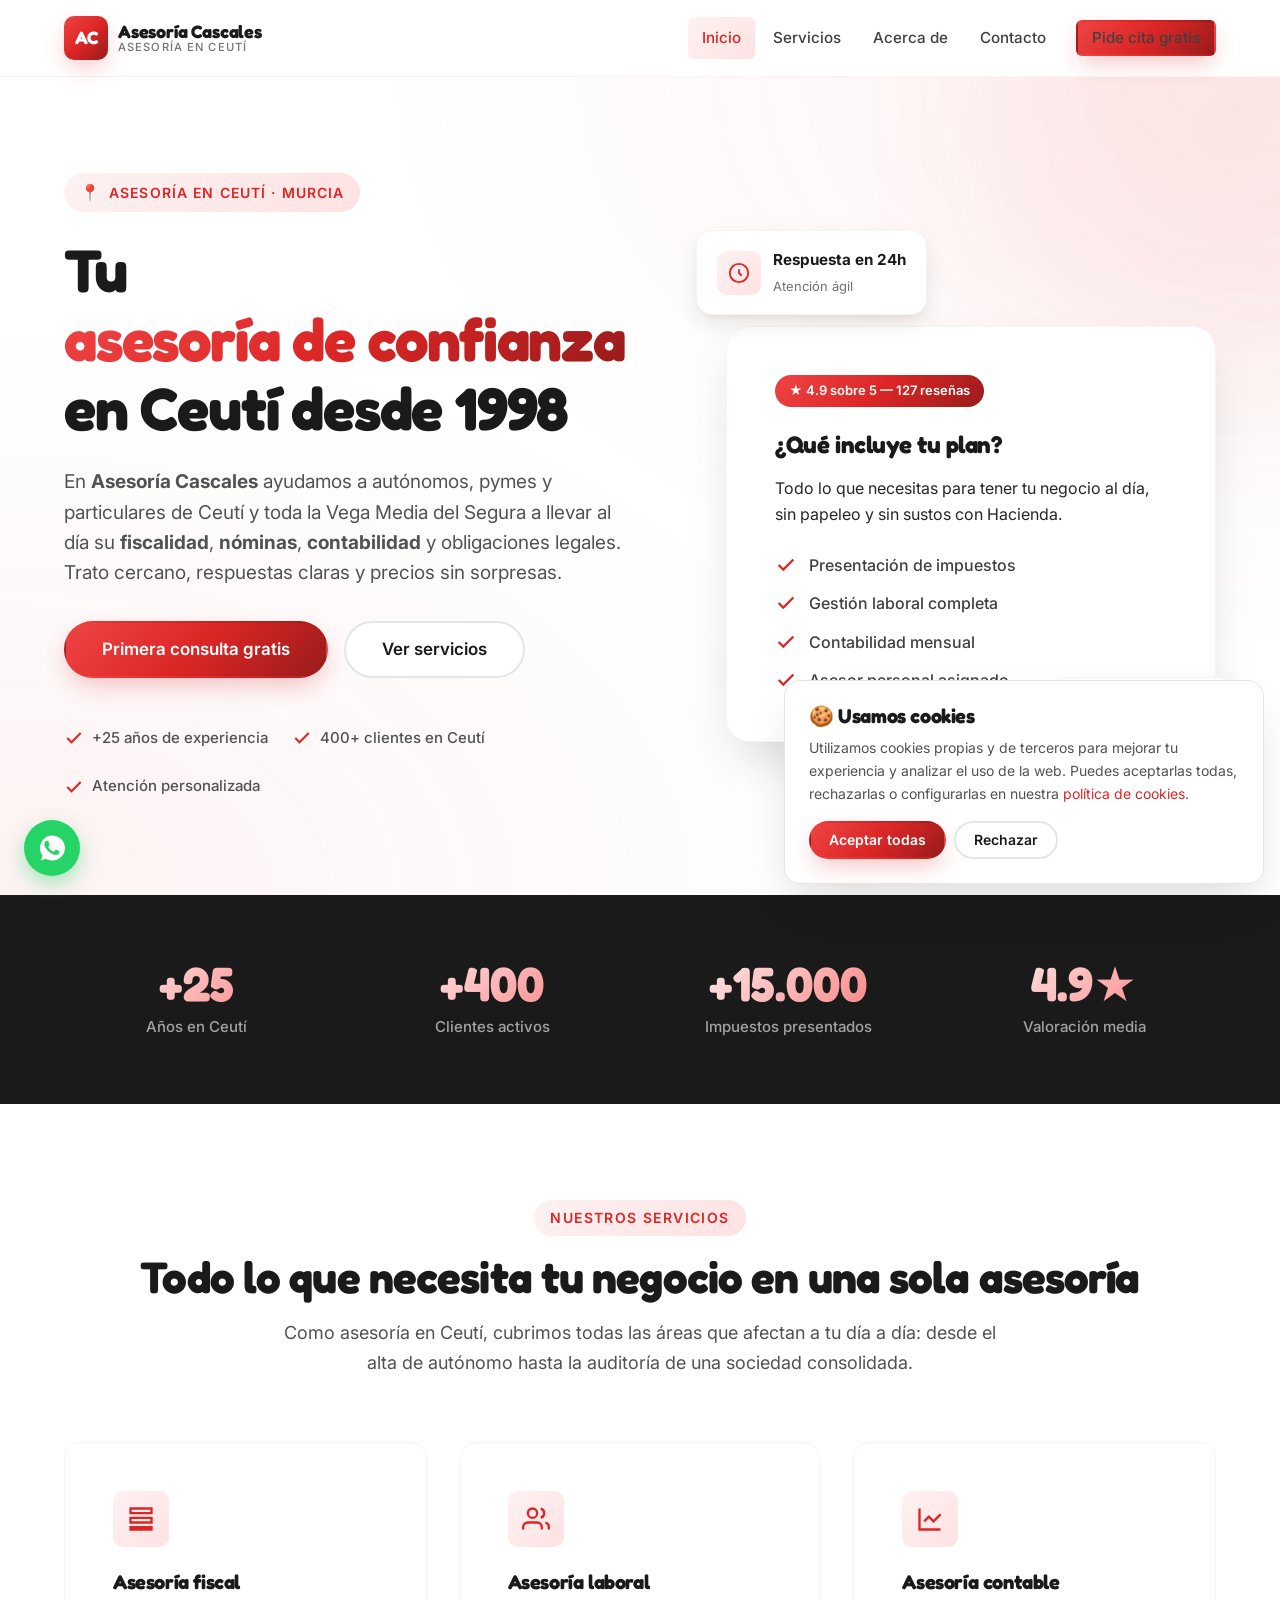
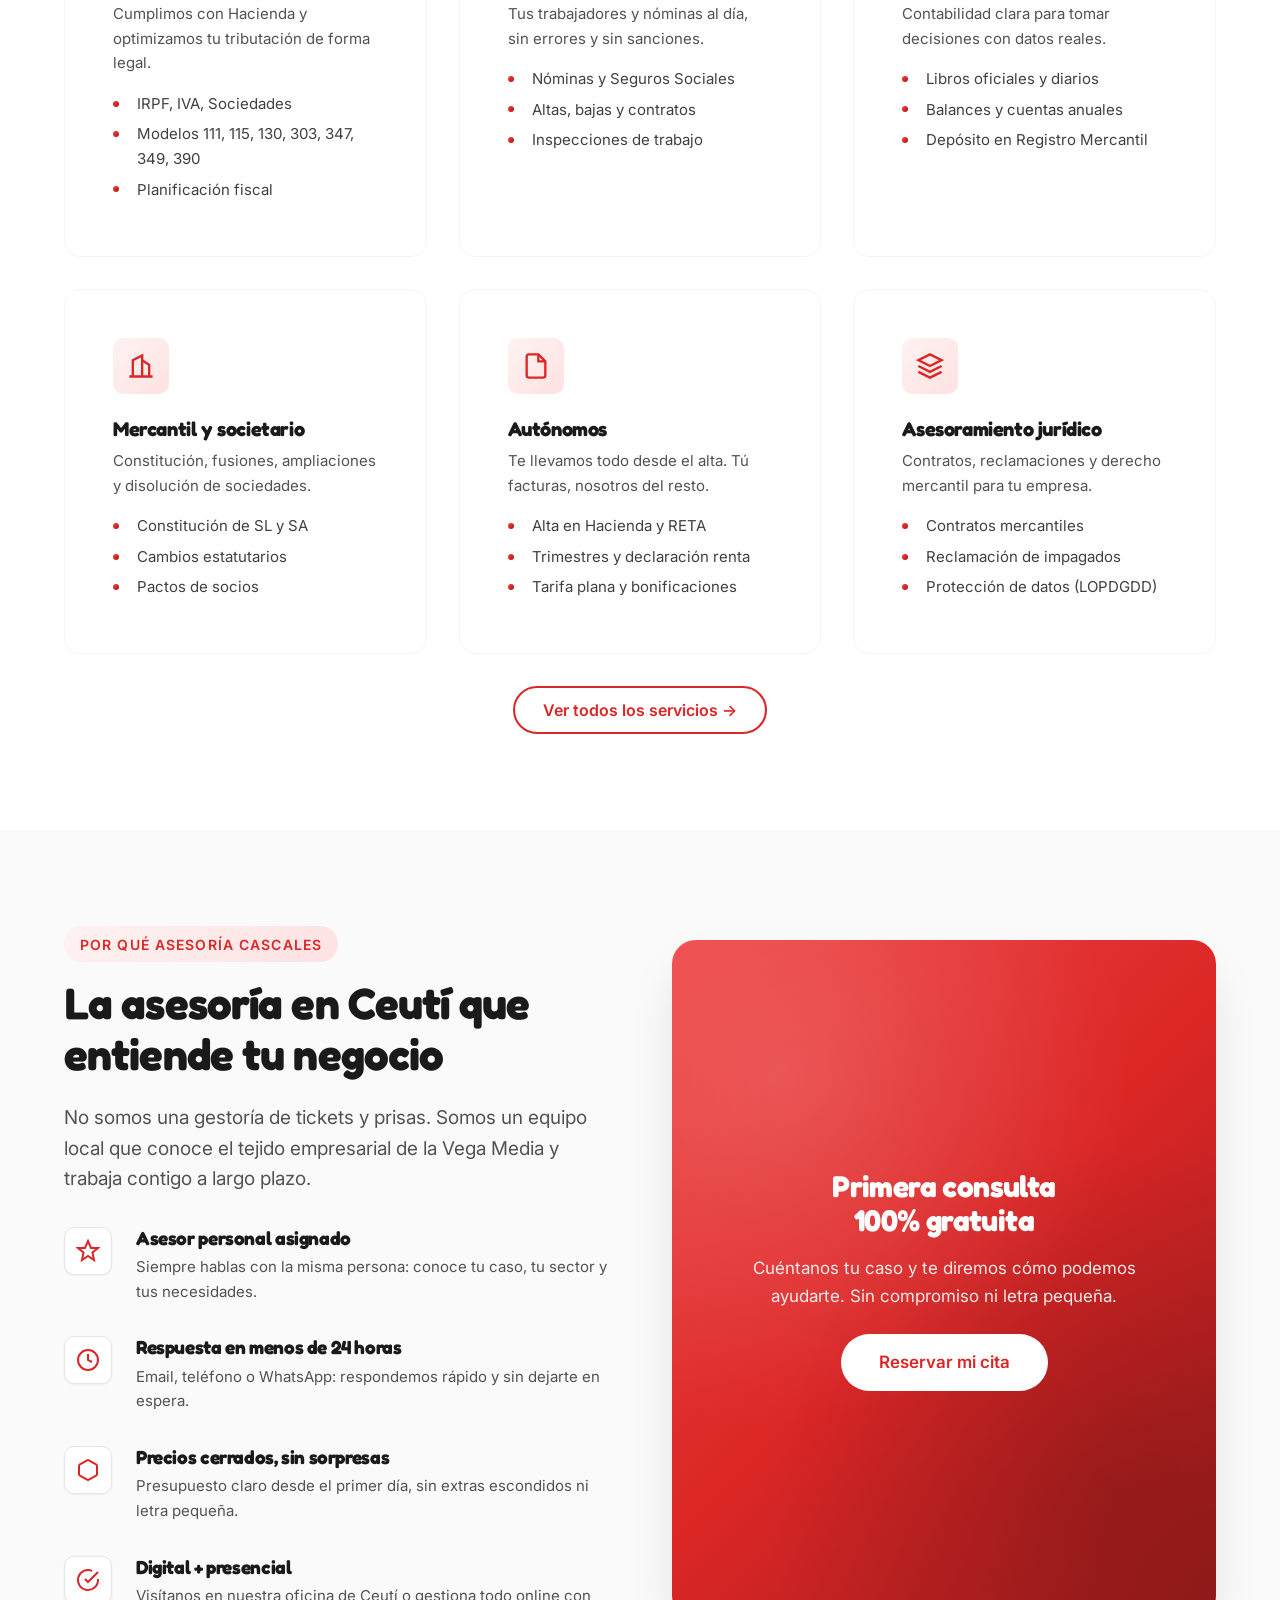
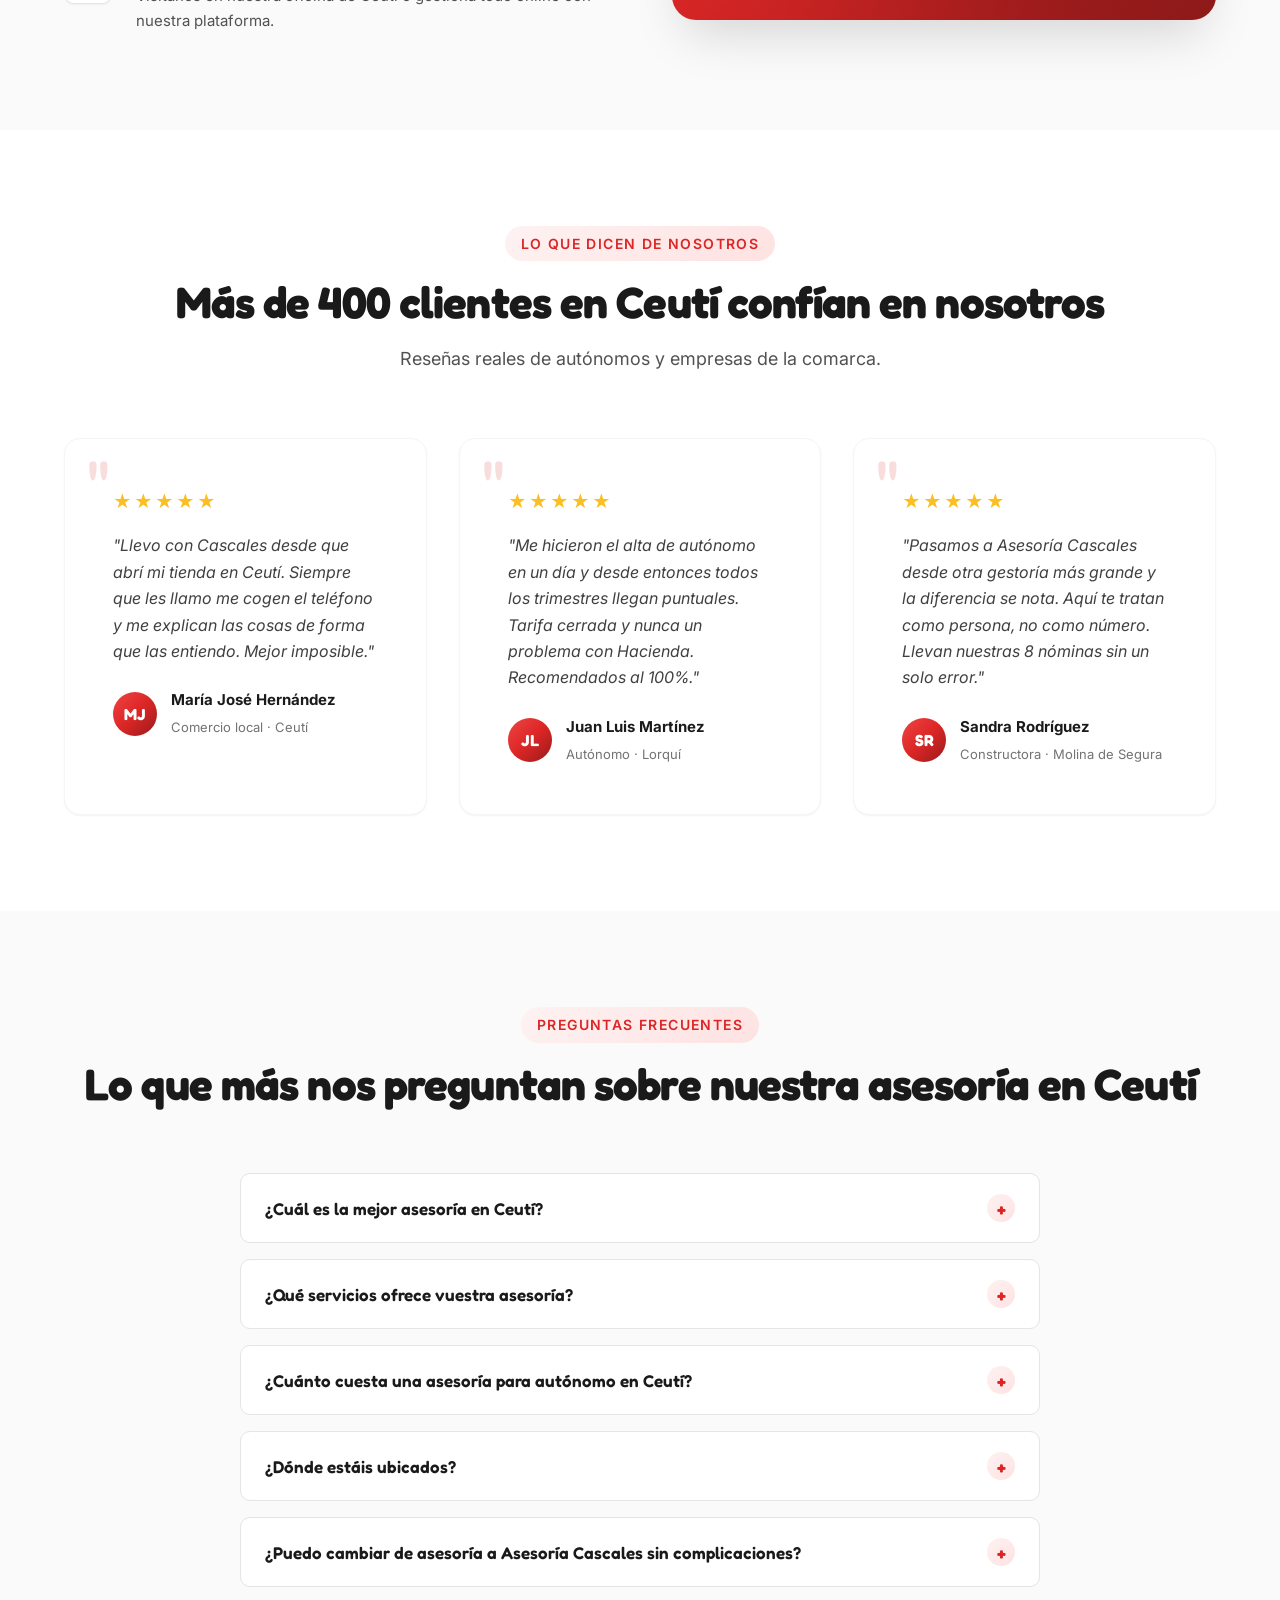
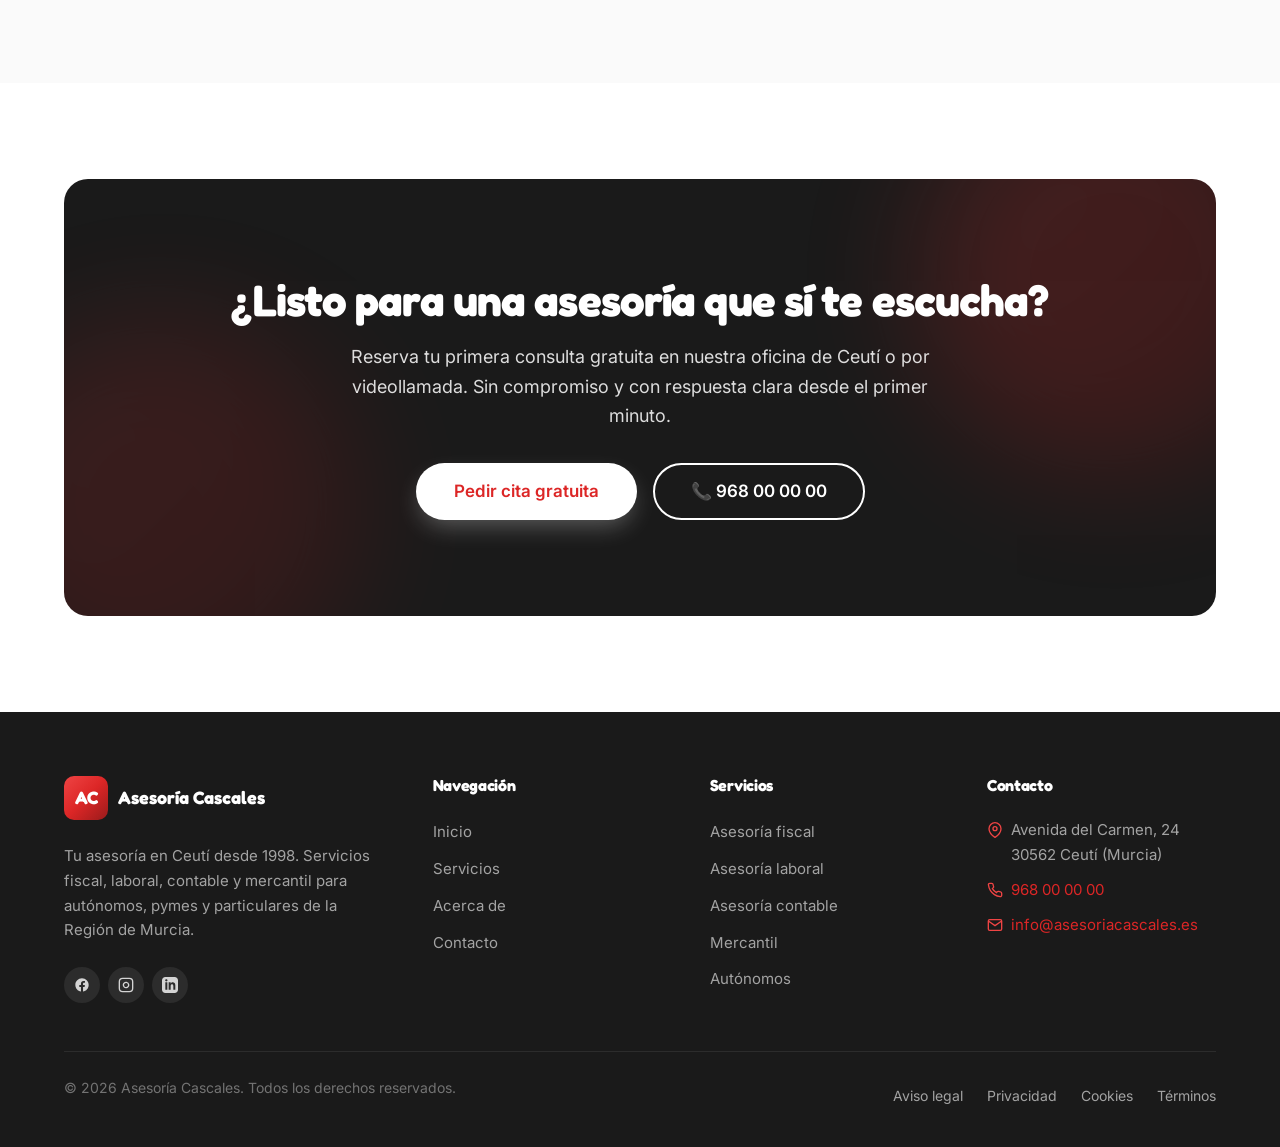
<file: index.html>
<!DOCTYPE html>
<html lang="es">
<head>
    <meta charset="UTF-8">
    <meta name="viewport" content="width=device-width, initial-scale=1.0">

    <!-- ============ SEO PRIMARIO ============ -->
    <title>Asesoría en Ceutí | Asesoría Cascales — Fiscal, Laboral y Contable</title>
    <meta name="description" content="Asesoría Cascales es la asesoría en Ceutí (Murcia) de referencia para autónomos, pymes y particulares. Servicios fiscal, laboral, contable y mercantil con más de 25 años de experiencia. Pide tu primera consulta gratuita.">
    <meta name="keywords" content="asesoría en Ceutí, asesoría Ceutí, asesoría fiscal Ceutí, asesoría laboral Ceutí, asesoría contable Ceutí, gestoría Ceutí, asesor autónomos Ceutí, Asesoría Cascales, Murcia">
    <meta name="author" content="Asesoría Cascales">
    <meta name="robots" content="index, follow, max-image-preview:large">
    <meta name="geo.region" content="ES-MU">
    <meta name="geo.placename" content="Ceutí, Murcia">
    <meta name="geo.position" content="38.0833;-1.2833">
    <meta name="ICBM" content="38.0833, -1.2833">
    <link rel="canonical" href="https://www.asesoriacascales.es/">

    <!-- ============ OPEN GRAPH ============ -->
    <meta property="og:type" content="website">
    <meta property="og:locale" content="es_ES">
    <meta property="og:site_name" content="Asesoría Cascales">
    <meta property="og:title" content="Asesoría en Ceutí | Asesoría Cascales">
    <meta property="og:description" content="Asesoría fiscal, laboral y contable en Ceutí. Más de 25 años ayudando a autónomos y empresas de la comarca. Primera consulta gratuita.">
    <meta property="og:url" content="https://www.asesoriacascales.es/">
    <meta property="og:image" content="https://www.asesoriacascales.es/og-image.jpg">

    <!-- ============ TWITTER ============ -->
    <meta name="twitter:card" content="summary_large_image">
    <meta name="twitter:title" content="Asesoría en Ceutí | Asesoría Cascales">
    <meta name="twitter:description" content="Asesoría fiscal, laboral y contable en Ceutí (Murcia). Más de 25 años de experiencia.">

    <!-- ============ FAVICON ============ -->
    <link rel="icon" type="image/svg+xml" href="data:image/svg+xml,%3Csvg xmlns='http://www.w3.org/2000/svg' viewBox='0 0 100 100'%3E%3Crect width='100' height='100' rx='20' fill='%23dc2626'/%3E%3Ctext x='50' y='68' font-family='Fredoka,sans-serif' font-size='52' font-weight='700' fill='white' text-anchor='middle'%3EAC%3C/text%3E%3C/svg%3E">

    <!-- ============ ESTILOS ============ -->
    <link rel="stylesheet" href="css/styles.css">

    <!-- ============ SCHEMA.ORG: LOCAL BUSINESS ============ -->
    <script type="application/ld+json">
    {
        "@context": "https://schema.org",
        "@type": "AccountingService",
        "@id": "https://www.asesoriacascales.es/#business",
        "name": "Asesoría Cascales",
        "alternateName": "Asesoría en Ceutí",
        "description": "Asesoría fiscal, laboral, contable y mercantil en Ceutí (Murcia). Servicios profesionales para autónomos, pymes y particulares.",
        "url": "https://www.asesoriacascales.es/",
        "telephone": "+34968000000",
        "email": "info@asesoriacascales.es",
        "image": "https://www.asesoriacascales.es/logo.jpg",
        "priceRange": "€€",
        "address": {
            "@type": "PostalAddress",
            "streetAddress": "Avenida del Carmen, 24",
            "addressLocality": "Ceutí",
            "addressRegion": "Murcia",
            "postalCode": "30562",
            "addressCountry": "ES"
        },
        "geo": {
            "@type": "GeoCoordinates",
            "latitude": 38.0833,
            "longitude": -1.2833
        },
        "openingHoursSpecification": [
            {
                "@type": "OpeningHoursSpecification",
                "dayOfWeek": ["Monday", "Tuesday", "Wednesday", "Thursday", "Friday"],
                "opens": "09:00",
                "closes": "14:00"
            },
            {
                "@type": "OpeningHoursSpecification",
                "dayOfWeek": ["Monday", "Tuesday", "Wednesday", "Thursday"],
                "opens": "17:00",
                "closes": "19:30"
            }
        ],
        "areaServed": [
            { "@type": "City", "name": "Ceutí" },
            { "@type": "City", "name": "Lorquí" },
            { "@type": "City", "name": "Las Torres de Cotillas" },
            { "@type": "City", "name": "Molina de Segura" },
            { "@type": "City", "name": "Alguazas" },
            { "@type": "City", "name": "Archena" },
            { "@type": "AdministrativeArea", "name": "Región de Murcia" }
        ],
        "serviceType": [
            "Asesoría fiscal",
            "Asesoría laboral",
            "Asesoría contable",
            "Asesoría mercantil",
            "Asesoramiento jurídico",
            "Gestión de autónomos",
            "Constitución de sociedades"
        ],
        "aggregateRating": {
            "@type": "AggregateRating",
            "ratingValue": "4.9",
            "reviewCount": "127"
        }
    }
    </script>

    <!-- ============ SCHEMA.ORG: ORGANIZATION ============ -->
    <script type="application/ld+json">
    {
        "@context": "https://schema.org",
        "@type": "Organization",
        "name": "Asesoría Cascales",
        "url": "https://www.asesoriacascales.es/",
        "logo": "https://www.asesoriacascales.es/logo.jpg",
        "sameAs": [
            "https://www.facebook.com/asesoriacascales",
            "https://www.instagram.com/asesoriacascales",
            "https://www.linkedin.com/company/asesoriacascales"
        ],
        "contactPoint": {
            "@type": "ContactPoint",
            "telephone": "+34968000000",
            "contactType": "customer service",
            "areaServed": "ES",
            "availableLanguage": ["Spanish"]
        }
    }
    </script>

    <!-- ============ SCHEMA.ORG: FAQ ============ -->
    <script type="application/ld+json">
    {
        "@context": "https://schema.org",
        "@type": "FAQPage",
        "mainEntity": [
            {
                "@type": "Question",
                "name": "¿Cuál es la mejor asesoría en Ceutí?",
                "acceptedAnswer": {
                    "@type": "Answer",
                    "text": "Asesoría Cascales es una de las asesorías de referencia en Ceutí, con más de 25 años de experiencia ayudando a autónomos, pymes y particulares de la Vega Media del Segura. Ofrecemos servicios fiscales, laborales, contables y mercantiles, con atención personalizada y trato cercano."
                }
            },
            {
                "@type": "Question",
                "name": "¿Qué servicios ofrece una asesoría en Ceutí?",
                "acceptedAnswer": {
                    "@type": "Answer",
                    "text": "En Asesoría Cascales en Ceutí ofrecemos: asesoría fiscal (IRPF, IVA, Impuesto de Sociedades), asesoría laboral (nóminas, contratos, Seguridad Social), asesoría contable (libros, balances, cuentas anuales), asesoría mercantil (constitución y disolución de sociedades) y asesoramiento jurídico empresarial."
                }
            },
            {
                "@type": "Question",
                "name": "¿Cuánto cuesta una asesoría en Ceutí para autónomos?",
                "acceptedAnswer": {
                    "@type": "Answer",
                    "text": "Las cuotas para autónomos en Asesoría Cascales (Ceutí) parten desde aproximadamente 60 €/mes en función del volumen de facturación y la complejidad del caso. Ofrecemos una primera consulta gratuita y sin compromiso para estudiar tu situación y elaborar un presupuesto a medida."
                }
            },
            {
                "@type": "Question",
                "name": "¿Dónde está Asesoría Cascales en Ceutí?",
                "acceptedAnswer": {
                    "@type": "Answer",
                    "text": "Asesoría Cascales se encuentra en la Avenida del Carmen, 24, en pleno centro de Ceutí (Murcia, 30562). Atendemos también a empresas y autónomos de Lorquí, Alguazas, Las Torres de Cotillas, Archena y Molina de Segura."
                }
            }
        ]
    }
    </script>
</head>
<body>

    <!-- ============ HEADER ============ -->
    <header class="site-header" role="banner">
        <nav class="nav" aria-label="Navegación principal">
            <a class="brand" href="index.html" aria-label="Asesoría Cascales — Inicio">
                <span class="brand-mark" aria-hidden="true">AC</span>
                <span class="brand-text">
                    <span class="brand-name">Asesoría Cascales</span>
                    <span class="brand-tagline">Asesoría en Ceutí</span>
                </span>
            </a>

            <ul class="nav-menu" id="nav-menu">
                <li><a href="index.html">Inicio</a></li>
                <li><a href="servicios.html">Servicios</a></li>
                <li><a href="acerca-de.html">Acerca de</a></li>
                <li><a href="contacto.html">Contacto</a></li>
                <li><a class="btn btn-primary nav-cta" href="contacto.html">Pide cita gratis</a></li>
            </ul>

            <button class="nav-toggle" aria-label="Abrir menú" aria-controls="nav-menu" aria-expanded="false">
                <span></span><span></span><span></span>
            </button>
        </nav>
    </header>

    <main>

        <!-- ============ HERO ============ -->
        <section class="hero" aria-labelledby="hero-title">
            <div class="container">
                <div class="hero-grid">
                    <div class="hero-content">
                        <span class="eyebrow">Asesoría en Ceutí · Murcia</span>
                        <h1 id="hero-title">
                            Tu <span class="text-accent">asesoría de confianza</span> en Ceutí desde 1998
                        </h1>
                        <p class="hero-lead">
                            En <strong>Asesoría Cascales</strong> ayudamos a autónomos, pymes y
                            particulares de Ceutí y toda la Vega Media del Segura a llevar al día
                            su <strong>fiscalidad</strong>, <strong>nóminas</strong>, <strong>contabilidad</strong>
                            y obligaciones legales. Trato cercano, respuestas claras y precios sin sorpresas.
                        </p>
                        <div class="hero-actions">
                            <a class="btn btn-primary btn-large" href="contacto.html">
                                Primera consulta gratis
                            </a>
                            <a class="btn btn-secondary btn-large" href="servicios.html">
                                Ver servicios
                            </a>
                        </div>

                        <div class="hero-trust">
                            <div class="hero-trust-item">
                                <svg viewBox="0 0 24 24" fill="none" stroke="currentColor" stroke-width="2.5"><path d="M20 6L9 17l-5-5"/></svg>
                                +25 años de experiencia
                            </div>
                            <div class="hero-trust-item">
                                <svg viewBox="0 0 24 24" fill="none" stroke="currentColor" stroke-width="2.5"><path d="M20 6L9 17l-5-5"/></svg>
                                400+ clientes en Ceutí
                            </div>
                            <div class="hero-trust-item">
                                <svg viewBox="0 0 24 24" fill="none" stroke="currentColor" stroke-width="2.5"><path d="M20 6L9 17l-5-5"/></svg>
                                Atención personalizada
                            </div>
                        </div>
                    </div>

                    <div class="hero-visual">
                        <div class="hero-card">
                            <span class="hero-card-badge">★ 4.9 sobre 5 — 127 reseñas</span>
                            <h3>¿Qué incluye tu plan?</h3>
                            <p>Todo lo que necesitas para tener tu negocio al día, sin papeleo y sin sustos con Hacienda.</p>
                            <ul class="hero-card-list">
                                <li>
                                    <svg viewBox="0 0 24 24" fill="none" stroke="currentColor" stroke-width="2.5"><path d="M20 6L9 17l-5-5"/></svg>
                                    Presentación de impuestos
                                </li>
                                <li>
                                    <svg viewBox="0 0 24 24" fill="none" stroke="currentColor" stroke-width="2.5"><path d="M20 6L9 17l-5-5"/></svg>
                                    Gestión laboral completa
                                </li>
                                <li>
                                    <svg viewBox="0 0 24 24" fill="none" stroke="currentColor" stroke-width="2.5"><path d="M20 6L9 17l-5-5"/></svg>
                                    Contabilidad mensual
                                </li>
                                <li>
                                    <svg viewBox="0 0 24 24" fill="none" stroke="currentColor" stroke-width="2.5"><path d="M20 6L9 17l-5-5"/></svg>
                                    Asesor personal asignado
                                </li>
                            </ul>
                        </div>

                        <div class="hero-floating hero-floating-1">
                            <div class="hero-floating-icon">
                                <svg viewBox="0 0 24 24" fill="none" stroke="currentColor" stroke-width="2"><path d="M12 8v4l3 3"/><circle cx="12" cy="12" r="10"/></svg>
                            </div>
                            <div>
                                <strong>Respuesta en 24h</strong>
                                <span>Atención ágil</span>
                            </div>
                        </div>

                        <div class="hero-floating hero-floating-2">
                            <div class="hero-floating-icon">
                                <svg viewBox="0 0 24 24" fill="none" stroke="currentColor" stroke-width="2"><path d="M12 22s8-4 8-10V5l-8-3-8 3v7c0 6 8 10 8 10z"/></svg>
                            </div>
                            <div>
                                <strong>100% legal</strong>
                                <span>Sin sorpresas</span>
                            </div>
                        </div>
                    </div>
                </div>
            </div>
        </section>

        <!-- ============ STATS ============ -->
        <section class="stats" aria-label="Datos clave de Asesoría Cascales en Ceutí">
            <div class="container">
                <div class="stats-grid">
                    <div>
                        <div class="stat-number">+25</div>
                        <div class="stat-label">Años en Ceutí</div>
                    </div>
                    <div>
                        <div class="stat-number">+400</div>
                        <div class="stat-label">Clientes activos</div>
                    </div>
                    <div>
                        <div class="stat-number">+15.000</div>
                        <div class="stat-label">Impuestos presentados</div>
                    </div>
                    <div>
                        <div class="stat-number">4.9★</div>
                        <div class="stat-label">Valoración media</div>
                    </div>
                </div>
            </div>
        </section>

        <!-- ============ SERVICIOS ============ -->
        <section id="servicios" aria-labelledby="servicios-title">
            <div class="container">
                <div class="section-title reveal">
                    <span class="eyebrow">Nuestros servicios</span>
                    <h2 id="servicios-title">Todo lo que necesita tu negocio en una sola asesoría</h2>
                    <p>Como asesoría en Ceutí, cubrimos todas las áreas que afectan a tu día a día: desde el alta de autónomo hasta la auditoría de una sociedad consolidada.</p>
                </div>

                <div class="services-grid">
                    <article class="service-card reveal">
                        <div class="service-icon">
                            <svg viewBox="0 0 24 24" fill="none" stroke="currentColor" stroke-width="2"><path d="M3 3h18v4H3zM3 11h18v4H3zM3 19h18v2H3z"/></svg>
                        </div>
                        <h3>Asesoría fiscal</h3>
                        <p>Cumplimos con Hacienda y optimizamos tu tributación de forma legal.</p>
                        <ul>
                            <li>IRPF, IVA, Sociedades</li>
                            <li>Modelos 111, 115, 130, 303, 347, 349, 390</li>
                            <li>Planificación fiscal</li>
                        </ul>
                    </article>

                    <article class="service-card reveal">
                        <div class="service-icon">
                            <svg viewBox="0 0 24 24" fill="none" stroke="currentColor" stroke-width="2"><path d="M17 21v-2a4 4 0 0 0-4-4H5a4 4 0 0 0-4 4v2"/><circle cx="9" cy="7" r="4"/><path d="M23 21v-2a4 4 0 0 0-3-3.87"/><path d="M16 3.13a4 4 0 0 1 0 7.75"/></svg>
                        </div>
                        <h3>Asesoría laboral</h3>
                        <p>Tus trabajadores y nóminas al día, sin errores y sin sanciones.</p>
                        <ul>
                            <li>Nóminas y Seguros Sociales</li>
                            <li>Altas, bajas y contratos</li>
                            <li>Inspecciones de trabajo</li>
                        </ul>
                    </article>

                    <article class="service-card reveal">
                        <div class="service-icon">
                            <svg viewBox="0 0 24 24" fill="none" stroke="currentColor" stroke-width="2"><path d="M3 3v18h18"/><path d="M7 14l4-4 4 4 6-6"/></svg>
                        </div>
                        <h3>Asesoría contable</h3>
                        <p>Contabilidad clara para tomar decisiones con datos reales.</p>
                        <ul>
                            <li>Libros oficiales y diarios</li>
                            <li>Balances y cuentas anuales</li>
                            <li>Depósito en Registro Mercantil</li>
                        </ul>
                    </article>

                    <article class="service-card reveal">
                        <div class="service-icon">
                            <svg viewBox="0 0 24 24" fill="none" stroke="currentColor" stroke-width="2"><path d="M2 21h20"/><path d="M5 21V7l8-4v18"/><path d="M19 21V11l-6-4"/></svg>
                        </div>
                        <h3>Mercantil y societario</h3>
                        <p>Constitución, fusiones, ampliaciones y disolución de sociedades.</p>
                        <ul>
                            <li>Constitución de SL y SA</li>
                            <li>Cambios estatutarios</li>
                            <li>Pactos de socios</li>
                        </ul>
                    </article>

                    <article class="service-card reveal">
                        <div class="service-icon">
                            <svg viewBox="0 0 24 24" fill="none" stroke="currentColor" stroke-width="2"><path d="M14 2H6a2 2 0 0 0-2 2v16a2 2 0 0 0 2 2h12a2 2 0 0 0 2-2V8z"/><polyline points="14 2 14 8 20 8"/></svg>
                        </div>
                        <h3>Autónomos</h3>
                        <p>Te llevamos todo desde el alta. Tú facturas, nosotros del resto.</p>
                        <ul>
                            <li>Alta en Hacienda y RETA</li>
                            <li>Trimestres y declaración renta</li>
                            <li>Tarifa plana y bonificaciones</li>
                        </ul>
                    </article>

                    <article class="service-card reveal">
                        <div class="service-icon">
                            <svg viewBox="0 0 24 24" fill="none" stroke="currentColor" stroke-width="2"><path d="M12 2L2 7l10 5 10-5-10-5z"/><path d="M2 17l10 5 10-5"/><path d="M2 12l10 5 10-5"/></svg>
                        </div>
                        <h3>Asesoramiento jurídico</h3>
                        <p>Contratos, reclamaciones y derecho mercantil para tu empresa.</p>
                        <ul>
                            <li>Contratos mercantiles</li>
                            <li>Reclamación de impagados</li>
                            <li>Protección de datos (LOPDGDD)</li>
                        </ul>
                    </article>
                </div>

                <div class="text-center mt-lg">
                    <a class="btn btn-outline" href="servicios.html">Ver todos los servicios →</a>
                </div>
            </div>
        </section>

        <!-- ============ POR QUÉ ELEGIRNOS ============ -->
        <section class="why-section" aria-labelledby="why-title">
            <div class="container">
                <div class="why-grid">
                    <div class="reveal">
                        <span class="eyebrow" style="display:inline-block;font-size:.875rem;font-weight:600;color:var(--color-red);background:var(--gradient-red-soft);padding:.4rem 1rem;border-radius:9999px;margin-bottom:1rem;text-transform:uppercase;letter-spacing:.08em">Por qué Asesoría Cascales</span>
                        <h2 id="why-title">La asesoría en Ceutí que entiende tu negocio</h2>
                        <p class="hero-lead">
                            No somos una gestoría de tickets y prisas. Somos un equipo local que conoce
                            el tejido empresarial de la Vega Media y trabaja contigo a largo plazo.
                        </p>

                        <div class="why-features mt-lg">
                            <div class="why-feature">
                                <div class="why-feature-icon">
                                    <svg viewBox="0 0 24 24" fill="none" stroke="currentColor" stroke-width="2"><path d="M12 2l3 7h7l-5.5 4.5L18 21l-6-4-6 4 1.5-7.5L2 9h7z"/></svg>
                                </div>
                                <div>
                                    <h4>Asesor personal asignado</h4>
                                    <p>Siempre hablas con la misma persona: conoce tu caso, tu sector y tus necesidades.</p>
                                </div>
                            </div>
                            <div class="why-feature">
                                <div class="why-feature-icon">
                                    <svg viewBox="0 0 24 24" fill="none" stroke="currentColor" stroke-width="2"><circle cx="12" cy="12" r="10"/><polyline points="12 6 12 12 16 14"/></svg>
                                </div>
                                <div>
                                    <h4>Respuesta en menos de 24 horas</h4>
                                    <p>Email, teléfono o WhatsApp: respondemos rápido y sin dejarte en espera.</p>
                                </div>
                            </div>
                            <div class="why-feature">
                                <div class="why-feature-icon">
                                    <svg viewBox="0 0 24 24" fill="none" stroke="currentColor" stroke-width="2"><path d="M21 16V8a2 2 0 0 0-1-1.73l-7-4a2 2 0 0 0-2 0l-7 4A2 2 0 0 0 3 8v8a2 2 0 0 0 1 1.73l7 4a2 2 0 0 0 2 0l7-4A2 2 0 0 0 21 16z"/></svg>
                                </div>
                                <div>
                                    <h4>Precios cerrados, sin sorpresas</h4>
                                    <p>Presupuesto claro desde el primer día, sin extras escondidos ni letra pequeña.</p>
                                </div>
                            </div>
                            <div class="why-feature">
                                <div class="why-feature-icon">
                                    <svg viewBox="0 0 24 24" fill="none" stroke="currentColor" stroke-width="2"><path d="M22 11.08V12a10 10 0 1 1-5.93-9.14"/><polyline points="22 4 12 14.01 9 11.01"/></svg>
                                </div>
                                <div>
                                    <h4>Digital + presencial</h4>
                                    <p>Visítanos en nuestra oficina de Ceutí o gestiona todo online con nuestra plataforma.</p>
                                </div>
                            </div>
                        </div>
                    </div>

                    <div class="why-image reveal">
                        <div class="why-image-inner">
                            <h3>Primera consulta<br>100% gratuita</h3>
                            <p>Cuéntanos tu caso y te diremos cómo podemos ayudarte. Sin compromiso ni letra pequeña.</p>
                            <a class="btn btn-large" href="contacto.html">Reservar mi cita</a>
                        </div>
                    </div>
                </div>
            </div>
        </section>

        <!-- ============ TESTIMONIOS ============ -->
        <section aria-labelledby="testimonios-title">
            <div class="container">
                <div class="section-title reveal">
                    <span class="eyebrow">Lo que dicen de nosotros</span>
                    <h2 id="testimonios-title">Más de 400 clientes en Ceutí confían en nosotros</h2>
                    <p>Reseñas reales de autónomos y empresas de la comarca.</p>
                </div>

                <div class="testimonials-grid">
                    <article class="testimonial-card reveal">
                        <div class="testimonial-stars">★★★★★</div>
                        <p class="testimonial-text">"Llevo con Cascales desde que abrí mi tienda en Ceutí. Siempre que les llamo me cogen el teléfono y me explican las cosas de forma que las entiendo. Mejor imposible."</p>
                        <div class="testimonial-author">
                            <div class="testimonial-avatar">MJ</div>
                            <div>
                                <strong>María José Hernández</strong>
                                <span>Comercio local · Ceutí</span>
                            </div>
                        </div>
                    </article>

                    <article class="testimonial-card reveal">
                        <div class="testimonial-stars">★★★★★</div>
                        <p class="testimonial-text">"Me hicieron el alta de autónomo en un día y desde entonces todos los trimestres llegan puntuales. Tarifa cerrada y nunca un problema con Hacienda. Recomendados al 100%."</p>
                        <div class="testimonial-author">
                            <div class="testimonial-avatar">JL</div>
                            <div>
                                <strong>Juan Luis Martínez</strong>
                                <span>Autónomo · Lorquí</span>
                            </div>
                        </div>
                    </article>

                    <article class="testimonial-card reveal">
                        <div class="testimonial-stars">★★★★★</div>
                        <p class="testimonial-text">"Pasamos a Asesoría Cascales desde otra gestoría más grande y la diferencia se nota. Aquí te tratan como persona, no como número. Llevan nuestras 8 nóminas sin un solo error."</p>
                        <div class="testimonial-author">
                            <div class="testimonial-avatar">SR</div>
                            <div>
                                <strong>Sandra Rodríguez</strong>
                                <span>Constructora · Molina de Segura</span>
                            </div>
                        </div>
                    </article>
                </div>
            </div>
        </section>

        <!-- ============ FAQ ============ -->
        <section class="why-section" aria-labelledby="faq-title">
            <div class="container">
                <div class="section-title reveal">
                    <span class="eyebrow">Preguntas frecuentes</span>
                    <h2 id="faq-title">Lo que más nos preguntan sobre nuestra asesoría en Ceutí</h2>
                </div>

                <div class="faq-list">
                    <div class="faq-item">
                        <button class="faq-question" aria-expanded="false">
                            ¿Cuál es la mejor asesoría en Ceutí?
                            <span class="faq-icon" aria-hidden="true">+</span>
                        </button>
                        <div class="faq-answer">
                            <div class="faq-answer-inner">
                                <p>Asesoría Cascales es una de las asesorías de referencia en Ceutí, con más de 25 años ayudando a autónomos, pymes y particulares de la Vega Media del Segura. Ofrecemos servicios fiscales, laborales, contables y mercantiles con un trato cercano y atención personalizada.</p>
                            </div>
                        </div>
                    </div>

                    <div class="faq-item">
                        <button class="faq-question" aria-expanded="false">
                            ¿Qué servicios ofrece vuestra asesoría?
                            <span class="faq-icon" aria-hidden="true">+</span>
                        </button>
                        <div class="faq-answer">
                            <div class="faq-answer-inner">
                                <p>Ofrecemos asesoría <strong>fiscal</strong> (IRPF, IVA, Impuesto de Sociedades), <strong>laboral</strong> (nóminas, contratos, Seguridad Social), <strong>contable</strong> (libros, balances, cuentas anuales), <strong>mercantil</strong> (constitución y disolución de sociedades) y <strong>asesoramiento jurídico</strong> empresarial.</p>
                            </div>
                        </div>
                    </div>

                    <div class="faq-item">
                        <button class="faq-question" aria-expanded="false">
                            ¿Cuánto cuesta una asesoría para autónomo en Ceutí?
                            <span class="faq-icon" aria-hidden="true">+</span>
                        </button>
                        <div class="faq-answer">
                            <div class="faq-answer-inner">
                                <p>Nuestras tarifas para autónomos parten desde aproximadamente <strong>60 €/mes</strong>, en función del volumen de facturación y la complejidad del caso. Te ofrecemos una primera consulta gratuita y sin compromiso para estudiar tu situación y darte un presupuesto a medida.</p>
                            </div>
                        </div>
                    </div>

                    <div class="faq-item">
                        <button class="faq-question" aria-expanded="false">
                            ¿Dónde estáis ubicados?
                            <span class="faq-icon" aria-hidden="true">+</span>
                        </button>
                        <div class="faq-answer">
                            <div class="faq-answer-inner">
                                <p>Nuestra oficina se encuentra en la <strong>Avenida del Carmen, 24, en Ceutí (Murcia, 30562)</strong>. Atendemos también a empresas y autónomos de Lorquí, Alguazas, Las Torres de Cotillas, Archena, Molina de Segura y resto de la Región de Murcia.</p>
                            </div>
                        </div>
                    </div>

                    <div class="faq-item">
                        <button class="faq-question" aria-expanded="false">
                            ¿Puedo cambiar de asesoría a Asesoría Cascales sin complicaciones?
                            <span class="faq-icon" aria-hidden="true">+</span>
                        </button>
                        <div class="faq-answer">
                            <div class="faq-answer-inner">
                                <p>Sí, totalmente. Nos encargamos de pedir tus datos a tu antigua asesoría y hacer el traspaso de forma transparente. Tú no tienes que preocuparte de nada y no se interrumpe ningún trámite ni declaración.</p>
                            </div>
                        </div>
                    </div>
                </div>
            </div>
        </section>

        <!-- ============ CTA FINAL ============ -->
        <section>
            <div class="container">
                <div class="cta-block reveal">
                    <h2>¿Listo para una asesoría que sí te escucha?</h2>
                    <p>Reserva tu primera consulta gratuita en nuestra oficina de Ceutí o por videollamada. Sin compromiso y con respuesta clara desde el primer minuto.</p>
                    <div class="cta-actions">
                        <a class="btn btn-primary btn-large" href="contacto.html">Pedir cita gratuita</a>
                        <a class="btn btn-outline btn-large" href="tel:+34968000000" style="background:transparent;color:#fff;border-color:#fff">📞 968 00 00 00</a>
                    </div>
                </div>
            </div>
        </section>

    </main>

    <!-- ============ FOOTER ============ -->
    <footer class="site-footer" role="contentinfo">
        <div class="container">
            <div class="footer-grid">
                <div class="footer-about">
                    <div class="footer-brand">
                        <span class="brand-mark" aria-hidden="true">AC</span>
                        <span class="footer-brand-text">Asesoría Cascales</span>
                    </div>
                    <p>Tu asesoría en Ceutí desde 1998. Servicios fiscal, laboral, contable y mercantil para autónomos, pymes y particulares de la Región de Murcia.</p>
                    <div class="footer-social">
                        <a href="#" aria-label="Facebook" rel="noopener">
                            <svg viewBox="0 0 24 24" fill="currentColor"><path d="M22 12c0-5.52-4.48-10-10-10S2 6.48 2 12c0 5 3.66 9.13 8.44 9.88v-6.99H7.9V12h2.54V9.8c0-2.51 1.49-3.89 3.78-3.89 1.09 0 2.24.19 2.24.19v2.47h-1.26c-1.24 0-1.63.77-1.63 1.56V12h2.77l-.44 2.89h-2.33v6.99C18.34 21.13 22 17 22 12z"/></svg>
                        </a>
                        <a href="#" aria-label="Instagram" rel="noopener">
                            <svg viewBox="0 0 24 24" fill="none" stroke="currentColor" stroke-width="2"><rect x="2" y="2" width="20" height="20" rx="5"/><path d="M16 11.37A4 4 0 1 1 12.63 8 4 4 0 0 1 16 11.37z"/><line x1="17.5" y1="6.5" x2="17.51" y2="6.5"/></svg>
                        </a>
                        <a href="#" aria-label="LinkedIn" rel="noopener">
                            <svg viewBox="0 0 24 24" fill="currentColor"><path d="M19 0h-14C2.24 0 0 2.24 0 5v14c0 2.76 2.24 5 5 5h14c2.76 0 5-2.24 5-5V5c0-2.76-2.24-5-5-5zM8 19H5V8h3v11zM6.5 6.73c-.97 0-1.75-.79-1.75-1.76s.78-1.76 1.75-1.76 1.75.79 1.75 1.76-.78 1.76-1.75 1.76zM20 19h-3v-5.6c0-3.37-4-3.11-4 0V19h-3V8h3v1.77c1.4-2.59 7-2.78 7 2.48V19z"/></svg>
                        </a>
                    </div>
                </div>

                <div class="footer-col">
                    <h4>Navegación</h4>
                    <ul>
                        <li><a href="index.html">Inicio</a></li>
                        <li><a href="servicios.html">Servicios</a></li>
                        <li><a href="acerca-de.html">Acerca de</a></li>
                        <li><a href="contacto.html">Contacto</a></li>
                    </ul>
                </div>

                <div class="footer-col">
                    <h4>Servicios</h4>
                    <ul>
                        <li><a href="servicios.html#fiscal">Asesoría fiscal</a></li>
                        <li><a href="servicios.html#laboral">Asesoría laboral</a></li>
                        <li><a href="servicios.html#contable">Asesoría contable</a></li>
                        <li><a href="servicios.html#mercantil">Mercantil</a></li>
                        <li><a href="servicios.html#autonomos">Autónomos</a></li>
                    </ul>
                </div>

                <div class="footer-col">
                    <h4>Contacto</h4>
                    <div class="footer-contact-item">
                        <svg viewBox="0 0 24 24" fill="none" stroke="currentColor" stroke-width="2"><path d="M21 10c0 7-9 13-9 13s-9-6-9-13a9 9 0 0 1 18 0z"/><circle cx="12" cy="10" r="3"/></svg>
                        <span>Avenida del Carmen, 24<br>30562 Ceutí (Murcia)</span>
                    </div>
                    <div class="footer-contact-item">
                        <svg viewBox="0 0 24 24" fill="none" stroke="currentColor" stroke-width="2"><path d="M22 16.92v3a2 2 0 0 1-2.18 2 19.79 19.79 0 0 1-8.63-3.07 19.5 19.5 0 0 1-6-6 19.79 19.79 0 0 1-3.07-8.67A2 2 0 0 1 4.11 2h3a2 2 0 0 1 2 1.72 12.84 12.84 0 0 0 .7 2.81 2 2 0 0 1-.45 2.11L8.09 9.91a16 16 0 0 0 6 6l1.27-1.27a2 2 0 0 1 2.11-.45 12.84 12.84 0 0 0 2.81.7A2 2 0 0 1 22 16.92z"/></svg>
                        <a href="tel:+34968000000">968 00 00 00</a>
                    </div>
                    <div class="footer-contact-item">
                        <svg viewBox="0 0 24 24" fill="none" stroke="currentColor" stroke-width="2"><path d="M4 4h16c1.1 0 2 .9 2 2v12c0 1.1-.9 2-2 2H4c-1.1 0-2-.9-2-2V6c0-1.1.9-2 2-2z"/><polyline points="22,6 12,13 2,6"/></svg>
                        <a href="mailto:info@asesoriacascales.es">info@asesoriacascales.es</a>
                    </div>
                </div>
            </div>

            <div class="footer-bottom">
                <p>&copy; <span data-current-year>2026</span> Asesoría Cascales. Todos los derechos reservados.</p>
                <div class="footer-bottom-links">
                    <a href="aviso-legal.html">Aviso legal</a>
                    <a href="politica-privacidad.html">Privacidad</a>
                    <a href="politica-cookies.html">Cookies</a>
                    <a href="terminos-condiciones.html">Términos</a>
                </div>
            </div>
        </div>
    </footer>

    <!-- ============ BANNER COOKIES ============ -->
    <div class="cookie-banner" id="cookie-banner" role="dialog" aria-live="polite" aria-label="Aviso de cookies">
        <h4>🍪 Usamos cookies</h4>
        <p>Utilizamos cookies propias y de terceros para mejorar tu experiencia y analizar el uso de la web. Puedes aceptarlas todas, rechazarlas o configurarlas en nuestra <a href="politica-cookies.html">política de cookies</a>.</p>
        <div class="cookie-banner-actions">
            <button class="btn btn-primary" data-cookie-action="accept">Aceptar todas</button>
            <button class="btn btn-secondary" data-cookie-action="reject">Rechazar</button>
        </div>
    </div>

    <!-- ============ WHATSAPP FLOTANTE ============ -->
    <a class="whatsapp-float" href="https://wa.me/34968000000?text=Hola%2C%20me%20gustar%C3%ADa%20informaci%C3%B3n%20sobre%20vuestros%20servicios" target="_blank" rel="noopener" aria-label="Contactar por WhatsApp">
        <svg viewBox="0 0 24 24" fill="currentColor"><path d="M17.5 14.4c-.3-.2-1.8-.9-2.1-1-.3-.1-.5-.2-.7.2-.2.3-.8 1-.9 1.2-.2.2-.3.2-.6.1-.3-.2-1.3-.5-2.4-1.5-.9-.8-1.5-1.8-1.7-2.1-.2-.3 0-.5.1-.6.1-.1.3-.4.5-.6.2-.2.2-.3.3-.5.1-.2.1-.4 0-.6-.1-.2-.7-1.7-1-2.3-.3-.6-.5-.5-.7-.5h-.6c-.2 0-.5.1-.8.4-.3.3-1 1-1 2.5s1.1 2.9 1.2 3.1c.2.2 2.1 3.2 5.1 4.5.7.3 1.3.5 1.7.6.7.2 1.4.2 1.9.1.6-.1 1.8-.7 2-1.4.2-.7.2-1.3.2-1.4-.1-.1-.3-.2-.6-.3zM12 22a10 10 0 0 1-5.1-1.4L3 22l1.4-3.9A10 10 0 1 1 12 22z"/></svg>
    </a>

    <!-- ============ BACK TO TOP ============ -->
    <button class="back-to-top" aria-label="Volver arriba">
        <svg viewBox="0 0 24 24" fill="none" stroke="currentColor" stroke-width="2.5"><polyline points="18 15 12 9 6 15"/></svg>
    </button>

    <script src="js/main.js"></script>
</body>
</html>
</file>
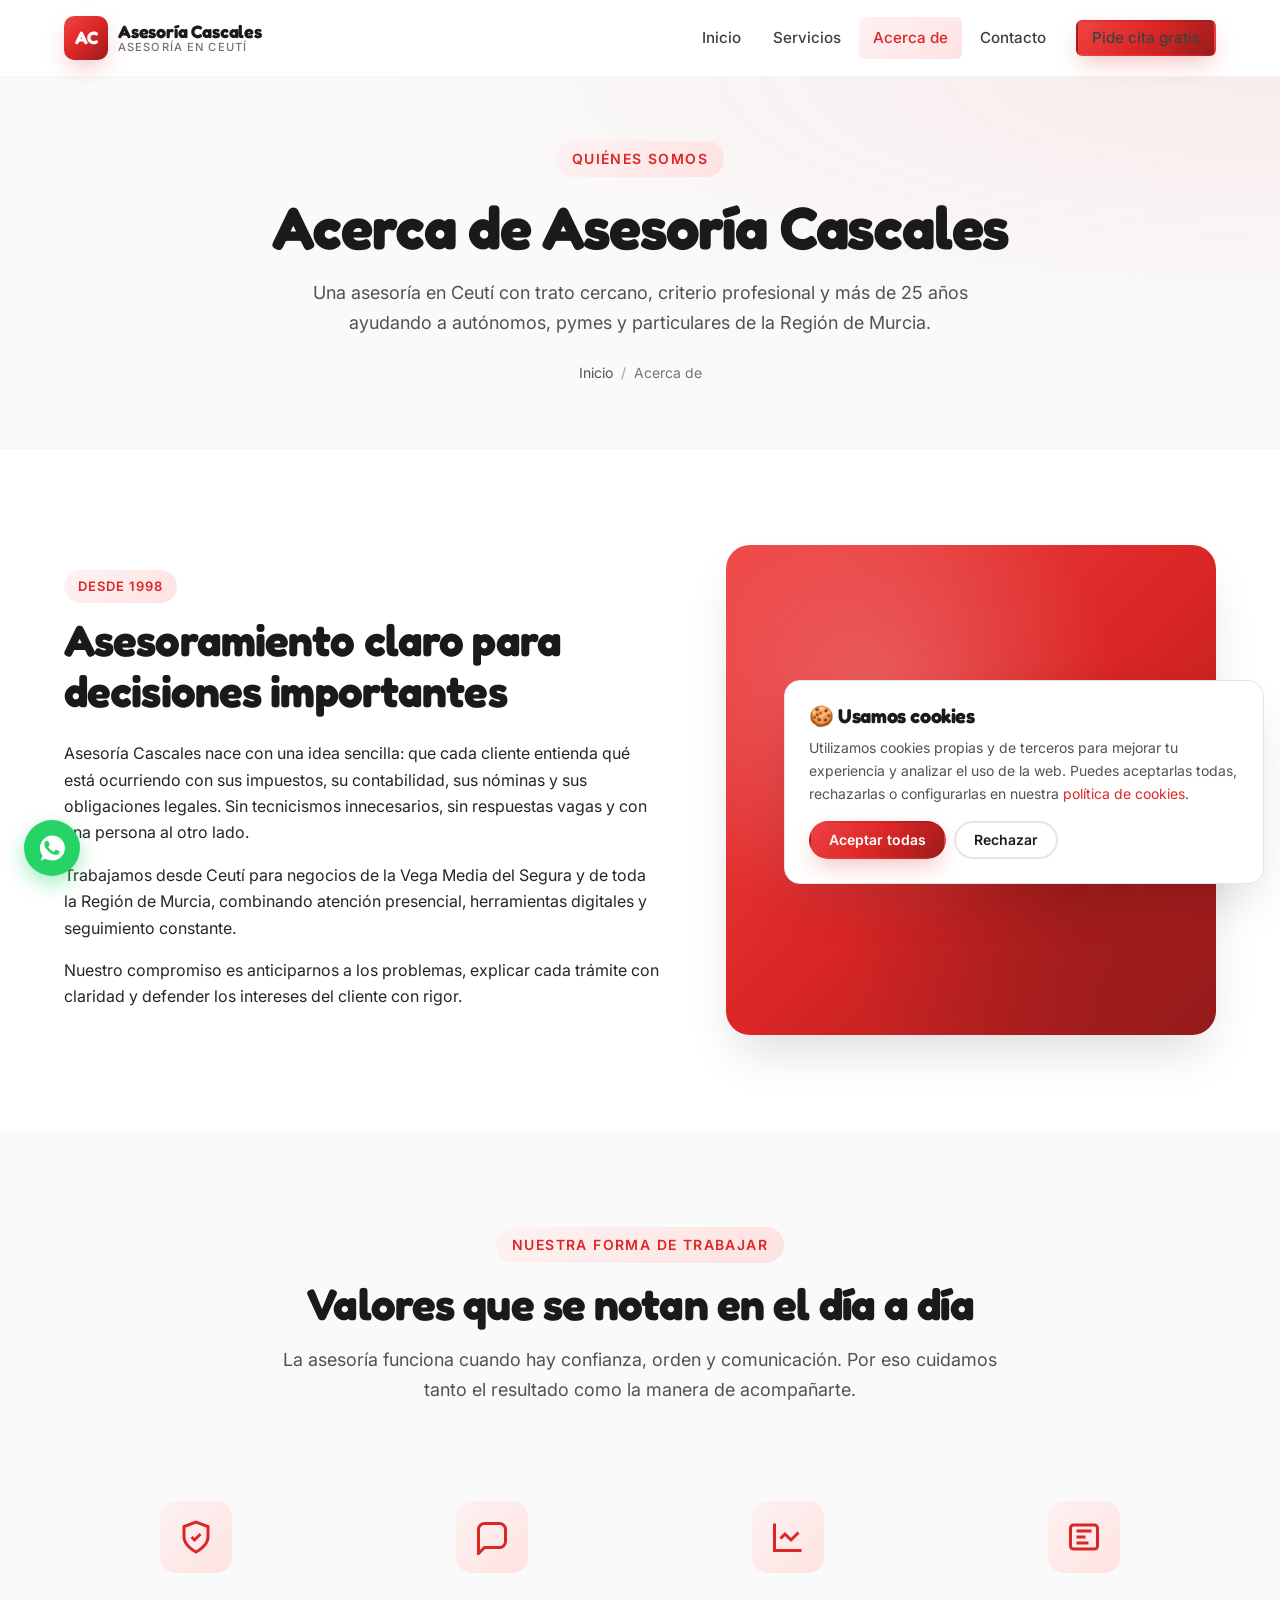
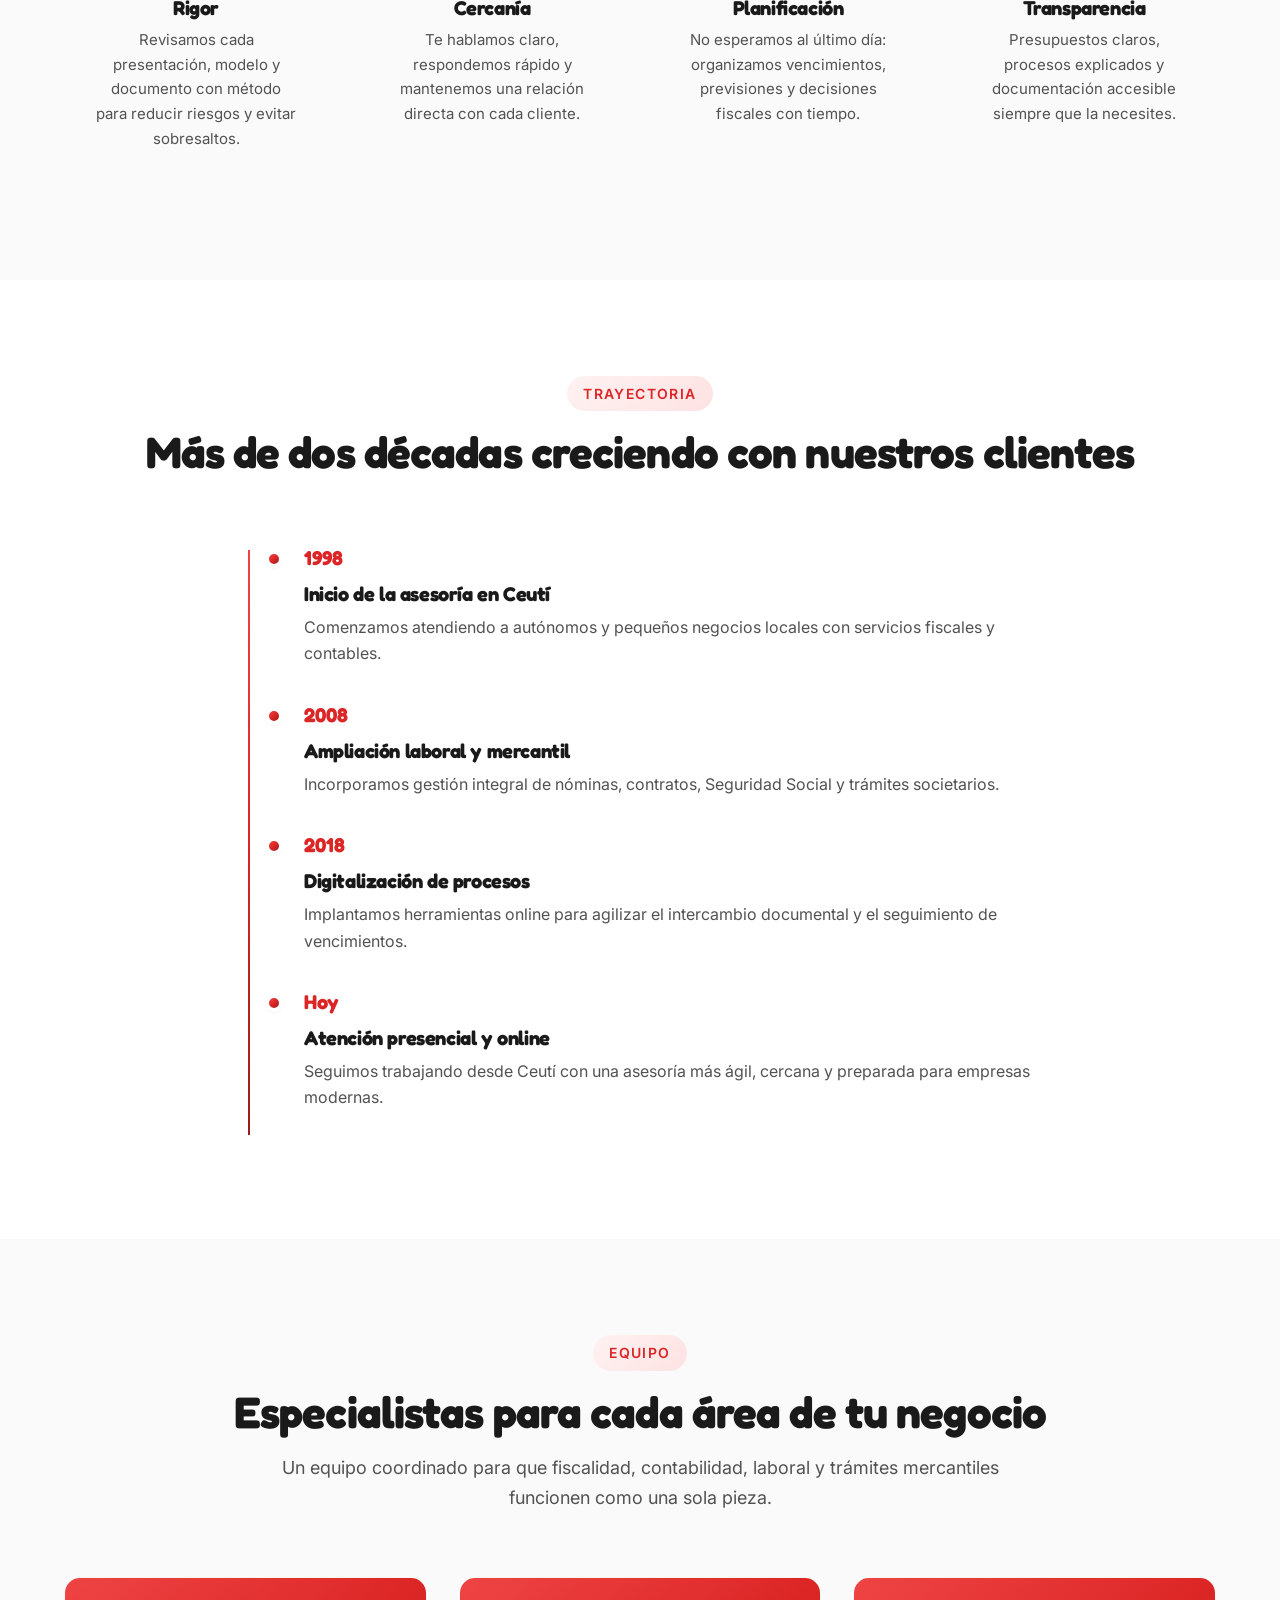
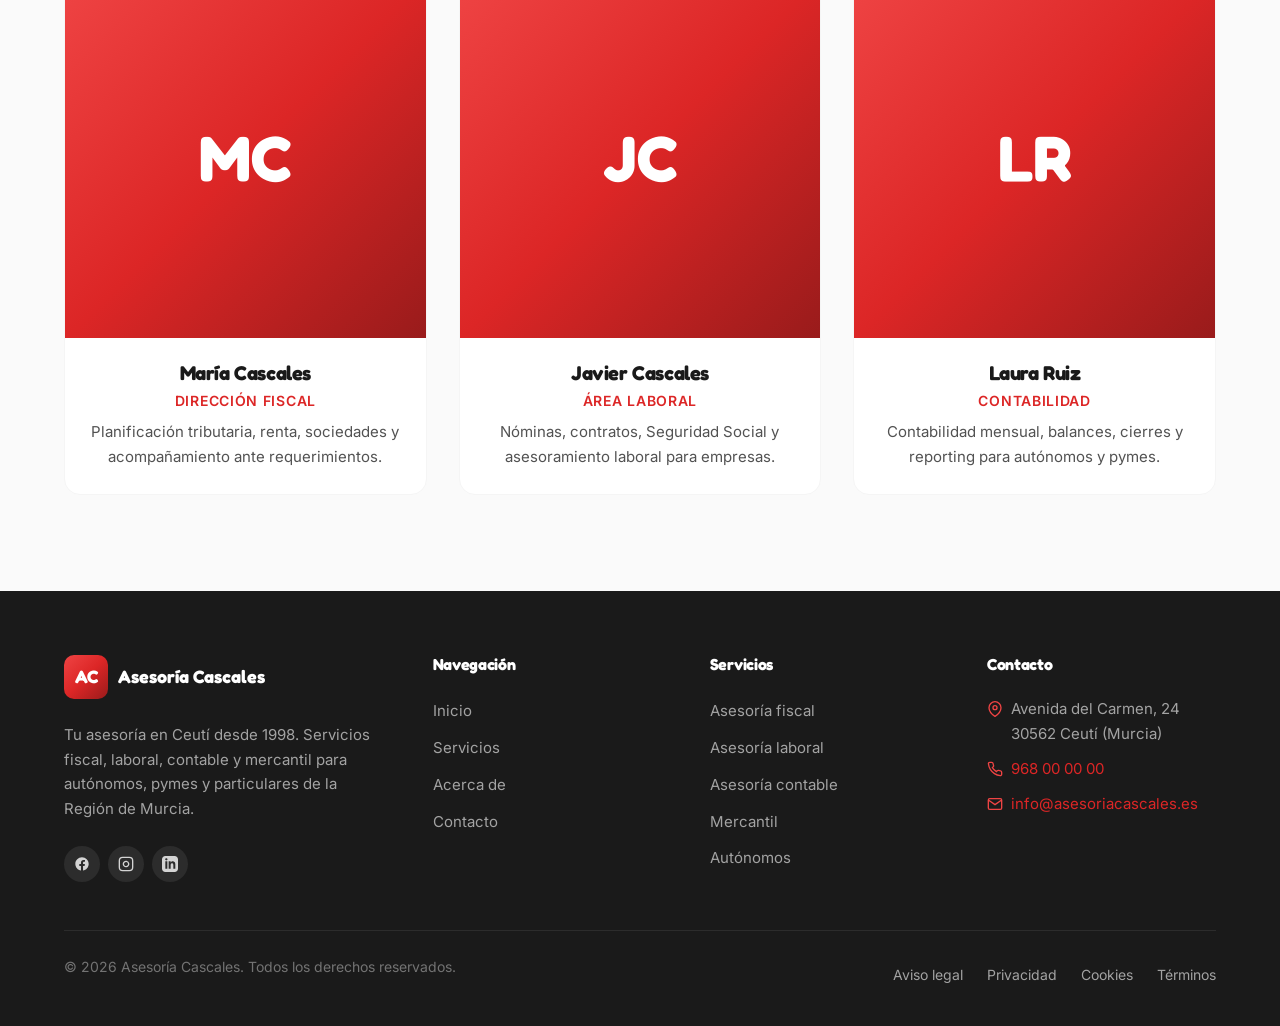
<file: acerca-de.html>
<!DOCTYPE html>
<html lang="es">
<head>
    <meta charset="UTF-8">
    <meta name="viewport" content="width=device-width, initial-scale=1.0">

    <!-- ============ SEO PRIMARIO ============ -->
    <title>Acerca de Asesoría Cascales | Asesoría en Ceutí desde 1998</title>
    <meta name="description" content="Conoce Asesoría Cascales, asesoría fiscal, laboral y contable en Ceutí con más de 25 años de experiencia ayudando a autónomos, pymes y particulares.">
    <meta name="keywords" content="acerca de Asesoría Cascales, asesoría Ceutí, asesoría en Ceutí, equipo asesoría Murcia">
    <meta name="robots" content="index, follow, max-image-preview:large">
    <meta name="geo.region" content="ES-MU">
    <meta name="geo.placename" content="Ceutí, Murcia">
    <link rel="canonical" href="https://www.asesoriacascales.es/acerca-de.html">

    <!-- ============ OPEN GRAPH ============ -->
    <meta property="og:type" content="website">
    <meta property="og:locale" content="es_ES">
    <meta property="og:site_name" content="Asesoría Cascales">
    <meta property="og:title" content="Acerca de Asesoría Cascales | Asesoría en Ceutí desde 1998">
    <meta property="og:description" content="Conoce Asesoría Cascales, asesoría fiscal, laboral y contable en Ceutí con más de 25 años de experiencia ayudando a autónomos, pymes y particulares.">
    <meta property="og:url" content="https://www.asesoriacascales.es/acerca-de.html">

    <!-- ============ FAVICON ============ -->
    <link rel="icon" type="image/svg+xml" href="data:image/svg+xml,%3Csvg xmlns='http://www.w3.org/2000/svg' viewBox='0 0 100 100'%3E%3Crect width='100' height='100' rx='20' fill='%23dc2626'/%3E%3Ctext x='50' y='68' font-family='Fredoka,sans-serif' font-size='52' font-weight='700' fill='white' text-anchor='middle'%3EAC%3C/text%3E%3C/svg%3E">

    <!-- ============ ESTILOS ============ -->
    <link rel="stylesheet" href="css/styles.css">
</head><body>

    <!-- ============ HEADER ============ -->
    <header class="site-header" role="banner">
        <nav class="nav" aria-label="Navegación principal">
            <a class="brand" href="index.html" aria-label="Asesoría Cascales — Inicio">
                <span class="brand-mark" aria-hidden="true">AC</span>
                <span class="brand-text">
                    <span class="brand-name">Asesoría Cascales</span>
                    <span class="brand-tagline">Asesoría en Ceutí</span>
                </span>
            </a>

            <ul class="nav-menu" id="nav-menu">
                <li><a href="index.html">Inicio</a></li>
                <li><a href="servicios.html">Servicios</a></li>
                <li><a href="acerca-de.html">Acerca de</a></li>
                <li><a href="contacto.html">Contacto</a></li>
                <li><a class="btn btn-primary nav-cta" href="contacto.html">Pide cita gratis</a></li>
            </ul>

            <button class="nav-toggle" aria-label="Abrir menú" aria-controls="nav-menu" aria-expanded="false">
                <span></span><span></span><span></span>
            </button>
        </nav>
    </header>

    <main>
        <!-- ============ PAGE HEADER ============ -->
        <section class="page-header">
            <div class="container">
                <span class="eyebrow">Quiénes somos</span>
                <h1>Acerca de Asesoría Cascales</h1>
                <p>Una asesoría en Ceutí con trato cercano, criterio profesional y más de 25 años ayudando a autónomos, pymes y particulares de la Región de Murcia.</p>
                <nav class="breadcrumb" aria-label="Migas de pan">
                    <a href="index.html">Inicio</a>
                    <span class="breadcrumb-separator">/</span>
                    <span>Acerca de</span>
                </nav>
            </div>
        </section>
        <!-- ============ INTRO ============ -->
        <section>
            <div class="container">
                <div class="about-intro">
                    <div class="reveal">
                        <span class="eyebrow" style="display:inline-block;font-size:.8125rem;font-weight:600;color:var(--color-red);background:var(--gradient-red-soft);padding:.35rem .875rem;border-radius:9999px;margin-bottom:.75rem;text-transform:uppercase;letter-spacing:.08em">Desde 1998</span>
                        <h2>Asesoramiento claro para decisiones importantes</h2>
                        <p>Asesoría Cascales nace con una idea sencilla: que cada cliente entienda qué está ocurriendo con sus impuestos, su contabilidad, sus nóminas y sus obligaciones legales. Sin tecnicismos innecesarios, sin respuestas vagas y con una persona al otro lado.</p>
                        <p>Trabajamos desde Ceutí para negocios de la Vega Media del Segura y de toda la Región de Murcia, combinando atención presencial, herramientas digitales y seguimiento constante.</p>
                        <p>Nuestro compromiso es anticiparnos a los problemas, explicar cada trámite con claridad y defender los intereses del cliente con rigor.</p>
                    </div>
                    <div class="about-image reveal" aria-hidden="true"><span>AC</span></div>
                </div>
            </div>
        </section>

        <!-- ============ VALORES ============ -->
        <section style="background:var(--color-gray-50)">
            <div class="container">
                <div class="section-title reveal">
                    <span class="eyebrow">Nuestra forma de trabajar</span>
                    <h2>Valores que se notan en el día a día</h2>
                    <p>La asesoría funciona cuando hay confianza, orden y comunicación. Por eso cuidamos tanto el resultado como la manera de acompañarte.</p>
                </div>
                <div class="values-grid">
                    <article class="value-card reveal">
                        <div class="value-icon"><svg viewBox="0 0 24 24" fill="none" stroke="currentColor" stroke-width="2"><path d="M12 22s8-4 8-10V5l-8-3-8 3v7c0 6 8 10 8 10z"/><path d="m9 12 2 2 4-4"/></svg></div>
                        <h4>Rigor</h4>
                        <p>Revisamos cada presentación, modelo y documento con método para reducir riesgos y evitar sobresaltos.</p>
                    </article>
                    <article class="value-card reveal">
                        <div class="value-icon"><svg viewBox="0 0 24 24" fill="none" stroke="currentColor" stroke-width="2"><path d="M21 15a4 4 0 0 1-4 4H7l-4 4V7a4 4 0 0 1 4-4h10a4 4 0 0 1 4 4z"/></svg></div>
                        <h4>Cercanía</h4>
                        <p>Te hablamos claro, respondemos rápido y mantenemos una relación directa con cada cliente.</p>
                    </article>
                    <article class="value-card reveal">
                        <div class="value-icon"><svg viewBox="0 0 24 24" fill="none" stroke="currentColor" stroke-width="2"><path d="M3 3v18h18"/><path d="m19 9-5 5-4-4-3 3"/></svg></div>
                        <h4>Planificación</h4>
                        <p>No esperamos al último día: organizamos vencimientos, previsiones y decisiones fiscales con tiempo.</p>
                    </article>
                    <article class="value-card reveal">
                        <div class="value-icon"><svg viewBox="0 0 24 24" fill="none" stroke="currentColor" stroke-width="2"><rect x="3" y="4" width="18" height="16" rx="2"/><path d="M7 8h10M7 12h6M7 16h8"/></svg></div>
                        <h4>Transparencia</h4>
                        <p>Presupuestos claros, procesos explicados y documentación accesible siempre que la necesites.</p>
                    </article>
                </div>
            </div>
        </section>

        <!-- ============ HISTORIA ============ -->
        <section>
            <div class="container">
                <div class="section-title reveal">
                    <span class="eyebrow">Trayectoria</span>
                    <h2>Más de dos décadas creciendo con nuestros clientes</h2>
                </div>
                <div class="timeline">
                    <div class="timeline-item reveal">
                        <span class="timeline-year">1998</span>
                        <h4>Inicio de la asesoría en Ceutí</h4>
                        <p>Comenzamos atendiendo a autónomos y pequeños negocios locales con servicios fiscales y contables.</p>
                    </div>
                    <div class="timeline-item reveal">
                        <span class="timeline-year">2008</span>
                        <h4>Ampliación laboral y mercantil</h4>
                        <p>Incorporamos gestión integral de nóminas, contratos, Seguridad Social y trámites societarios.</p>
                    </div>
                    <div class="timeline-item reveal">
                        <span class="timeline-year">2018</span>
                        <h4>Digitalización de procesos</h4>
                        <p>Implantamos herramientas online para agilizar el intercambio documental y el seguimiento de vencimientos.</p>
                    </div>
                    <div class="timeline-item reveal">
                        <span class="timeline-year">Hoy</span>
                        <h4>Atención presencial y online</h4>
                        <p>Seguimos trabajando desde Ceutí con una asesoría más ágil, cercana y preparada para empresas modernas.</p>
                    </div>
                </div>
            </div>
        </section>

        <!-- ============ EQUIPO ============ -->
        <section style="background:var(--color-gray-50)">
            <div class="container">
                <div class="section-title reveal">
                    <span class="eyebrow">Equipo</span>
                    <h2>Especialistas para cada área de tu negocio</h2>
                    <p>Un equipo coordinado para que fiscalidad, contabilidad, laboral y trámites mercantiles funcionen como una sola pieza.</p>
                </div>
                <div class="team-grid">
                    <article class="team-card reveal"><div class="team-avatar">MC</div><div class="team-info"><h4>María Cascales</h4><p class="role">Dirección fiscal</p><p>Planificación tributaria, renta, sociedades y acompañamiento ante requerimientos.</p></div></article>
                    <article class="team-card reveal"><div class="team-avatar">JC</div><div class="team-info"><h4>Javier Cascales</h4><p class="role">Área laboral</p><p>Nóminas, contratos, Seguridad Social y asesoramiento laboral para empresas.</p></div></article>
                    <article class="team-card reveal"><div class="team-avatar">LR</div><div class="team-info"><h4>Laura Ruiz</h4><p class="role">Contabilidad</p><p>Contabilidad mensual, balances, cierres y reporting para autónomos y pymes.</p></div></article>
                </div>
            </div>
        </section>
    </main>

    <!-- ============ FOOTER ============ -->
    <footer class="site-footer" role="contentinfo">
        <div class="container">
            <div class="footer-grid">
                <div class="footer-about">
                    <div class="footer-brand">
                        <span class="brand-mark" aria-hidden="true">AC</span>
                        <span class="footer-brand-text">Asesoría Cascales</span>
                    </div>
                    <p>Tu asesoría en Ceutí desde 1998. Servicios fiscal, laboral, contable y mercantil para autónomos, pymes y particulares de la Región de Murcia.</p>
                    <div class="footer-social">
                        <a href="#" aria-label="Facebook" rel="noopener"><svg viewBox="0 0 24 24" fill="currentColor"><path d="M22 12c0-5.52-4.48-10-10-10S2 6.48 2 12c0 5 3.66 9.13 8.44 9.88v-6.99H7.9V12h2.54V9.8c0-2.51 1.49-3.89 3.78-3.89 1.09 0 2.24.19 2.24.19v2.47h-1.26c-1.24 0-1.63.77-1.63 1.56V12h2.77l-.44 2.89h-2.33v6.99C18.34 21.13 22 17 22 12z"/></svg></a>
                        <a href="#" aria-label="Instagram" rel="noopener"><svg viewBox="0 0 24 24" fill="none" stroke="currentColor" stroke-width="2"><rect x="2" y="2" width="20" height="20" rx="5"/><path d="M16 11.37A4 4 0 1 1 12.63 8 4 4 0 0 1 16 11.37z"/><line x1="17.5" y1="6.5" x2="17.51" y2="6.5"/></svg></a>
                        <a href="#" aria-label="LinkedIn" rel="noopener"><svg viewBox="0 0 24 24" fill="currentColor"><path d="M19 0h-14C2.24 0 0 2.24 0 5v14c0 2.76 2.24 5 5 5h14c2.76 0 5-2.24 5-5V5c0-2.76-2.24-5-5-5zM8 19H5V8h3v11zM6.5 6.73c-.97 0-1.75-.79-1.75-1.76s.78-1.76 1.75-1.76 1.75.79 1.75 1.76-.78 1.76-1.75 1.76zM20 19h-3v-5.6c0-3.37-4-3.11-4 0V19h-3V8h3v1.77c1.4-2.59 7-2.78 7 2.48V19z"/></svg></a>
                    </div>
                </div>
                <div class="footer-col">
                    <h4>Navegación</h4>
                    <ul>
                        <li><a href="index.html">Inicio</a></li>
                        <li><a href="servicios.html">Servicios</a></li>
                        <li><a href="acerca-de.html">Acerca de</a></li>
                        <li><a href="contacto.html">Contacto</a></li>
                    </ul>
                </div>
                <div class="footer-col">
                    <h4>Servicios</h4>
                    <ul>
                        <li><a href="servicios.html#fiscal">Asesoría fiscal</a></li>
                        <li><a href="servicios.html#laboral">Asesoría laboral</a></li>
                        <li><a href="servicios.html#contable">Asesoría contable</a></li>
                        <li><a href="servicios.html#mercantil">Mercantil</a></li>
                        <li><a href="servicios.html#autonomos">Autónomos</a></li>
                    </ul>
                </div>
                <div class="footer-col">
                    <h4>Contacto</h4>
                    <div class="footer-contact-item"><svg viewBox="0 0 24 24" fill="none" stroke="currentColor" stroke-width="2"><path d="M21 10c0 7-9 13-9 13s-9-6-9-13a9 9 0 0 1 18 0z"/><circle cx="12" cy="10" r="3"/></svg><span>Avenida del Carmen, 24<br>30562 Ceutí (Murcia)</span></div>
                    <div class="footer-contact-item"><svg viewBox="0 0 24 24" fill="none" stroke="currentColor" stroke-width="2"><path d="M22 16.92v3a2 2 0 0 1-2.18 2 19.79 19.79 0 0 1-8.63-3.07 19.5 19.5 0 0 1-6-6 19.79 19.79 0 0 1-3.07-8.67A2 2 0 0 1 4.11 2h3a2 2 0 0 1 2 1.72 12.84 12.84 0 0 0 .7 2.81 2 2 0 0 1-.45 2.11L8.09 9.91a16 16 0 0 0 6 6l1.27-1.27a2 2 0 0 1 2.11-.45 12.84 12.84 0 0 0 2.81.7A2 2 0 0 1 22 16.92z"/></svg><a href="tel:+34968000000">968 00 00 00</a></div>
                    <div class="footer-contact-item"><svg viewBox="0 0 24 24" fill="none" stroke="currentColor" stroke-width="2"><path d="M4 4h16c1.1 0 2 .9 2 2v12c0 1.1-.9 2-2 2H4c-1.1 0-2-.9-2-2V6c0-1.1.9-2 2-2z"/><polyline points="22,6 12,13 2,6"/></svg><a href="mailto:info@asesoriacascales.es">info@asesoriacascales.es</a></div>
                </div>
            </div>
            <div class="footer-bottom">
                <p>&copy; <span data-current-year>2026</span> Asesoría Cascales. Todos los derechos reservados.</p>
                <div class="footer-bottom-links">
                    <a href="aviso-legal.html">Aviso legal</a>
                    <a href="politica-privacidad.html">Privacidad</a>
                    <a href="politica-cookies.html">Cookies</a>
                    <a href="terminos-condiciones.html">Términos</a>
                </div>
            </div>
        </div>
    </footer>

    <div class="cookie-banner" id="cookie-banner" role="dialog" aria-live="polite" aria-label="Aviso de cookies">
        <h4>🍪 Usamos cookies</h4>
        <p>Utilizamos cookies propias y de terceros para mejorar tu experiencia y analizar el uso de la web. Puedes aceptarlas todas, rechazarlas o configurarlas en nuestra <a href="politica-cookies.html">política de cookies</a>.</p>
        <div class="cookie-banner-actions">
            <button class="btn btn-primary" data-cookie-action="accept">Aceptar todas</button>
            <button class="btn btn-secondary" data-cookie-action="reject">Rechazar</button>
        </div>
    </div>

    <a class="whatsapp-float" href="https://wa.me/34968000000" target="_blank" rel="noopener" aria-label="Contactar por WhatsApp">
        <svg viewBox="0 0 24 24" fill="currentColor"><path d="M17.5 14.4c-.3-.2-1.8-.9-2.1-1-.3-.1-.5-.2-.7.2-.2.3-.8 1-.9 1.2-.2.2-.3.2-.6.1-.3-.2-1.3-.5-2.4-1.5-.9-.8-1.5-1.8-1.7-2.1-.2-.3 0-.5.1-.6.1-.1.3-.4.5-.6.2-.2.2-.3.3-.5.1-.2.1-.4 0-.6-.1-.2-.7-1.7-1-2.3-.3-.6-.5-.5-.7-.5h-.6c-.2 0-.5.1-.8.4-.3.3-1 1-1 2.5s1.1 2.9 1.2 3.1c.2.2 2.1 3.2 5.1 4.5.7.3 1.3.5 1.7.6.7.2 1.4.2 1.9.1.6-.1 1.8-.7 2-1.4.2-.7.2-1.3.2-1.4-.1-.1-.3-.2-.6-.3zM12 22a10 10 0 0 1-5.1-1.4L3 22l1.4-3.9A10 10 0 1 1 12 22z"/></svg>
    </a>

    <button class="back-to-top" aria-label="Volver arriba">
        <svg viewBox="0 0 24 24" fill="none" stroke="currentColor" stroke-width="2.5"><polyline points="18 15 12 9 6 15"/></svg>
    </button>

    <script src="js/main.js"></script>
</body>
</html>
</file>
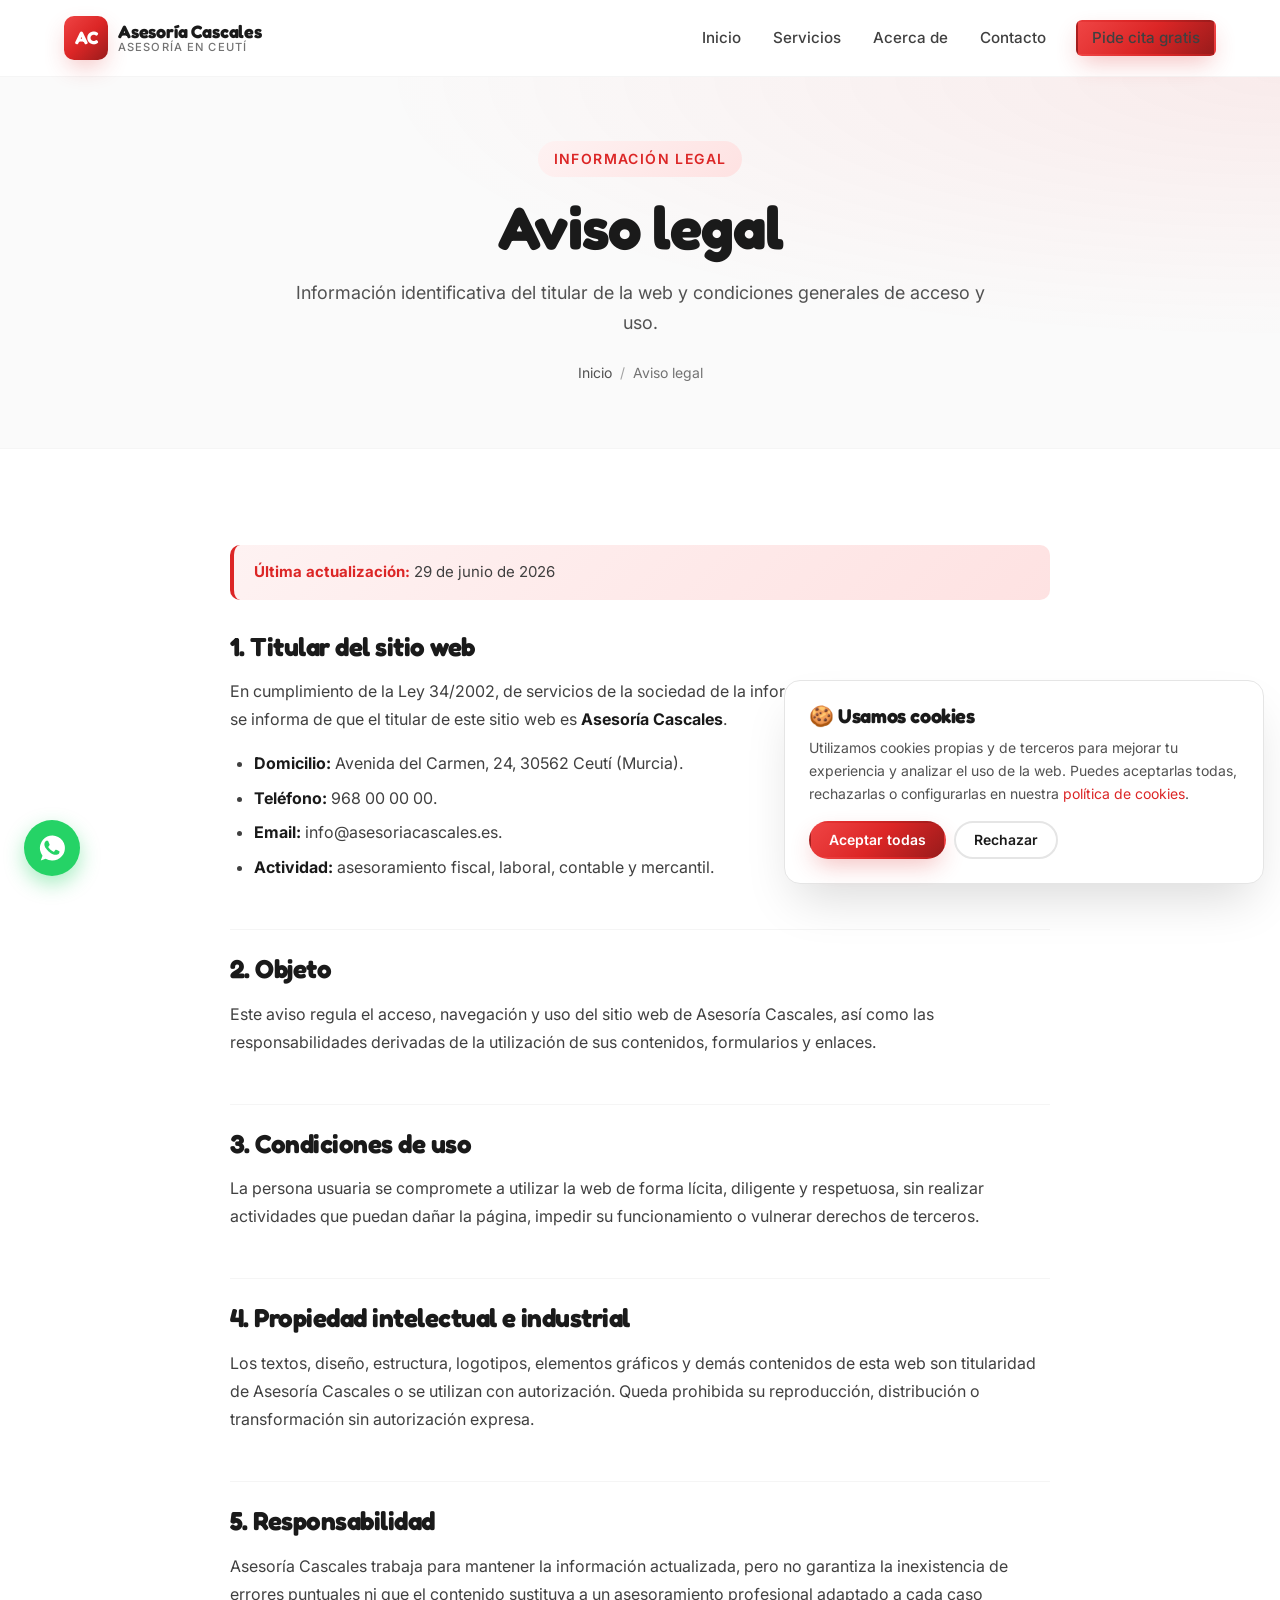
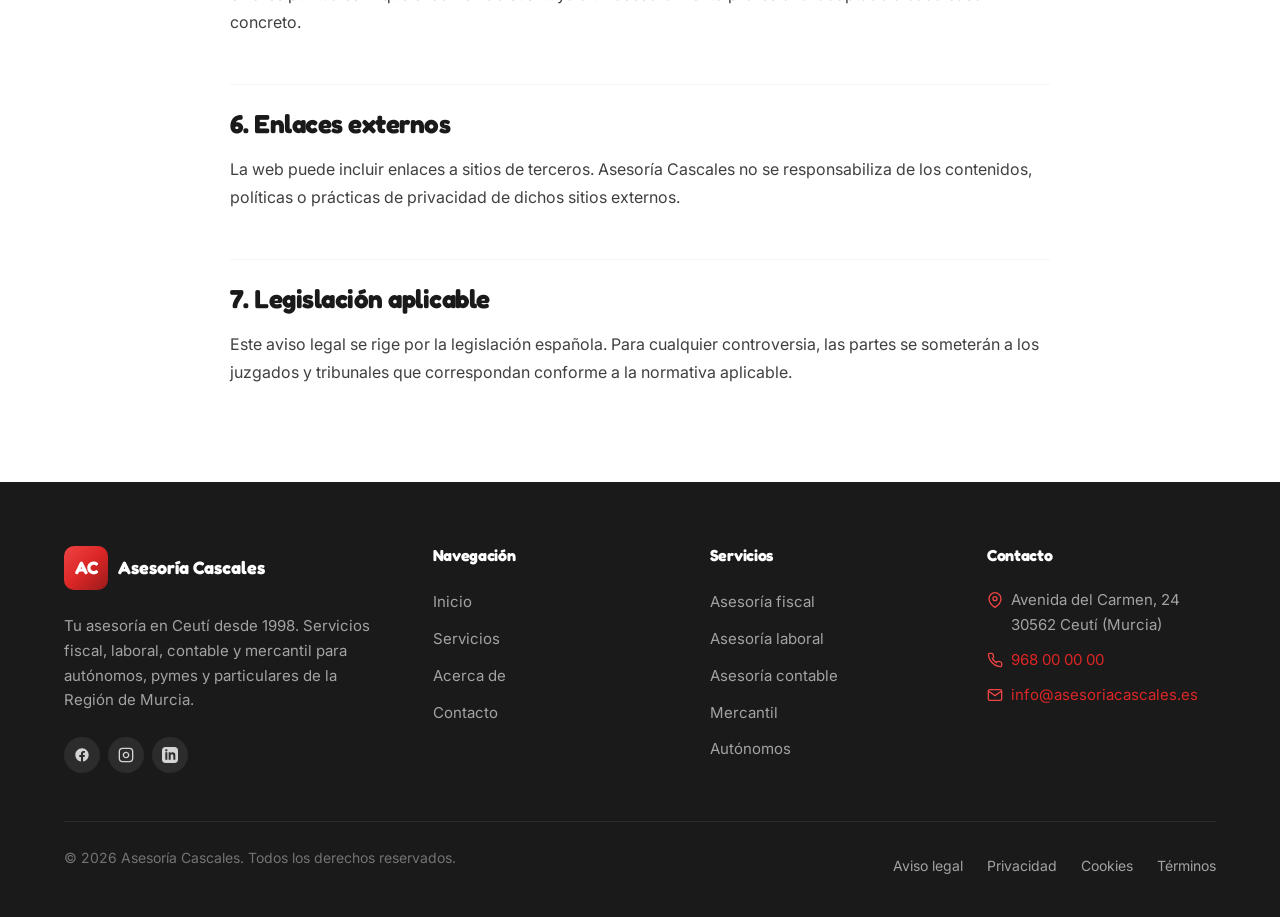
<file: aviso-legal.html>
<!DOCTYPE html>
<html lang="es">
<head>
    <meta charset="UTF-8">
    <meta name="viewport" content="width=device-width, initial-scale=1.0">

    <!-- ============ SEO PRIMARIO ============ -->
    <title>Aviso legal | Asesoría Cascales</title>
    <meta name="description" content="Aviso legal de Asesoría Cascales: titularidad del sitio web, condiciones de uso, propiedad intelectual y responsabilidades.">
    <meta name="keywords" content="aviso legal Asesoría Cascales, condiciones legales asesoría Ceutí">
    <meta name="robots" content="index, follow, max-image-preview:large">
    <meta name="geo.region" content="ES-MU">
    <meta name="geo.placename" content="Ceutí, Murcia">
    <link rel="canonical" href="https://www.asesoriacascales.es/aviso-legal.html">

    <!-- ============ OPEN GRAPH ============ -->
    <meta property="og:type" content="website">
    <meta property="og:locale" content="es_ES">
    <meta property="og:site_name" content="Asesoría Cascales">
    <meta property="og:title" content="Aviso legal | Asesoría Cascales">
    <meta property="og:description" content="Aviso legal de Asesoría Cascales: titularidad del sitio web, condiciones de uso, propiedad intelectual y responsabilidades.">
    <meta property="og:url" content="https://www.asesoriacascales.es/aviso-legal.html">

    <!-- ============ FAVICON ============ -->
    <link rel="icon" type="image/svg+xml" href="data:image/svg+xml,%3Csvg xmlns='http://www.w3.org/2000/svg' viewBox='0 0 100 100'%3E%3Crect width='100' height='100' rx='20' fill='%23dc2626'/%3E%3Ctext x='50' y='68' font-family='Fredoka,sans-serif' font-size='52' font-weight='700' fill='white' text-anchor='middle'%3EAC%3C/text%3E%3C/svg%3E">

    <!-- ============ ESTILOS ============ -->
    <link rel="stylesheet" href="css/styles.css">
</head><body>

    <!-- ============ HEADER ============ -->
    <header class="site-header" role="banner">
        <nav class="nav" aria-label="Navegación principal">
            <a class="brand" href="index.html" aria-label="Asesoría Cascales — Inicio">
                <span class="brand-mark" aria-hidden="true">AC</span>
                <span class="brand-text">
                    <span class="brand-name">Asesoría Cascales</span>
                    <span class="brand-tagline">Asesoría en Ceutí</span>
                </span>
            </a>

            <ul class="nav-menu" id="nav-menu">
                <li><a href="index.html">Inicio</a></li>
                <li><a href="servicios.html">Servicios</a></li>
                <li><a href="acerca-de.html">Acerca de</a></li>
                <li><a href="contacto.html">Contacto</a></li>
                <li><a class="btn btn-primary nav-cta" href="contacto.html">Pide cita gratis</a></li>
            </ul>

            <button class="nav-toggle" aria-label="Abrir menú" aria-controls="nav-menu" aria-expanded="false">
                <span></span><span></span><span></span>
            </button>
        </nav>
    </header>

    <main>
        <!-- ============ PAGE HEADER ============ -->
        <section class="page-header">
            <div class="container">
                <span class="eyebrow">Información legal</span>
                <h1>Aviso legal</h1>
                <p>Información identificativa del titular de la web y condiciones generales de acceso y uso.</p>
                <nav class="breadcrumb" aria-label="Migas de pan">
                    <a href="index.html">Inicio</a>
                    <span class="breadcrumb-separator">/</span>
                    <span>Aviso legal</span>
                </nav>
            </div>
        </section>
        <section>
            <div class="container">
                <div class="legal-content reveal">
                    <p class="updated-date"><strong>Última actualización:</strong> 29 de junio de 2026</p>
                    <h2>1. Titular del sitio web</h2>
                    <p>En cumplimiento de la Ley 34/2002, de servicios de la sociedad de la información y de comercio electrónico, se informa de que el titular de este sitio web es <strong>Asesoría Cascales</strong>.</p>
                    <ul>
                        <li><strong>Domicilio:</strong> Avenida del Carmen, 24, 30562 Ceutí (Murcia).</li>
                        <li><strong>Teléfono:</strong> 968 00 00 00.</li>
                        <li><strong>Email:</strong> info@asesoriacascales.es.</li>
                        <li><strong>Actividad:</strong> asesoramiento fiscal, laboral, contable y mercantil.</li>
                    </ul>

                    <h2>2. Objeto</h2>
                    <p>Este aviso regula el acceso, navegación y uso del sitio web de Asesoría Cascales, así como las responsabilidades derivadas de la utilización de sus contenidos, formularios y enlaces.</p>

                    <h2>3. Condiciones de uso</h2>
                    <p>La persona usuaria se compromete a utilizar la web de forma lícita, diligente y respetuosa, sin realizar actividades que puedan dañar la página, impedir su funcionamiento o vulnerar derechos de terceros.</p>

                    <h2>4. Propiedad intelectual e industrial</h2>
                    <p>Los textos, diseño, estructura, logotipos, elementos gráficos y demás contenidos de esta web son titularidad de Asesoría Cascales o se utilizan con autorización. Queda prohibida su reproducción, distribución o transformación sin autorización expresa.</p>

                    <h2>5. Responsabilidad</h2>
                    <p>Asesoría Cascales trabaja para mantener la información actualizada, pero no garantiza la inexistencia de errores puntuales ni que el contenido sustituya a un asesoramiento profesional adaptado a cada caso concreto.</p>

                    <h2>6. Enlaces externos</h2>
                    <p>La web puede incluir enlaces a sitios de terceros. Asesoría Cascales no se responsabiliza de los contenidos, políticas o prácticas de privacidad de dichos sitios externos.</p>

                    <h2>7. Legislación aplicable</h2>
                    <p>Este aviso legal se rige por la legislación española. Para cualquier controversia, las partes se someterán a los juzgados y tribunales que correspondan conforme a la normativa aplicable.</p>
                </div>
            </div>
        </section>
    </main>

    <!-- ============ FOOTER ============ -->
    <footer class="site-footer" role="contentinfo">
        <div class="container">
            <div class="footer-grid">
                <div class="footer-about">
                    <div class="footer-brand">
                        <span class="brand-mark" aria-hidden="true">AC</span>
                        <span class="footer-brand-text">Asesoría Cascales</span>
                    </div>
                    <p>Tu asesoría en Ceutí desde 1998. Servicios fiscal, laboral, contable y mercantil para autónomos, pymes y particulares de la Región de Murcia.</p>
                    <div class="footer-social">
                        <a href="#" aria-label="Facebook" rel="noopener"><svg viewBox="0 0 24 24" fill="currentColor"><path d="M22 12c0-5.52-4.48-10-10-10S2 6.48 2 12c0 5 3.66 9.13 8.44 9.88v-6.99H7.9V12h2.54V9.8c0-2.51 1.49-3.89 3.78-3.89 1.09 0 2.24.19 2.24.19v2.47h-1.26c-1.24 0-1.63.77-1.63 1.56V12h2.77l-.44 2.89h-2.33v6.99C18.34 21.13 22 17 22 12z"/></svg></a>
                        <a href="#" aria-label="Instagram" rel="noopener"><svg viewBox="0 0 24 24" fill="none" stroke="currentColor" stroke-width="2"><rect x="2" y="2" width="20" height="20" rx="5"/><path d="M16 11.37A4 4 0 1 1 12.63 8 4 4 0 0 1 16 11.37z"/><line x1="17.5" y1="6.5" x2="17.51" y2="6.5"/></svg></a>
                        <a href="#" aria-label="LinkedIn" rel="noopener"><svg viewBox="0 0 24 24" fill="currentColor"><path d="M19 0h-14C2.24 0 0 2.24 0 5v14c0 2.76 2.24 5 5 5h14c2.76 0 5-2.24 5-5V5c0-2.76-2.24-5-5-5zM8 19H5V8h3v11zM6.5 6.73c-.97 0-1.75-.79-1.75-1.76s.78-1.76 1.75-1.76 1.75.79 1.75 1.76-.78 1.76-1.75 1.76zM20 19h-3v-5.6c0-3.37-4-3.11-4 0V19h-3V8h3v1.77c1.4-2.59 7-2.78 7 2.48V19z"/></svg></a>
                    </div>
                </div>
                <div class="footer-col">
                    <h4>Navegación</h4>
                    <ul>
                        <li><a href="index.html">Inicio</a></li>
                        <li><a href="servicios.html">Servicios</a></li>
                        <li><a href="acerca-de.html">Acerca de</a></li>
                        <li><a href="contacto.html">Contacto</a></li>
                    </ul>
                </div>
                <div class="footer-col">
                    <h4>Servicios</h4>
                    <ul>
                        <li><a href="servicios.html#fiscal">Asesoría fiscal</a></li>
                        <li><a href="servicios.html#laboral">Asesoría laboral</a></li>
                        <li><a href="servicios.html#contable">Asesoría contable</a></li>
                        <li><a href="servicios.html#mercantil">Mercantil</a></li>
                        <li><a href="servicios.html#autonomos">Autónomos</a></li>
                    </ul>
                </div>
                <div class="footer-col">
                    <h4>Contacto</h4>
                    <div class="footer-contact-item"><svg viewBox="0 0 24 24" fill="none" stroke="currentColor" stroke-width="2"><path d="M21 10c0 7-9 13-9 13s-9-6-9-13a9 9 0 0 1 18 0z"/><circle cx="12" cy="10" r="3"/></svg><span>Avenida del Carmen, 24<br>30562 Ceutí (Murcia)</span></div>
                    <div class="footer-contact-item"><svg viewBox="0 0 24 24" fill="none" stroke="currentColor" stroke-width="2"><path d="M22 16.92v3a2 2 0 0 1-2.18 2 19.79 19.79 0 0 1-8.63-3.07 19.5 19.5 0 0 1-6-6 19.79 19.79 0 0 1-3.07-8.67A2 2 0 0 1 4.11 2h3a2 2 0 0 1 2 1.72 12.84 12.84 0 0 0 .7 2.81 2 2 0 0 1-.45 2.11L8.09 9.91a16 16 0 0 0 6 6l1.27-1.27a2 2 0 0 1 2.11-.45 12.84 12.84 0 0 0 2.81.7A2 2 0 0 1 22 16.92z"/></svg><a href="tel:+34968000000">968 00 00 00</a></div>
                    <div class="footer-contact-item"><svg viewBox="0 0 24 24" fill="none" stroke="currentColor" stroke-width="2"><path d="M4 4h16c1.1 0 2 .9 2 2v12c0 1.1-.9 2-2 2H4c-1.1 0-2-.9-2-2V6c0-1.1.9-2 2-2z"/><polyline points="22,6 12,13 2,6"/></svg><a href="mailto:info@asesoriacascales.es">info@asesoriacascales.es</a></div>
                </div>
            </div>
            <div class="footer-bottom">
                <p>&copy; <span data-current-year>2026</span> Asesoría Cascales. Todos los derechos reservados.</p>
                <div class="footer-bottom-links">
                    <a href="aviso-legal.html">Aviso legal</a>
                    <a href="politica-privacidad.html">Privacidad</a>
                    <a href="politica-cookies.html">Cookies</a>
                    <a href="terminos-condiciones.html">Términos</a>
                </div>
            </div>
        </div>
    </footer>

    <div class="cookie-banner" id="cookie-banner" role="dialog" aria-live="polite" aria-label="Aviso de cookies">
        <h4>🍪 Usamos cookies</h4>
        <p>Utilizamos cookies propias y de terceros para mejorar tu experiencia y analizar el uso de la web. Puedes aceptarlas todas, rechazarlas o configurarlas en nuestra <a href="politica-cookies.html">política de cookies</a>.</p>
        <div class="cookie-banner-actions">
            <button class="btn btn-primary" data-cookie-action="accept">Aceptar todas</button>
            <button class="btn btn-secondary" data-cookie-action="reject">Rechazar</button>
        </div>
    </div>

    <a class="whatsapp-float" href="https://wa.me/34968000000" target="_blank" rel="noopener" aria-label="Contactar por WhatsApp">
        <svg viewBox="0 0 24 24" fill="currentColor"><path d="M17.5 14.4c-.3-.2-1.8-.9-2.1-1-.3-.1-.5-.2-.7.2-.2.3-.8 1-.9 1.2-.2.2-.3.2-.6.1-.3-.2-1.3-.5-2.4-1.5-.9-.8-1.5-1.8-1.7-2.1-.2-.3 0-.5.1-.6.1-.1.3-.4.5-.6.2-.2.2-.3.3-.5.1-.2.1-.4 0-.6-.1-.2-.7-1.7-1-2.3-.3-.6-.5-.5-.7-.5h-.6c-.2 0-.5.1-.8.4-.3.3-1 1-1 2.5s1.1 2.9 1.2 3.1c.2.2 2.1 3.2 5.1 4.5.7.3 1.3.5 1.7.6.7.2 1.4.2 1.9.1.6-.1 1.8-.7 2-1.4.2-.7.2-1.3.2-1.4-.1-.1-.3-.2-.6-.3zM12 22a10 10 0 0 1-5.1-1.4L3 22l1.4-3.9A10 10 0 1 1 12 22z"/></svg>
    </a>

    <button class="back-to-top" aria-label="Volver arriba">
        <svg viewBox="0 0 24 24" fill="none" stroke="currentColor" stroke-width="2.5"><polyline points="18 15 12 9 6 15"/></svg>
    </button>

    <script src="js/main.js"></script>
</body>
</html>
</file>
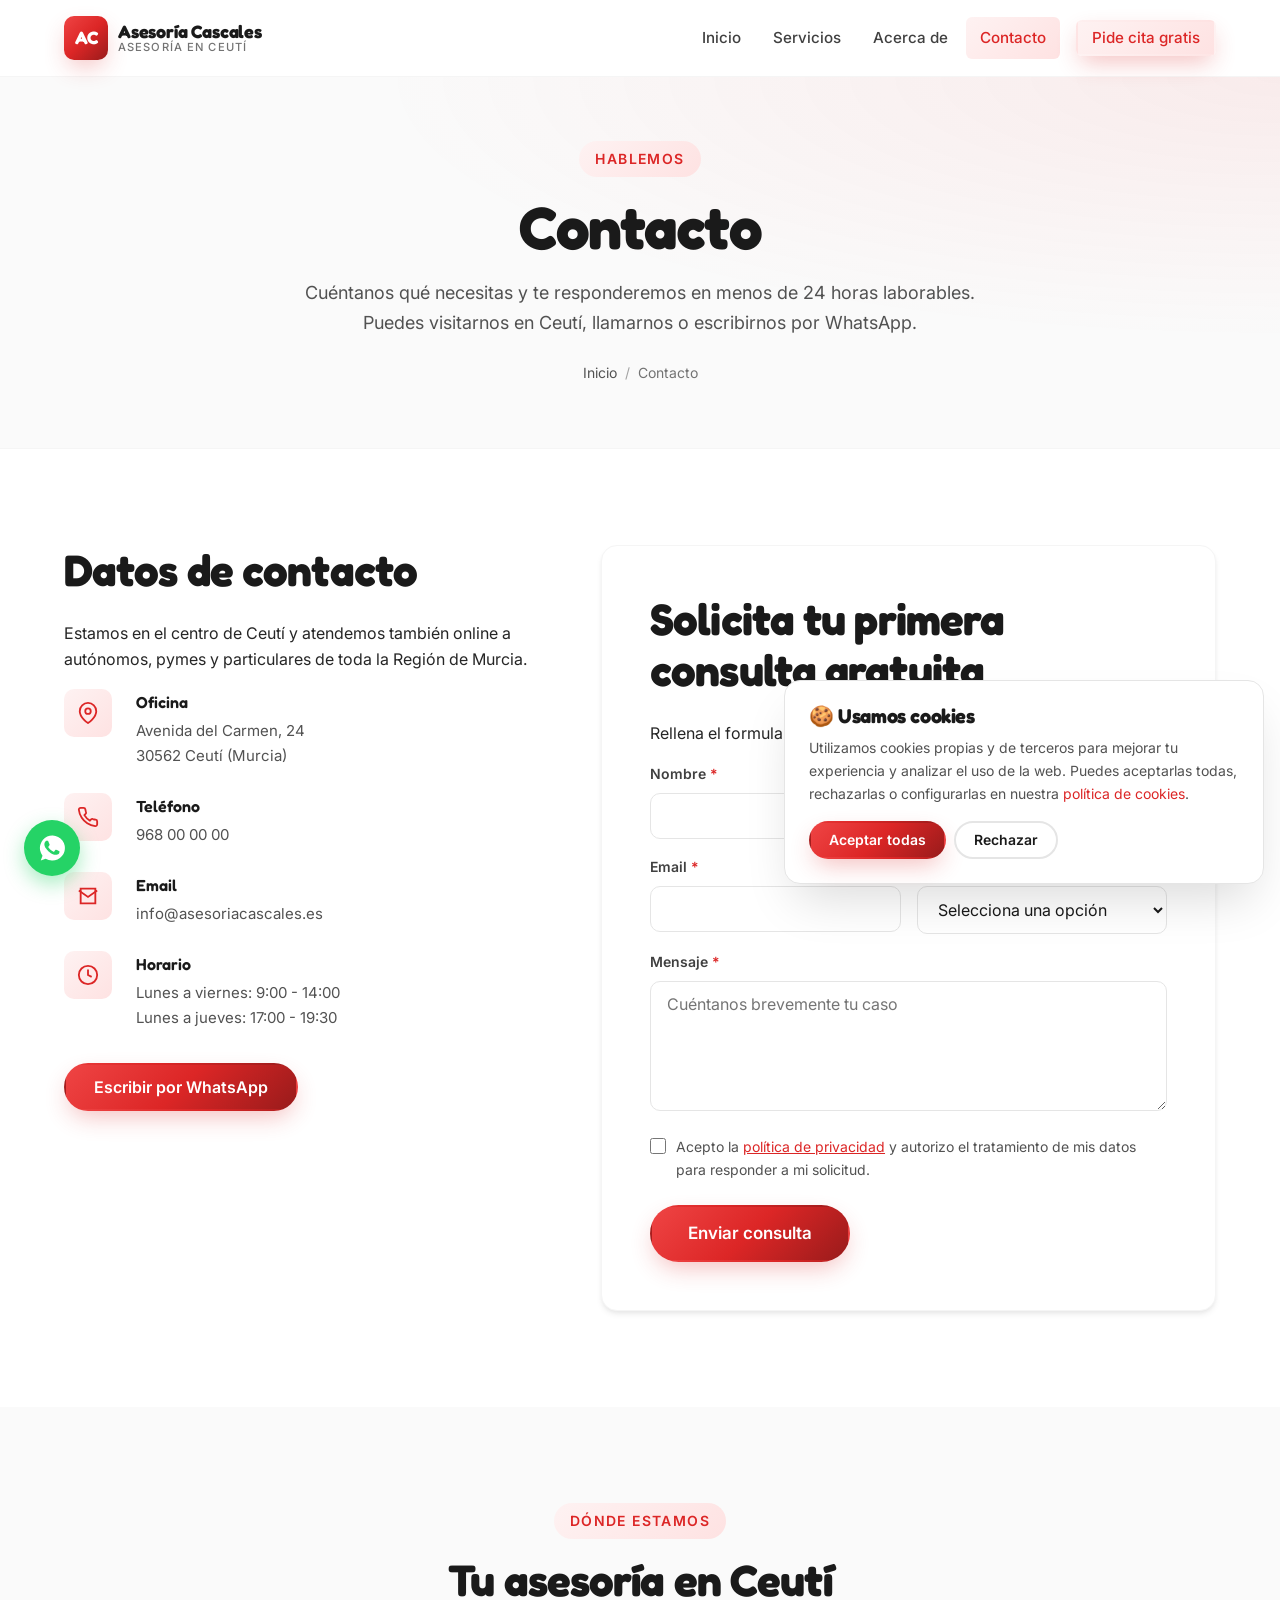
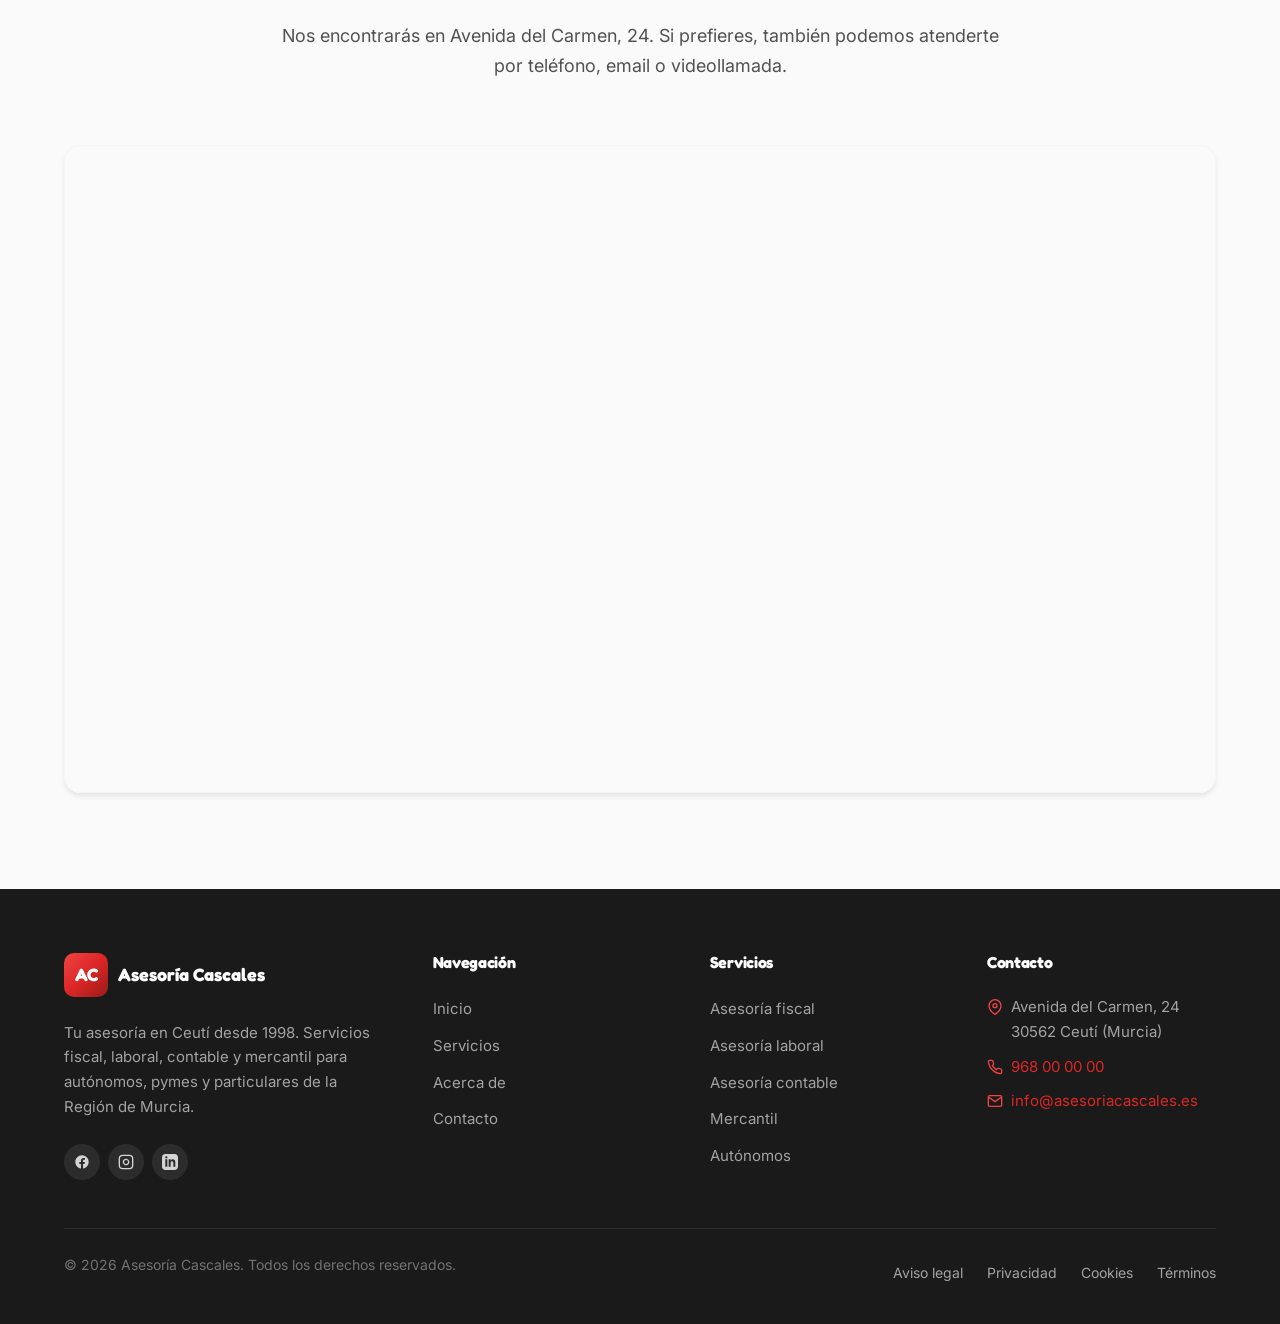
<file: contacto.html>
<!DOCTYPE html>
<html lang="es">
<head>
    <meta charset="UTF-8">
    <meta name="viewport" content="width=device-width, initial-scale=1.0">

    <!-- ============ SEO PRIMARIO ============ -->
    <title>Contacto | Asesoría Cascales en Ceutí</title>
    <meta name="description" content="Contacta con Asesoría Cascales en Ceutí. Primera consulta gratuita para autónomos, pymes y particulares. Teléfono, email, WhatsApp y formulario.">
    <meta name="keywords" content="contacto Asesoría Cascales, asesoría Ceutí contacto, gestoría Ceutí, asesoría Murcia">
    <meta name="robots" content="index, follow, max-image-preview:large">
    <meta name="geo.region" content="ES-MU">
    <meta name="geo.placename" content="Ceutí, Murcia">
    <link rel="canonical" href="https://www.asesoriacascales.es/contacto.html">

    <!-- ============ OPEN GRAPH ============ -->
    <meta property="og:type" content="website">
    <meta property="og:locale" content="es_ES">
    <meta property="og:site_name" content="Asesoría Cascales">
    <meta property="og:title" content="Contacto | Asesoría Cascales en Ceutí">
    <meta property="og:description" content="Contacta con Asesoría Cascales en Ceutí. Primera consulta gratuita para autónomos, pymes y particulares. Teléfono, email, WhatsApp y formulario.">
    <meta property="og:url" content="https://www.asesoriacascales.es/contacto.html">

    <!-- ============ FAVICON ============ -->
    <link rel="icon" type="image/svg+xml" href="data:image/svg+xml,%3Csvg xmlns='http://www.w3.org/2000/svg' viewBox='0 0 100 100'%3E%3Crect width='100' height='100' rx='20' fill='%23dc2626'/%3E%3Ctext x='50' y='68' font-family='Fredoka,sans-serif' font-size='52' font-weight='700' fill='white' text-anchor='middle'%3EAC%3C/text%3E%3C/svg%3E">

    <!-- ============ ESTILOS ============ -->
    <link rel="stylesheet" href="css/styles.css">
</head><body>

    <!-- ============ HEADER ============ -->
    <header class="site-header" role="banner">
        <nav class="nav" aria-label="Navegación principal">
            <a class="brand" href="index.html" aria-label="Asesoría Cascales — Inicio">
                <span class="brand-mark" aria-hidden="true">AC</span>
                <span class="brand-text">
                    <span class="brand-name">Asesoría Cascales</span>
                    <span class="brand-tagline">Asesoría en Ceutí</span>
                </span>
            </a>

            <ul class="nav-menu" id="nav-menu">
                <li><a href="index.html">Inicio</a></li>
                <li><a href="servicios.html">Servicios</a></li>
                <li><a href="acerca-de.html">Acerca de</a></li>
                <li><a href="contacto.html">Contacto</a></li>
                <li><a class="btn btn-primary nav-cta" href="contacto.html">Pide cita gratis</a></li>
            </ul>

            <button class="nav-toggle" aria-label="Abrir menú" aria-controls="nav-menu" aria-expanded="false">
                <span></span><span></span><span></span>
            </button>
        </nav>
    </header>

    <main>
        <!-- ============ PAGE HEADER ============ -->
        <section class="page-header">
            <div class="container">
                <span class="eyebrow">Hablemos</span>
                <h1>Contacto</h1>
                <p>Cuéntanos qué necesitas y te responderemos en menos de 24 horas laborables. Puedes visitarnos en Ceutí, llamarnos o escribirnos por WhatsApp.</p>
                <nav class="breadcrumb" aria-label="Migas de pan">
                    <a href="index.html">Inicio</a>
                    <span class="breadcrumb-separator">/</span>
                    <span>Contacto</span>
                </nav>
            </div>
        </section>
        <!-- ============ CONTACTO ============ -->
        <section>
            <div class="container">
                <div class="contact-grid">
                    <aside class="reveal">
                        <h2>Datos de contacto</h2>
                        <p>Estamos en el centro de Ceutí y atendemos también online a autónomos, pymes y particulares de toda la Región de Murcia.</p>
                        <div class="contact-info-list">
                            <div class="contact-info-item">
                                <div class="contact-info-icon"><svg viewBox="0 0 24 24" fill="none" stroke="currentColor" stroke-width="2"><path d="M21 10c0 7-9 13-9 13s-9-6-9-13a9 9 0 0 1 18 0z"/><circle cx="12" cy="10" r="3"/></svg></div>
                                <div><strong>Oficina</strong><p>Avenida del Carmen, 24<br>30562 Ceutí (Murcia)</p></div>
                            </div>
                            <div class="contact-info-item">
                                <div class="contact-info-icon"><svg viewBox="0 0 24 24" fill="none" stroke="currentColor" stroke-width="2"><path d="M22 16.92v3a2 2 0 0 1-2.18 2 19.79 19.79 0 0 1-8.63-3.07 19.5 19.5 0 0 1-6-6A19.79 19.79 0 0 1 2 4.11 2 2 0 0 1 4.11 2h3a2 2 0 0 1 2 1.72c.15.96.39 1.9.7 2.81a2 2 0 0 1-.45 2.11L8.09 9.91a16 16 0 0 0 6 6l1.27-1.27a2 2 0 0 1 2.11-.45c.91.31 1.85.55 2.81.7A2 2 0 0 1 22 16.92z"/></svg></div>
                                <div><strong>Teléfono</strong><p><a href="tel:+34968000000">968 00 00 00</a></p></div>
                            </div>
                            <div class="contact-info-item">
                                <div class="contact-info-icon"><svg viewBox="0 0 24 24" fill="none" stroke="currentColor" stroke-width="2"><path d="M4 4h16v16H4z"/><path d="m22 6-10 7L2 6"/></svg></div>
                                <div><strong>Email</strong><p><a href="mailto:info@asesoriacascales.es">info@asesoriacascales.es</a></p></div>
                            </div>
                            <div class="contact-info-item">
                                <div class="contact-info-icon"><svg viewBox="0 0 24 24" fill="none" stroke="currentColor" stroke-width="2"><circle cx="12" cy="12" r="10"/><path d="M12 6v6l4 2"/></svg></div>
                                <div><strong>Horario</strong><p>Lunes a viernes: 9:00 - 14:00<br>Lunes a jueves: 17:00 - 19:30</p></div>
                            </div>
                        </div>
                        <a class="btn btn-primary" href="https://wa.me/34968000000" target="_blank" rel="noopener">Escribir por WhatsApp</a>
                    </aside>

                    <form class="contact-form reveal" id="contact-form" novalidate>
                        <h2>Solicita tu primera consulta gratuita</h2>
                        <p>Rellena el formulario y te diremos cómo podemos ayudarte.</p>
                        <div class="form-row">
                            <div class="form-group">
                                <label for="nombre">Nombre <span class="required">*</span></label>
                                <input class="form-control" type="text" id="nombre" name="nombre" autocomplete="name" required>
                            </div>
                            <div class="form-group">
                                <label for="telefono">Teléfono</label>
                                <input class="form-control" type="tel" id="telefono" name="telefono" autocomplete="tel">
                            </div>
                        </div>
                        <div class="form-row">
                            <div class="form-group">
                                <label for="email">Email <span class="required">*</span></label>
                                <input class="form-control" type="email" id="email" name="email" autocomplete="email" required>
                            </div>
                            <div class="form-group">
                                <label for="servicio">Servicio</label>
                                <select class="form-control" id="servicio" name="servicio">
                                    <option value="">Selecciona una opción</option>
                                    <option>Asesoría fiscal</option>
                                    <option>Asesoría laboral</option>
                                    <option>Asesoría contable</option>
                                    <option>Alta de autónomo</option>
                                    <option>Constitución de sociedad</option>
                                    <option>Otro</option>
                                </select>
                            </div>
                        </div>
                        <div class="form-group">
                            <label for="mensaje">Mensaje <span class="required">*</span></label>
                            <textarea class="form-control" id="mensaje" name="mensaje" required placeholder="Cuéntanos brevemente tu caso"></textarea>
                        </div>
                        <div style="position:absolute;left:-9999px" aria-hidden="true">
                            <label for="website">Web</label>
                            <input type="text" id="website" name="website" tabindex="-1" autocomplete="off">
                        </div>
                        <label class="form-checkbox">
                            <input type="checkbox" name="privacidad" required>
                            <span>Acepto la <a href="politica-privacidad.html">política de privacidad</a> y autorizo el tratamiento de mis datos para responder a mi solicitud.</span>
                        </label>
                        <button class="btn btn-primary btn-large" type="submit">Enviar consulta</button>
                        <div class="form-message" role="status" aria-live="polite"></div>
                    </form>
                </div>
            </div>
        </section>

        <!-- ============ MAPA ============ -->
        <section style="background:var(--color-gray-50)">
            <div class="container">
                <div class="section-title reveal">
                    <span class="eyebrow">Dónde estamos</span>
                    <h2>Tu asesoría en Ceutí</h2>
                    <p>Nos encontrarás en Avenida del Carmen, 24. Si prefieres, también podemos atenderte por teléfono, email o videollamada.</p>
                </div>
                <div class="map-wrapper reveal">
                    <iframe title="Mapa de Asesoría Cascales en Ceutí" loading="lazy" referrerpolicy="no-referrer-when-downgrade" src="https://www.google.com/maps?q=Avenida%20del%20Carmen%2024%2C%20Ceut%C3%AD%2C%20Murcia&output=embed"></iframe>
                </div>
            </div>
        </section>
    </main>

    <!-- ============ FOOTER ============ -->
    <footer class="site-footer" role="contentinfo">
        <div class="container">
            <div class="footer-grid">
                <div class="footer-about">
                    <div class="footer-brand">
                        <span class="brand-mark" aria-hidden="true">AC</span>
                        <span class="footer-brand-text">Asesoría Cascales</span>
                    </div>
                    <p>Tu asesoría en Ceutí desde 1998. Servicios fiscal, laboral, contable y mercantil para autónomos, pymes y particulares de la Región de Murcia.</p>
                    <div class="footer-social">
                        <a href="#" aria-label="Facebook" rel="noopener"><svg viewBox="0 0 24 24" fill="currentColor"><path d="M22 12c0-5.52-4.48-10-10-10S2 6.48 2 12c0 5 3.66 9.13 8.44 9.88v-6.99H7.9V12h2.54V9.8c0-2.51 1.49-3.89 3.78-3.89 1.09 0 2.24.19 2.24.19v2.47h-1.26c-1.24 0-1.63.77-1.63 1.56V12h2.77l-.44 2.89h-2.33v6.99C18.34 21.13 22 17 22 12z"/></svg></a>
                        <a href="#" aria-label="Instagram" rel="noopener"><svg viewBox="0 0 24 24" fill="none" stroke="currentColor" stroke-width="2"><rect x="2" y="2" width="20" height="20" rx="5"/><path d="M16 11.37A4 4 0 1 1 12.63 8 4 4 0 0 1 16 11.37z"/><line x1="17.5" y1="6.5" x2="17.51" y2="6.5"/></svg></a>
                        <a href="#" aria-label="LinkedIn" rel="noopener"><svg viewBox="0 0 24 24" fill="currentColor"><path d="M19 0h-14C2.24 0 0 2.24 0 5v14c0 2.76 2.24 5 5 5h14c2.76 0 5-2.24 5-5V5c0-2.76-2.24-5-5-5zM8 19H5V8h3v11zM6.5 6.73c-.97 0-1.75-.79-1.75-1.76s.78-1.76 1.75-1.76 1.75.79 1.75 1.76-.78 1.76-1.75 1.76zM20 19h-3v-5.6c0-3.37-4-3.11-4 0V19h-3V8h3v1.77c1.4-2.59 7-2.78 7 2.48V19z"/></svg></a>
                    </div>
                </div>
                <div class="footer-col">
                    <h4>Navegación</h4>
                    <ul>
                        <li><a href="index.html">Inicio</a></li>
                        <li><a href="servicios.html">Servicios</a></li>
                        <li><a href="acerca-de.html">Acerca de</a></li>
                        <li><a href="contacto.html">Contacto</a></li>
                    </ul>
                </div>
                <div class="footer-col">
                    <h4>Servicios</h4>
                    <ul>
                        <li><a href="servicios.html#fiscal">Asesoría fiscal</a></li>
                        <li><a href="servicios.html#laboral">Asesoría laboral</a></li>
                        <li><a href="servicios.html#contable">Asesoría contable</a></li>
                        <li><a href="servicios.html#mercantil">Mercantil</a></li>
                        <li><a href="servicios.html#autonomos">Autónomos</a></li>
                    </ul>
                </div>
                <div class="footer-col">
                    <h4>Contacto</h4>
                    <div class="footer-contact-item"><svg viewBox="0 0 24 24" fill="none" stroke="currentColor" stroke-width="2"><path d="M21 10c0 7-9 13-9 13s-9-6-9-13a9 9 0 0 1 18 0z"/><circle cx="12" cy="10" r="3"/></svg><span>Avenida del Carmen, 24<br>30562 Ceutí (Murcia)</span></div>
                    <div class="footer-contact-item"><svg viewBox="0 0 24 24" fill="none" stroke="currentColor" stroke-width="2"><path d="M22 16.92v3a2 2 0 0 1-2.18 2 19.79 19.79 0 0 1-8.63-3.07 19.5 19.5 0 0 1-6-6 19.79 19.79 0 0 1-3.07-8.67A2 2 0 0 1 4.11 2h3a2 2 0 0 1 2 1.72 12.84 12.84 0 0 0 .7 2.81 2 2 0 0 1-.45 2.11L8.09 9.91a16 16 0 0 0 6 6l1.27-1.27a2 2 0 0 1 2.11-.45 12.84 12.84 0 0 0 2.81.7A2 2 0 0 1 22 16.92z"/></svg><a href="tel:+34968000000">968 00 00 00</a></div>
                    <div class="footer-contact-item"><svg viewBox="0 0 24 24" fill="none" stroke="currentColor" stroke-width="2"><path d="M4 4h16c1.1 0 2 .9 2 2v12c0 1.1-.9 2-2 2H4c-1.1 0-2-.9-2-2V6c0-1.1.9-2 2-2z"/><polyline points="22,6 12,13 2,6"/></svg><a href="mailto:info@asesoriacascales.es">info@asesoriacascales.es</a></div>
                </div>
            </div>
            <div class="footer-bottom">
                <p>&copy; <span data-current-year>2026</span> Asesoría Cascales. Todos los derechos reservados.</p>
                <div class="footer-bottom-links">
                    <a href="aviso-legal.html">Aviso legal</a>
                    <a href="politica-privacidad.html">Privacidad</a>
                    <a href="politica-cookies.html">Cookies</a>
                    <a href="terminos-condiciones.html">Términos</a>
                </div>
            </div>
        </div>
    </footer>

    <div class="cookie-banner" id="cookie-banner" role="dialog" aria-live="polite" aria-label="Aviso de cookies">
        <h4>🍪 Usamos cookies</h4>
        <p>Utilizamos cookies propias y de terceros para mejorar tu experiencia y analizar el uso de la web. Puedes aceptarlas todas, rechazarlas o configurarlas en nuestra <a href="politica-cookies.html">política de cookies</a>.</p>
        <div class="cookie-banner-actions">
            <button class="btn btn-primary" data-cookie-action="accept">Aceptar todas</button>
            <button class="btn btn-secondary" data-cookie-action="reject">Rechazar</button>
        </div>
    </div>

    <a class="whatsapp-float" href="https://wa.me/34968000000" target="_blank" rel="noopener" aria-label="Contactar por WhatsApp">
        <svg viewBox="0 0 24 24" fill="currentColor"><path d="M17.5 14.4c-.3-.2-1.8-.9-2.1-1-.3-.1-.5-.2-.7.2-.2.3-.8 1-.9 1.2-.2.2-.3.2-.6.1-.3-.2-1.3-.5-2.4-1.5-.9-.8-1.5-1.8-1.7-2.1-.2-.3 0-.5.1-.6.1-.1.3-.4.5-.6.2-.2.2-.3.3-.5.1-.2.1-.4 0-.6-.1-.2-.7-1.7-1-2.3-.3-.6-.5-.5-.7-.5h-.6c-.2 0-.5.1-.8.4-.3.3-1 1-1 2.5s1.1 2.9 1.2 3.1c.2.2 2.1 3.2 5.1 4.5.7.3 1.3.5 1.7.6.7.2 1.4.2 1.9.1.6-.1 1.8-.7 2-1.4.2-.7.2-1.3.2-1.4-.1-.1-.3-.2-.6-.3zM12 22a10 10 0 0 1-5.1-1.4L3 22l1.4-3.9A10 10 0 1 1 12 22z"/></svg>
    </a>

    <button class="back-to-top" aria-label="Volver arriba">
        <svg viewBox="0 0 24 24" fill="none" stroke="currentColor" stroke-width="2.5"><polyline points="18 15 12 9 6 15"/></svg>
    </button>

    <script src="js/main.js"></script>
</body>
</html>
</file>
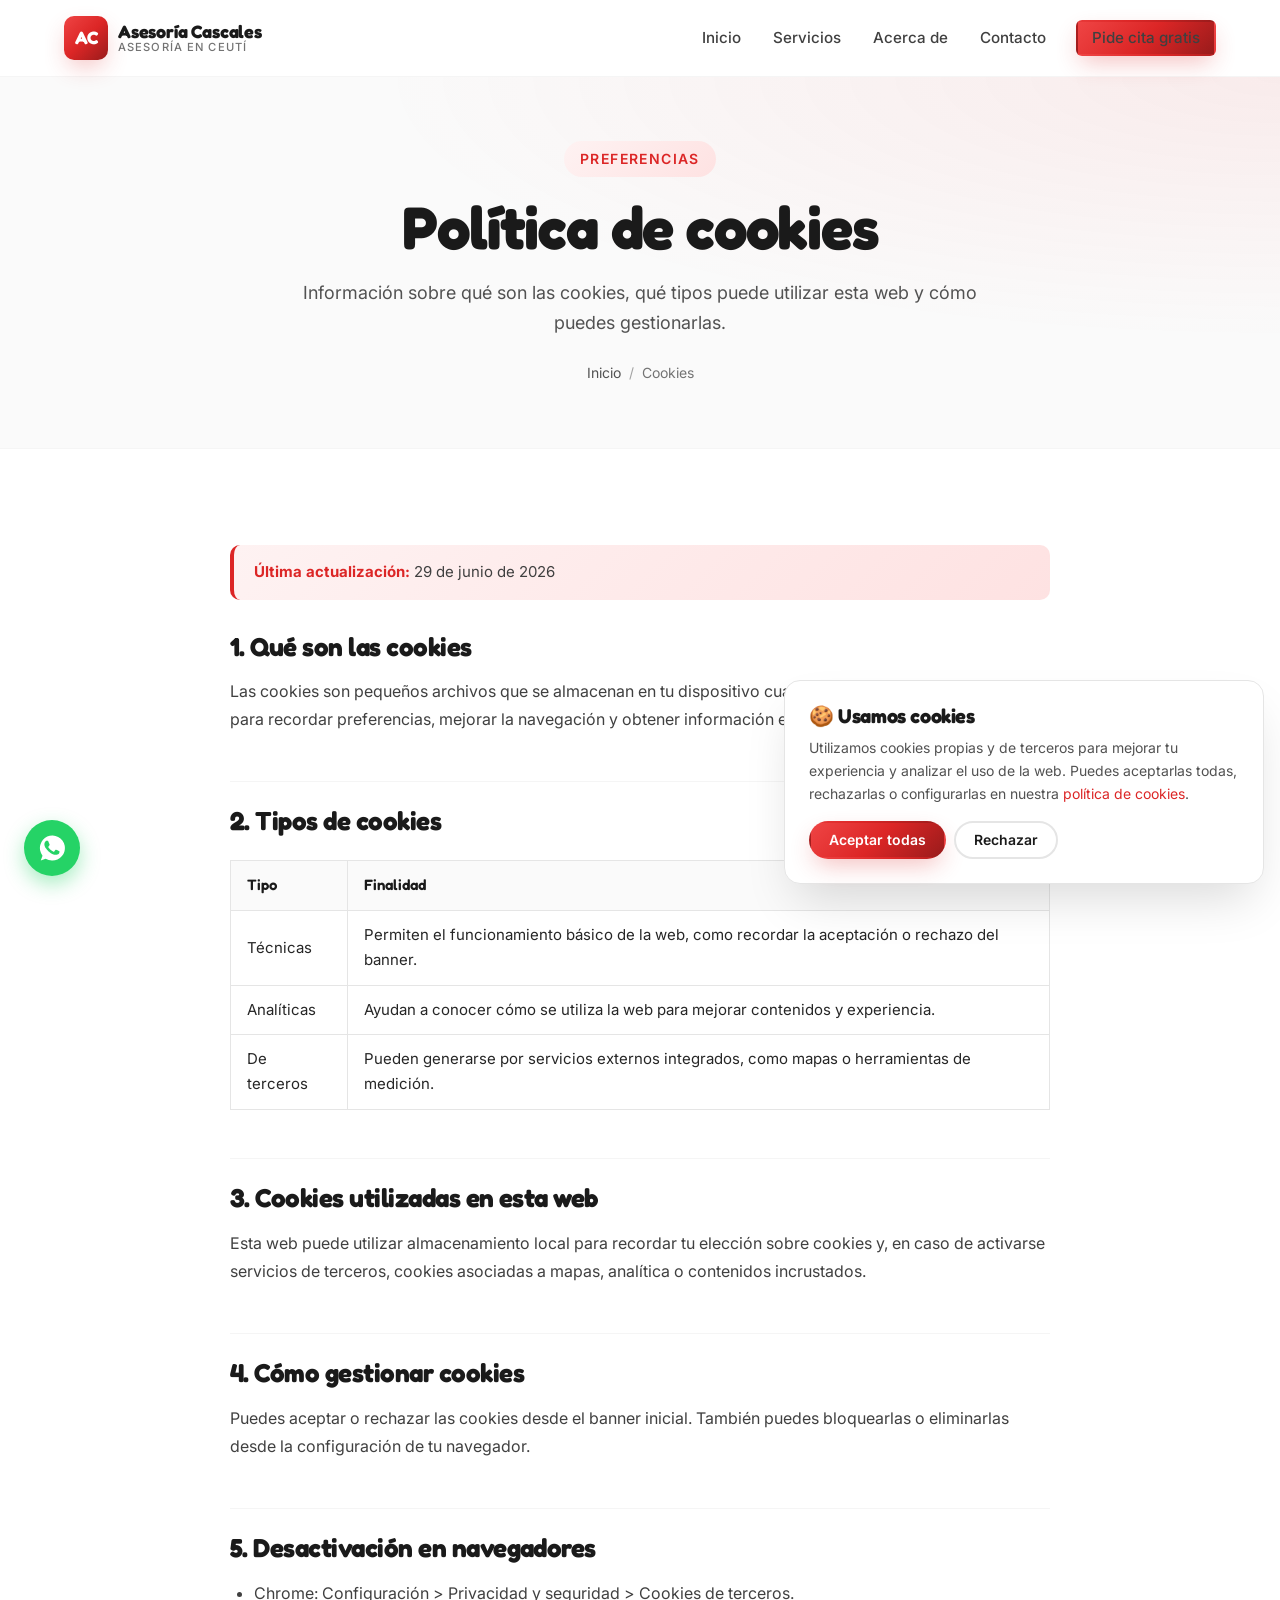
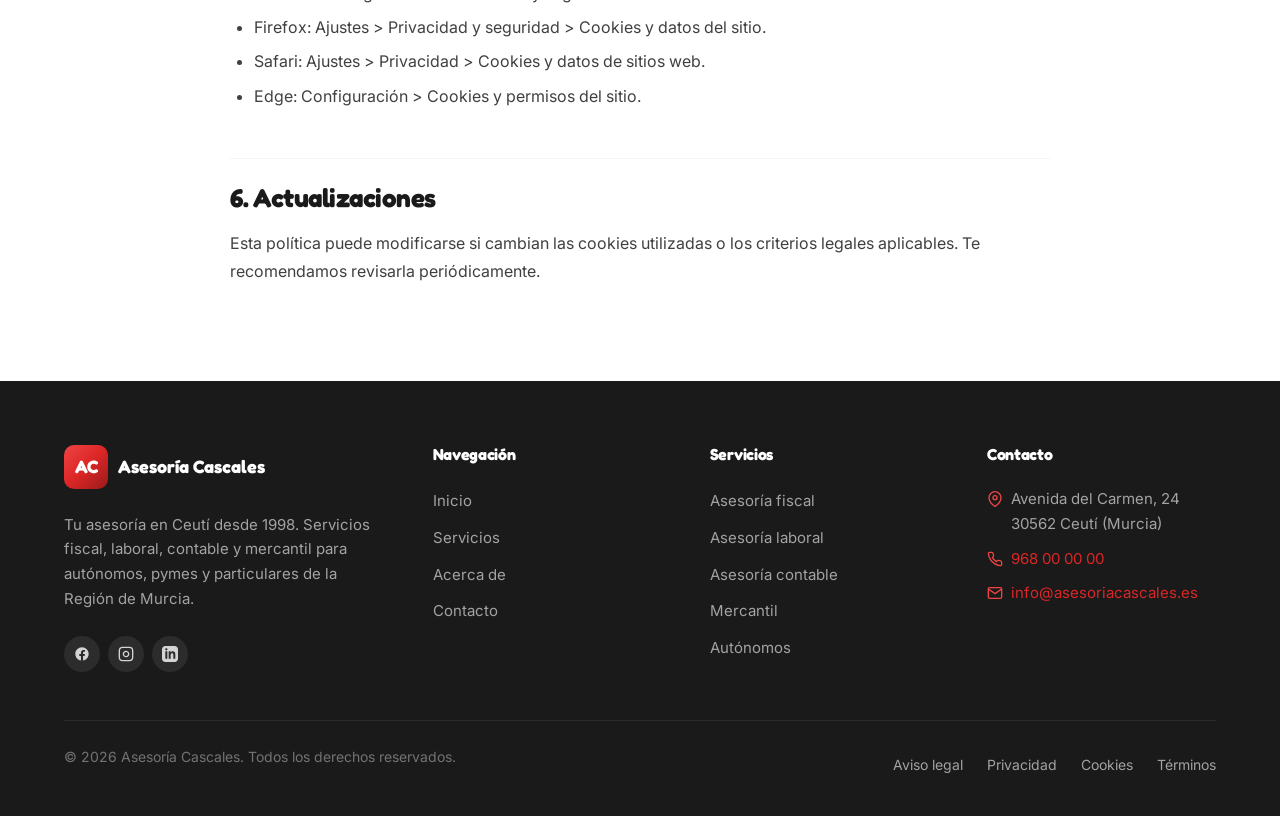
<file: politica-cookies.html>
<!DOCTYPE html>
<html lang="es">
<head>
    <meta charset="UTF-8">
    <meta name="viewport" content="width=device-width, initial-scale=1.0">

    <!-- ============ SEO PRIMARIO ============ -->
    <title>Política de cookies | Asesoría Cascales</title>
    <meta name="description" content="Política de cookies de Asesoría Cascales. Qué cookies puede usar la web, para qué sirven y cómo gestionarlas.">
    <meta name="keywords" content="política cookies Asesoría Cascales, cookies asesoría Ceutí">
    <meta name="robots" content="index, follow, max-image-preview:large">
    <meta name="geo.region" content="ES-MU">
    <meta name="geo.placename" content="Ceutí, Murcia">
    <link rel="canonical" href="https://www.asesoriacascales.es/politica-cookies.html">

    <!-- ============ OPEN GRAPH ============ -->
    <meta property="og:type" content="website">
    <meta property="og:locale" content="es_ES">
    <meta property="og:site_name" content="Asesoría Cascales">
    <meta property="og:title" content="Política de cookies | Asesoría Cascales">
    <meta property="og:description" content="Política de cookies de Asesoría Cascales. Qué cookies puede usar la web, para qué sirven y cómo gestionarlas.">
    <meta property="og:url" content="https://www.asesoriacascales.es/politica-cookies.html">

    <!-- ============ FAVICON ============ -->
    <link rel="icon" type="image/svg+xml" href="data:image/svg+xml,%3Csvg xmlns='http://www.w3.org/2000/svg' viewBox='0 0 100 100'%3E%3Crect width='100' height='100' rx='20' fill='%23dc2626'/%3E%3Ctext x='50' y='68' font-family='Fredoka,sans-serif' font-size='52' font-weight='700' fill='white' text-anchor='middle'%3EAC%3C/text%3E%3C/svg%3E">

    <!-- ============ ESTILOS ============ -->
    <link rel="stylesheet" href="css/styles.css">
</head><body>

    <!-- ============ HEADER ============ -->
    <header class="site-header" role="banner">
        <nav class="nav" aria-label="Navegación principal">
            <a class="brand" href="index.html" aria-label="Asesoría Cascales — Inicio">
                <span class="brand-mark" aria-hidden="true">AC</span>
                <span class="brand-text">
                    <span class="brand-name">Asesoría Cascales</span>
                    <span class="brand-tagline">Asesoría en Ceutí</span>
                </span>
            </a>

            <ul class="nav-menu" id="nav-menu">
                <li><a href="index.html">Inicio</a></li>
                <li><a href="servicios.html">Servicios</a></li>
                <li><a href="acerca-de.html">Acerca de</a></li>
                <li><a href="contacto.html">Contacto</a></li>
                <li><a class="btn btn-primary nav-cta" href="contacto.html">Pide cita gratis</a></li>
            </ul>

            <button class="nav-toggle" aria-label="Abrir menú" aria-controls="nav-menu" aria-expanded="false">
                <span></span><span></span><span></span>
            </button>
        </nav>
    </header>

    <main>
        <!-- ============ PAGE HEADER ============ -->
        <section class="page-header">
            <div class="container">
                <span class="eyebrow">Preferencias</span>
                <h1>Política de cookies</h1>
                <p>Información sobre qué son las cookies, qué tipos puede utilizar esta web y cómo puedes gestionarlas.</p>
                <nav class="breadcrumb" aria-label="Migas de pan">
                    <a href="index.html">Inicio</a>
                    <span class="breadcrumb-separator">/</span>
                    <span>Cookies</span>
                </nav>
            </div>
        </section>
        <section>
            <div class="container">
                <div class="legal-content reveal">
                    <p class="updated-date"><strong>Última actualización:</strong> 29 de junio de 2026</p>
                    <h2>1. Qué son las cookies</h2>
                    <p>Las cookies son pequeños archivos que se almacenan en tu dispositivo cuando visitas una página web. Sirven para recordar preferencias, mejorar la navegación y obtener información estadística.</p>

                    <h2>2. Tipos de cookies</h2>
                    <table>
                        <thead><tr><th>Tipo</th><th>Finalidad</th></tr></thead>
                        <tbody>
                            <tr><td>Técnicas</td><td>Permiten el funcionamiento básico de la web, como recordar la aceptación o rechazo del banner.</td></tr>
                            <tr><td>Analíticas</td><td>Ayudan a conocer cómo se utiliza la web para mejorar contenidos y experiencia.</td></tr>
                            <tr><td>De terceros</td><td>Pueden generarse por servicios externos integrados, como mapas o herramientas de medición.</td></tr>
                        </tbody>
                    </table>

                    <h2>3. Cookies utilizadas en esta web</h2>
                    <p>Esta web puede utilizar almacenamiento local para recordar tu elección sobre cookies y, en caso de activarse servicios de terceros, cookies asociadas a mapas, analítica o contenidos incrustados.</p>

                    <h2>4. Cómo gestionar cookies</h2>
                    <p>Puedes aceptar o rechazar las cookies desde el banner inicial. También puedes bloquearlas o eliminarlas desde la configuración de tu navegador.</p>

                    <h2>5. Desactivación en navegadores</h2>
                    <ul>
                        <li>Chrome: Configuración > Privacidad y seguridad > Cookies de terceros.</li>
                        <li>Firefox: Ajustes > Privacidad y seguridad > Cookies y datos del sitio.</li>
                        <li>Safari: Ajustes > Privacidad > Cookies y datos de sitios web.</li>
                        <li>Edge: Configuración > Cookies y permisos del sitio.</li>
                    </ul>

                    <h2>6. Actualizaciones</h2>
                    <p>Esta política puede modificarse si cambian las cookies utilizadas o los criterios legales aplicables. Te recomendamos revisarla periódicamente.</p>
                </div>
            </div>
        </section>
    </main>

    <!-- ============ FOOTER ============ -->
    <footer class="site-footer" role="contentinfo">
        <div class="container">
            <div class="footer-grid">
                <div class="footer-about">
                    <div class="footer-brand">
                        <span class="brand-mark" aria-hidden="true">AC</span>
                        <span class="footer-brand-text">Asesoría Cascales</span>
                    </div>
                    <p>Tu asesoría en Ceutí desde 1998. Servicios fiscal, laboral, contable y mercantil para autónomos, pymes y particulares de la Región de Murcia.</p>
                    <div class="footer-social">
                        <a href="#" aria-label="Facebook" rel="noopener"><svg viewBox="0 0 24 24" fill="currentColor"><path d="M22 12c0-5.52-4.48-10-10-10S2 6.48 2 12c0 5 3.66 9.13 8.44 9.88v-6.99H7.9V12h2.54V9.8c0-2.51 1.49-3.89 3.78-3.89 1.09 0 2.24.19 2.24.19v2.47h-1.26c-1.24 0-1.63.77-1.63 1.56V12h2.77l-.44 2.89h-2.33v6.99C18.34 21.13 22 17 22 12z"/></svg></a>
                        <a href="#" aria-label="Instagram" rel="noopener"><svg viewBox="0 0 24 24" fill="none" stroke="currentColor" stroke-width="2"><rect x="2" y="2" width="20" height="20" rx="5"/><path d="M16 11.37A4 4 0 1 1 12.63 8 4 4 0 0 1 16 11.37z"/><line x1="17.5" y1="6.5" x2="17.51" y2="6.5"/></svg></a>
                        <a href="#" aria-label="LinkedIn" rel="noopener"><svg viewBox="0 0 24 24" fill="currentColor"><path d="M19 0h-14C2.24 0 0 2.24 0 5v14c0 2.76 2.24 5 5 5h14c2.76 0 5-2.24 5-5V5c0-2.76-2.24-5-5-5zM8 19H5V8h3v11zM6.5 6.73c-.97 0-1.75-.79-1.75-1.76s.78-1.76 1.75-1.76 1.75.79 1.75 1.76-.78 1.76-1.75 1.76zM20 19h-3v-5.6c0-3.37-4-3.11-4 0V19h-3V8h3v1.77c1.4-2.59 7-2.78 7 2.48V19z"/></svg></a>
                    </div>
                </div>
                <div class="footer-col">
                    <h4>Navegación</h4>
                    <ul>
                        <li><a href="index.html">Inicio</a></li>
                        <li><a href="servicios.html">Servicios</a></li>
                        <li><a href="acerca-de.html">Acerca de</a></li>
                        <li><a href="contacto.html">Contacto</a></li>
                    </ul>
                </div>
                <div class="footer-col">
                    <h4>Servicios</h4>
                    <ul>
                        <li><a href="servicios.html#fiscal">Asesoría fiscal</a></li>
                        <li><a href="servicios.html#laboral">Asesoría laboral</a></li>
                        <li><a href="servicios.html#contable">Asesoría contable</a></li>
                        <li><a href="servicios.html#mercantil">Mercantil</a></li>
                        <li><a href="servicios.html#autonomos">Autónomos</a></li>
                    </ul>
                </div>
                <div class="footer-col">
                    <h4>Contacto</h4>
                    <div class="footer-contact-item"><svg viewBox="0 0 24 24" fill="none" stroke="currentColor" stroke-width="2"><path d="M21 10c0 7-9 13-9 13s-9-6-9-13a9 9 0 0 1 18 0z"/><circle cx="12" cy="10" r="3"/></svg><span>Avenida del Carmen, 24<br>30562 Ceutí (Murcia)</span></div>
                    <div class="footer-contact-item"><svg viewBox="0 0 24 24" fill="none" stroke="currentColor" stroke-width="2"><path d="M22 16.92v3a2 2 0 0 1-2.18 2 19.79 19.79 0 0 1-8.63-3.07 19.5 19.5 0 0 1-6-6 19.79 19.79 0 0 1-3.07-8.67A2 2 0 0 1 4.11 2h3a2 2 0 0 1 2 1.72 12.84 12.84 0 0 0 .7 2.81 2 2 0 0 1-.45 2.11L8.09 9.91a16 16 0 0 0 6 6l1.27-1.27a2 2 0 0 1 2.11-.45 12.84 12.84 0 0 0 2.81.7A2 2 0 0 1 22 16.92z"/></svg><a href="tel:+34968000000">968 00 00 00</a></div>
                    <div class="footer-contact-item"><svg viewBox="0 0 24 24" fill="none" stroke="currentColor" stroke-width="2"><path d="M4 4h16c1.1 0 2 .9 2 2v12c0 1.1-.9 2-2 2H4c-1.1 0-2-.9-2-2V6c0-1.1.9-2 2-2z"/><polyline points="22,6 12,13 2,6"/></svg><a href="mailto:info@asesoriacascales.es">info@asesoriacascales.es</a></div>
                </div>
            </div>
            <div class="footer-bottom">
                <p>&copy; <span data-current-year>2026</span> Asesoría Cascales. Todos los derechos reservados.</p>
                <div class="footer-bottom-links">
                    <a href="aviso-legal.html">Aviso legal</a>
                    <a href="politica-privacidad.html">Privacidad</a>
                    <a href="politica-cookies.html">Cookies</a>
                    <a href="terminos-condiciones.html">Términos</a>
                </div>
            </div>
        </div>
    </footer>

    <div class="cookie-banner" id="cookie-banner" role="dialog" aria-live="polite" aria-label="Aviso de cookies">
        <h4>🍪 Usamos cookies</h4>
        <p>Utilizamos cookies propias y de terceros para mejorar tu experiencia y analizar el uso de la web. Puedes aceptarlas todas, rechazarlas o configurarlas en nuestra <a href="politica-cookies.html">política de cookies</a>.</p>
        <div class="cookie-banner-actions">
            <button class="btn btn-primary" data-cookie-action="accept">Aceptar todas</button>
            <button class="btn btn-secondary" data-cookie-action="reject">Rechazar</button>
        </div>
    </div>

    <a class="whatsapp-float" href="https://wa.me/34968000000" target="_blank" rel="noopener" aria-label="Contactar por WhatsApp">
        <svg viewBox="0 0 24 24" fill="currentColor"><path d="M17.5 14.4c-.3-.2-1.8-.9-2.1-1-.3-.1-.5-.2-.7.2-.2.3-.8 1-.9 1.2-.2.2-.3.2-.6.1-.3-.2-1.3-.5-2.4-1.5-.9-.8-1.5-1.8-1.7-2.1-.2-.3 0-.5.1-.6.1-.1.3-.4.5-.6.2-.2.2-.3.3-.5.1-.2.1-.4 0-.6-.1-.2-.7-1.7-1-2.3-.3-.6-.5-.5-.7-.5h-.6c-.2 0-.5.1-.8.4-.3.3-1 1-1 2.5s1.1 2.9 1.2 3.1c.2.2 2.1 3.2 5.1 4.5.7.3 1.3.5 1.7.6.7.2 1.4.2 1.9.1.6-.1 1.8-.7 2-1.4.2-.7.2-1.3.2-1.4-.1-.1-.3-.2-.6-.3zM12 22a10 10 0 0 1-5.1-1.4L3 22l1.4-3.9A10 10 0 1 1 12 22z"/></svg>
    </a>

    <button class="back-to-top" aria-label="Volver arriba">
        <svg viewBox="0 0 24 24" fill="none" stroke="currentColor" stroke-width="2.5"><polyline points="18 15 12 9 6 15"/></svg>
    </button>

    <script src="js/main.js"></script>
</body>
</html>
</file>
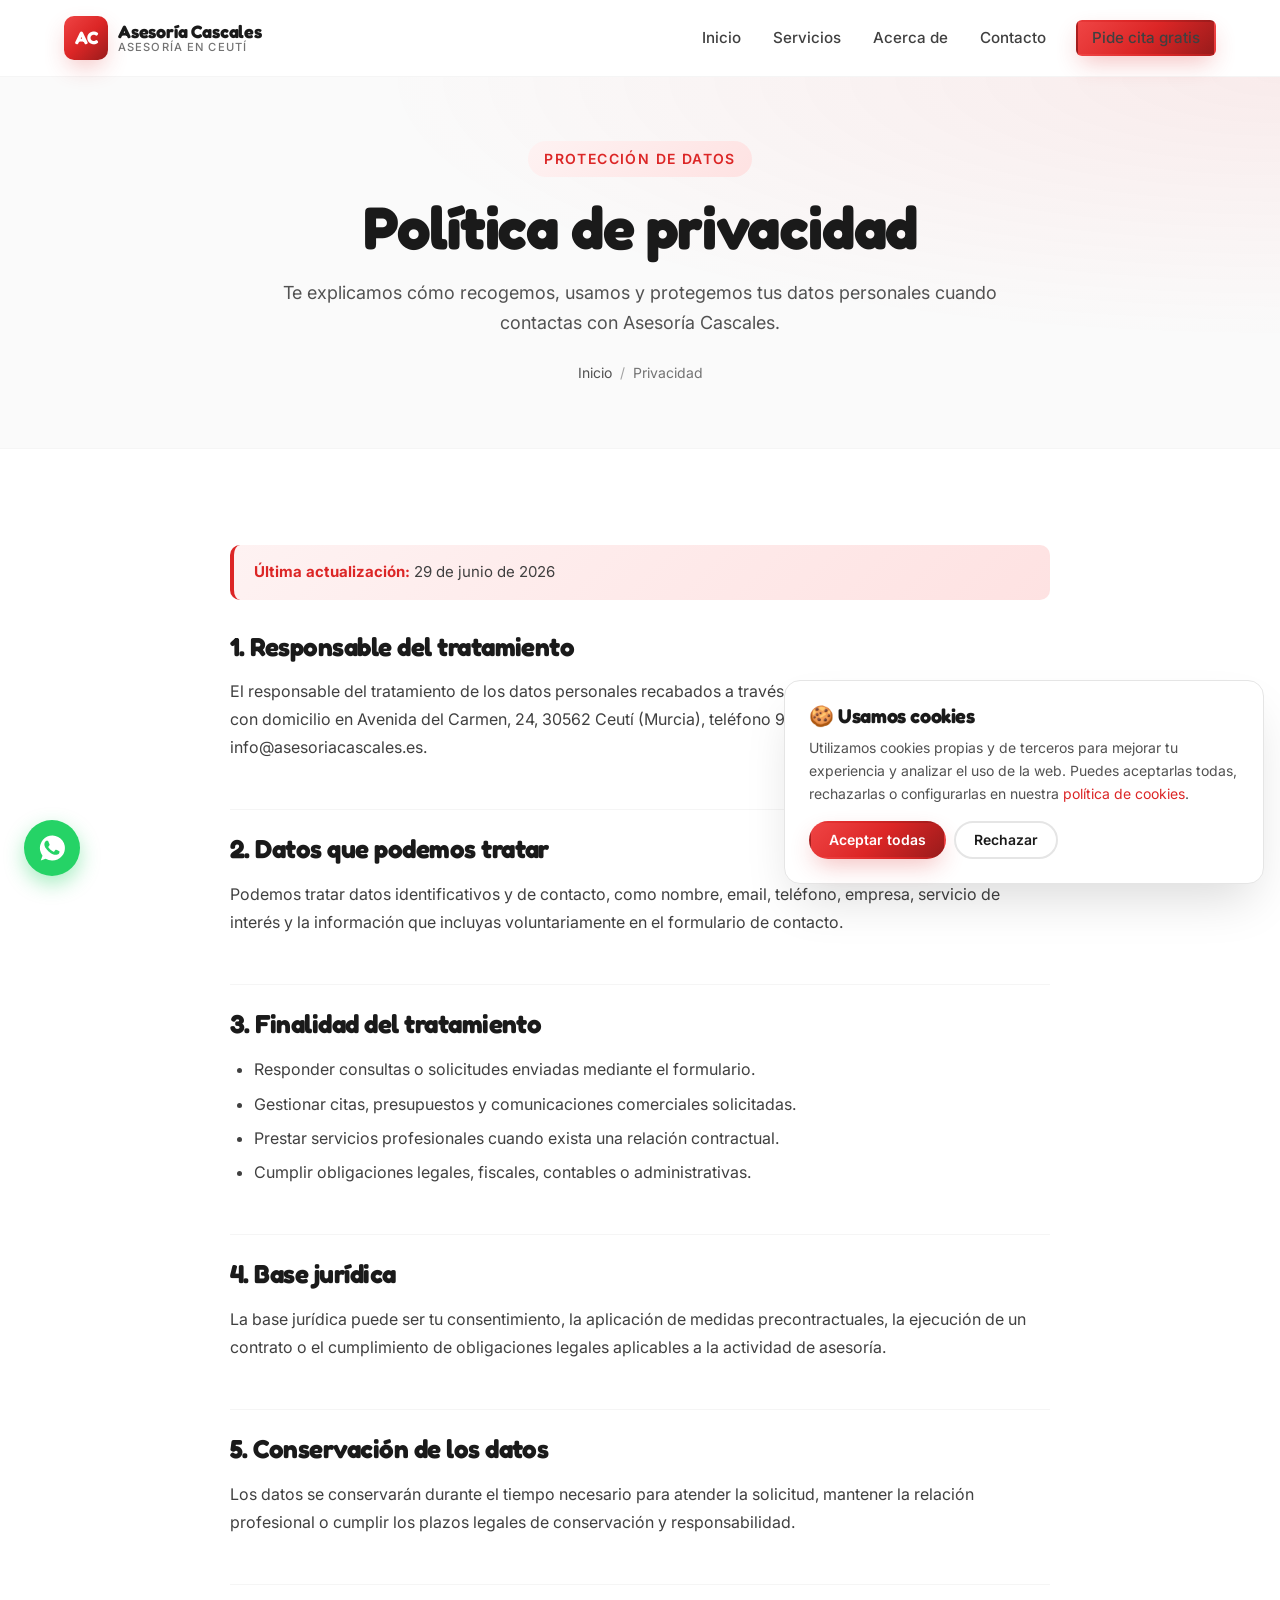
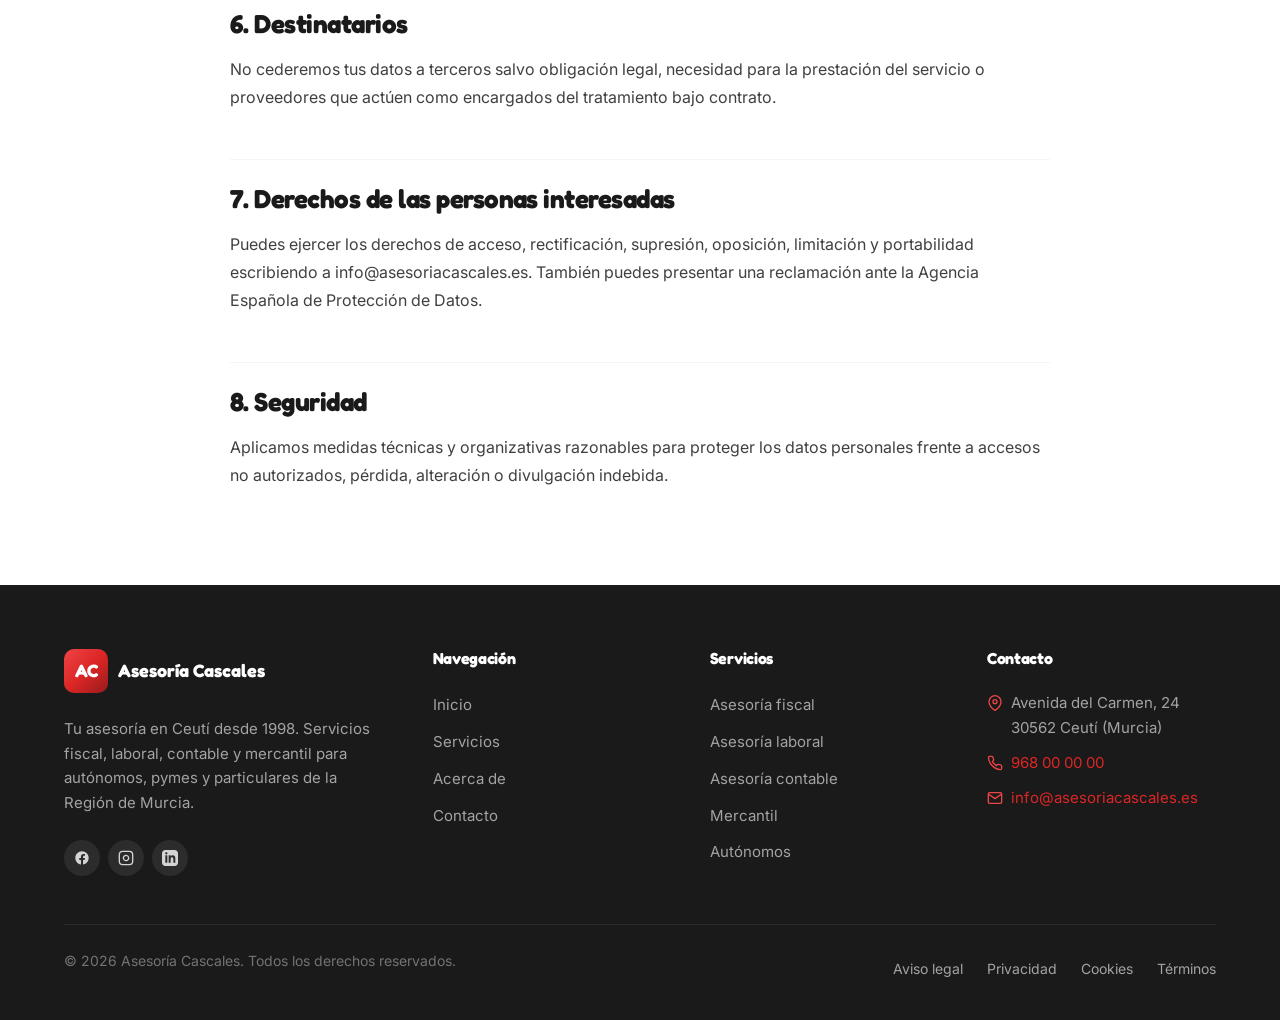
<file: politica-privacidad.html>
<!DOCTYPE html>
<html lang="es">
<head>
    <meta charset="UTF-8">
    <meta name="viewport" content="width=device-width, initial-scale=1.0">

    <!-- ============ SEO PRIMARIO ============ -->
    <title>Política de privacidad | Asesoría Cascales</title>
    <meta name="description" content="Política de privacidad de Asesoría Cascales. Información sobre tratamiento de datos personales, finalidades, legitimación y derechos.">
    <meta name="keywords" content="política privacidad Asesoría Cascales, protección de datos asesoría Ceutí">
    <meta name="robots" content="index, follow, max-image-preview:large">
    <meta name="geo.region" content="ES-MU">
    <meta name="geo.placename" content="Ceutí, Murcia">
    <link rel="canonical" href="https://www.asesoriacascales.es/politica-privacidad.html">

    <!-- ============ OPEN GRAPH ============ -->
    <meta property="og:type" content="website">
    <meta property="og:locale" content="es_ES">
    <meta property="og:site_name" content="Asesoría Cascales">
    <meta property="og:title" content="Política de privacidad | Asesoría Cascales">
    <meta property="og:description" content="Política de privacidad de Asesoría Cascales. Información sobre tratamiento de datos personales, finalidades, legitimación y derechos.">
    <meta property="og:url" content="https://www.asesoriacascales.es/politica-privacidad.html">

    <!-- ============ FAVICON ============ -->
    <link rel="icon" type="image/svg+xml" href="data:image/svg+xml,%3Csvg xmlns='http://www.w3.org/2000/svg' viewBox='0 0 100 100'%3E%3Crect width='100' height='100' rx='20' fill='%23dc2626'/%3E%3Ctext x='50' y='68' font-family='Fredoka,sans-serif' font-size='52' font-weight='700' fill='white' text-anchor='middle'%3EAC%3C/text%3E%3C/svg%3E">

    <!-- ============ ESTILOS ============ -->
    <link rel="stylesheet" href="css/styles.css">
</head><body>

    <!-- ============ HEADER ============ -->
    <header class="site-header" role="banner">
        <nav class="nav" aria-label="Navegación principal">
            <a class="brand" href="index.html" aria-label="Asesoría Cascales — Inicio">
                <span class="brand-mark" aria-hidden="true">AC</span>
                <span class="brand-text">
                    <span class="brand-name">Asesoría Cascales</span>
                    <span class="brand-tagline">Asesoría en Ceutí</span>
                </span>
            </a>

            <ul class="nav-menu" id="nav-menu">
                <li><a href="index.html">Inicio</a></li>
                <li><a href="servicios.html">Servicios</a></li>
                <li><a href="acerca-de.html">Acerca de</a></li>
                <li><a href="contacto.html">Contacto</a></li>
                <li><a class="btn btn-primary nav-cta" href="contacto.html">Pide cita gratis</a></li>
            </ul>

            <button class="nav-toggle" aria-label="Abrir menú" aria-controls="nav-menu" aria-expanded="false">
                <span></span><span></span><span></span>
            </button>
        </nav>
    </header>

    <main>
        <!-- ============ PAGE HEADER ============ -->
        <section class="page-header">
            <div class="container">
                <span class="eyebrow">Protección de datos</span>
                <h1>Política de privacidad</h1>
                <p>Te explicamos cómo recogemos, usamos y protegemos tus datos personales cuando contactas con Asesoría Cascales.</p>
                <nav class="breadcrumb" aria-label="Migas de pan">
                    <a href="index.html">Inicio</a>
                    <span class="breadcrumb-separator">/</span>
                    <span>Privacidad</span>
                </nav>
            </div>
        </section>
        <section>
            <div class="container">
                <div class="legal-content reveal">
                    <p class="updated-date"><strong>Última actualización:</strong> 29 de junio de 2026</p>
                    <h2>1. Responsable del tratamiento</h2>
                    <p>El responsable del tratamiento de los datos personales recabados a través de esta web es <strong>Asesoría Cascales</strong>, con domicilio en Avenida del Carmen, 24, 30562 Ceutí (Murcia), teléfono 968 00 00 00 y email info@asesoriacascales.es.</p>

                    <h2>2. Datos que podemos tratar</h2>
                    <p>Podemos tratar datos identificativos y de contacto, como nombre, email, teléfono, empresa, servicio de interés y la información que incluyas voluntariamente en el formulario de contacto.</p>

                    <h2>3. Finalidad del tratamiento</h2>
                    <ul>
                        <li>Responder consultas o solicitudes enviadas mediante el formulario.</li>
                        <li>Gestionar citas, presupuestos y comunicaciones comerciales solicitadas.</li>
                        <li>Prestar servicios profesionales cuando exista una relación contractual.</li>
                        <li>Cumplir obligaciones legales, fiscales, contables o administrativas.</li>
                    </ul>

                    <h2>4. Base jurídica</h2>
                    <p>La base jurídica puede ser tu consentimiento, la aplicación de medidas precontractuales, la ejecución de un contrato o el cumplimiento de obligaciones legales aplicables a la actividad de asesoría.</p>

                    <h2>5. Conservación de los datos</h2>
                    <p>Los datos se conservarán durante el tiempo necesario para atender la solicitud, mantener la relación profesional o cumplir los plazos legales de conservación y responsabilidad.</p>

                    <h2>6. Destinatarios</h2>
                    <p>No cederemos tus datos a terceros salvo obligación legal, necesidad para la prestación del servicio o proveedores que actúen como encargados del tratamiento bajo contrato.</p>

                    <h2>7. Derechos de las personas interesadas</h2>
                    <p>Puedes ejercer los derechos de acceso, rectificación, supresión, oposición, limitación y portabilidad escribiendo a info@asesoriacascales.es. También puedes presentar una reclamación ante la Agencia Española de Protección de Datos.</p>

                    <h2>8. Seguridad</h2>
                    <p>Aplicamos medidas técnicas y organizativas razonables para proteger los datos personales frente a accesos no autorizados, pérdida, alteración o divulgación indebida.</p>
                </div>
            </div>
        </section>
    </main>

    <!-- ============ FOOTER ============ -->
    <footer class="site-footer" role="contentinfo">
        <div class="container">
            <div class="footer-grid">
                <div class="footer-about">
                    <div class="footer-brand">
                        <span class="brand-mark" aria-hidden="true">AC</span>
                        <span class="footer-brand-text">Asesoría Cascales</span>
                    </div>
                    <p>Tu asesoría en Ceutí desde 1998. Servicios fiscal, laboral, contable y mercantil para autónomos, pymes y particulares de la Región de Murcia.</p>
                    <div class="footer-social">
                        <a href="#" aria-label="Facebook" rel="noopener"><svg viewBox="0 0 24 24" fill="currentColor"><path d="M22 12c0-5.52-4.48-10-10-10S2 6.48 2 12c0 5 3.66 9.13 8.44 9.88v-6.99H7.9V12h2.54V9.8c0-2.51 1.49-3.89 3.78-3.89 1.09 0 2.24.19 2.24.19v2.47h-1.26c-1.24 0-1.63.77-1.63 1.56V12h2.77l-.44 2.89h-2.33v6.99C18.34 21.13 22 17 22 12z"/></svg></a>
                        <a href="#" aria-label="Instagram" rel="noopener"><svg viewBox="0 0 24 24" fill="none" stroke="currentColor" stroke-width="2"><rect x="2" y="2" width="20" height="20" rx="5"/><path d="M16 11.37A4 4 0 1 1 12.63 8 4 4 0 0 1 16 11.37z"/><line x1="17.5" y1="6.5" x2="17.51" y2="6.5"/></svg></a>
                        <a href="#" aria-label="LinkedIn" rel="noopener"><svg viewBox="0 0 24 24" fill="currentColor"><path d="M19 0h-14C2.24 0 0 2.24 0 5v14c0 2.76 2.24 5 5 5h14c2.76 0 5-2.24 5-5V5c0-2.76-2.24-5-5-5zM8 19H5V8h3v11zM6.5 6.73c-.97 0-1.75-.79-1.75-1.76s.78-1.76 1.75-1.76 1.75.79 1.75 1.76-.78 1.76-1.75 1.76zM20 19h-3v-5.6c0-3.37-4-3.11-4 0V19h-3V8h3v1.77c1.4-2.59 7-2.78 7 2.48V19z"/></svg></a>
                    </div>
                </div>
                <div class="footer-col">
                    <h4>Navegación</h4>
                    <ul>
                        <li><a href="index.html">Inicio</a></li>
                        <li><a href="servicios.html">Servicios</a></li>
                        <li><a href="acerca-de.html">Acerca de</a></li>
                        <li><a href="contacto.html">Contacto</a></li>
                    </ul>
                </div>
                <div class="footer-col">
                    <h4>Servicios</h4>
                    <ul>
                        <li><a href="servicios.html#fiscal">Asesoría fiscal</a></li>
                        <li><a href="servicios.html#laboral">Asesoría laboral</a></li>
                        <li><a href="servicios.html#contable">Asesoría contable</a></li>
                        <li><a href="servicios.html#mercantil">Mercantil</a></li>
                        <li><a href="servicios.html#autonomos">Autónomos</a></li>
                    </ul>
                </div>
                <div class="footer-col">
                    <h4>Contacto</h4>
                    <div class="footer-contact-item"><svg viewBox="0 0 24 24" fill="none" stroke="currentColor" stroke-width="2"><path d="M21 10c0 7-9 13-9 13s-9-6-9-13a9 9 0 0 1 18 0z"/><circle cx="12" cy="10" r="3"/></svg><span>Avenida del Carmen, 24<br>30562 Ceutí (Murcia)</span></div>
                    <div class="footer-contact-item"><svg viewBox="0 0 24 24" fill="none" stroke="currentColor" stroke-width="2"><path d="M22 16.92v3a2 2 0 0 1-2.18 2 19.79 19.79 0 0 1-8.63-3.07 19.5 19.5 0 0 1-6-6 19.79 19.79 0 0 1-3.07-8.67A2 2 0 0 1 4.11 2h3a2 2 0 0 1 2 1.72 12.84 12.84 0 0 0 .7 2.81 2 2 0 0 1-.45 2.11L8.09 9.91a16 16 0 0 0 6 6l1.27-1.27a2 2 0 0 1 2.11-.45 12.84 12.84 0 0 0 2.81.7A2 2 0 0 1 22 16.92z"/></svg><a href="tel:+34968000000">968 00 00 00</a></div>
                    <div class="footer-contact-item"><svg viewBox="0 0 24 24" fill="none" stroke="currentColor" stroke-width="2"><path d="M4 4h16c1.1 0 2 .9 2 2v12c0 1.1-.9 2-2 2H4c-1.1 0-2-.9-2-2V6c0-1.1.9-2 2-2z"/><polyline points="22,6 12,13 2,6"/></svg><a href="mailto:info@asesoriacascales.es">info@asesoriacascales.es</a></div>
                </div>
            </div>
            <div class="footer-bottom">
                <p>&copy; <span data-current-year>2026</span> Asesoría Cascales. Todos los derechos reservados.</p>
                <div class="footer-bottom-links">
                    <a href="aviso-legal.html">Aviso legal</a>
                    <a href="politica-privacidad.html">Privacidad</a>
                    <a href="politica-cookies.html">Cookies</a>
                    <a href="terminos-condiciones.html">Términos</a>
                </div>
            </div>
        </div>
    </footer>

    <div class="cookie-banner" id="cookie-banner" role="dialog" aria-live="polite" aria-label="Aviso de cookies">
        <h4>🍪 Usamos cookies</h4>
        <p>Utilizamos cookies propias y de terceros para mejorar tu experiencia y analizar el uso de la web. Puedes aceptarlas todas, rechazarlas o configurarlas en nuestra <a href="politica-cookies.html">política de cookies</a>.</p>
        <div class="cookie-banner-actions">
            <button class="btn btn-primary" data-cookie-action="accept">Aceptar todas</button>
            <button class="btn btn-secondary" data-cookie-action="reject">Rechazar</button>
        </div>
    </div>

    <a class="whatsapp-float" href="https://wa.me/34968000000" target="_blank" rel="noopener" aria-label="Contactar por WhatsApp">
        <svg viewBox="0 0 24 24" fill="currentColor"><path d="M17.5 14.4c-.3-.2-1.8-.9-2.1-1-.3-.1-.5-.2-.7.2-.2.3-.8 1-.9 1.2-.2.2-.3.2-.6.1-.3-.2-1.3-.5-2.4-1.5-.9-.8-1.5-1.8-1.7-2.1-.2-.3 0-.5.1-.6.1-.1.3-.4.5-.6.2-.2.2-.3.3-.5.1-.2.1-.4 0-.6-.1-.2-.7-1.7-1-2.3-.3-.6-.5-.5-.7-.5h-.6c-.2 0-.5.1-.8.4-.3.3-1 1-1 2.5s1.1 2.9 1.2 3.1c.2.2 2.1 3.2 5.1 4.5.7.3 1.3.5 1.7.6.7.2 1.4.2 1.9.1.6-.1 1.8-.7 2-1.4.2-.7.2-1.3.2-1.4-.1-.1-.3-.2-.6-.3zM12 22a10 10 0 0 1-5.1-1.4L3 22l1.4-3.9A10 10 0 1 1 12 22z"/></svg>
    </a>

    <button class="back-to-top" aria-label="Volver arriba">
        <svg viewBox="0 0 24 24" fill="none" stroke="currentColor" stroke-width="2.5"><polyline points="18 15 12 9 6 15"/></svg>
    </button>

    <script src="js/main.js"></script>
</body>
</html>
</file>
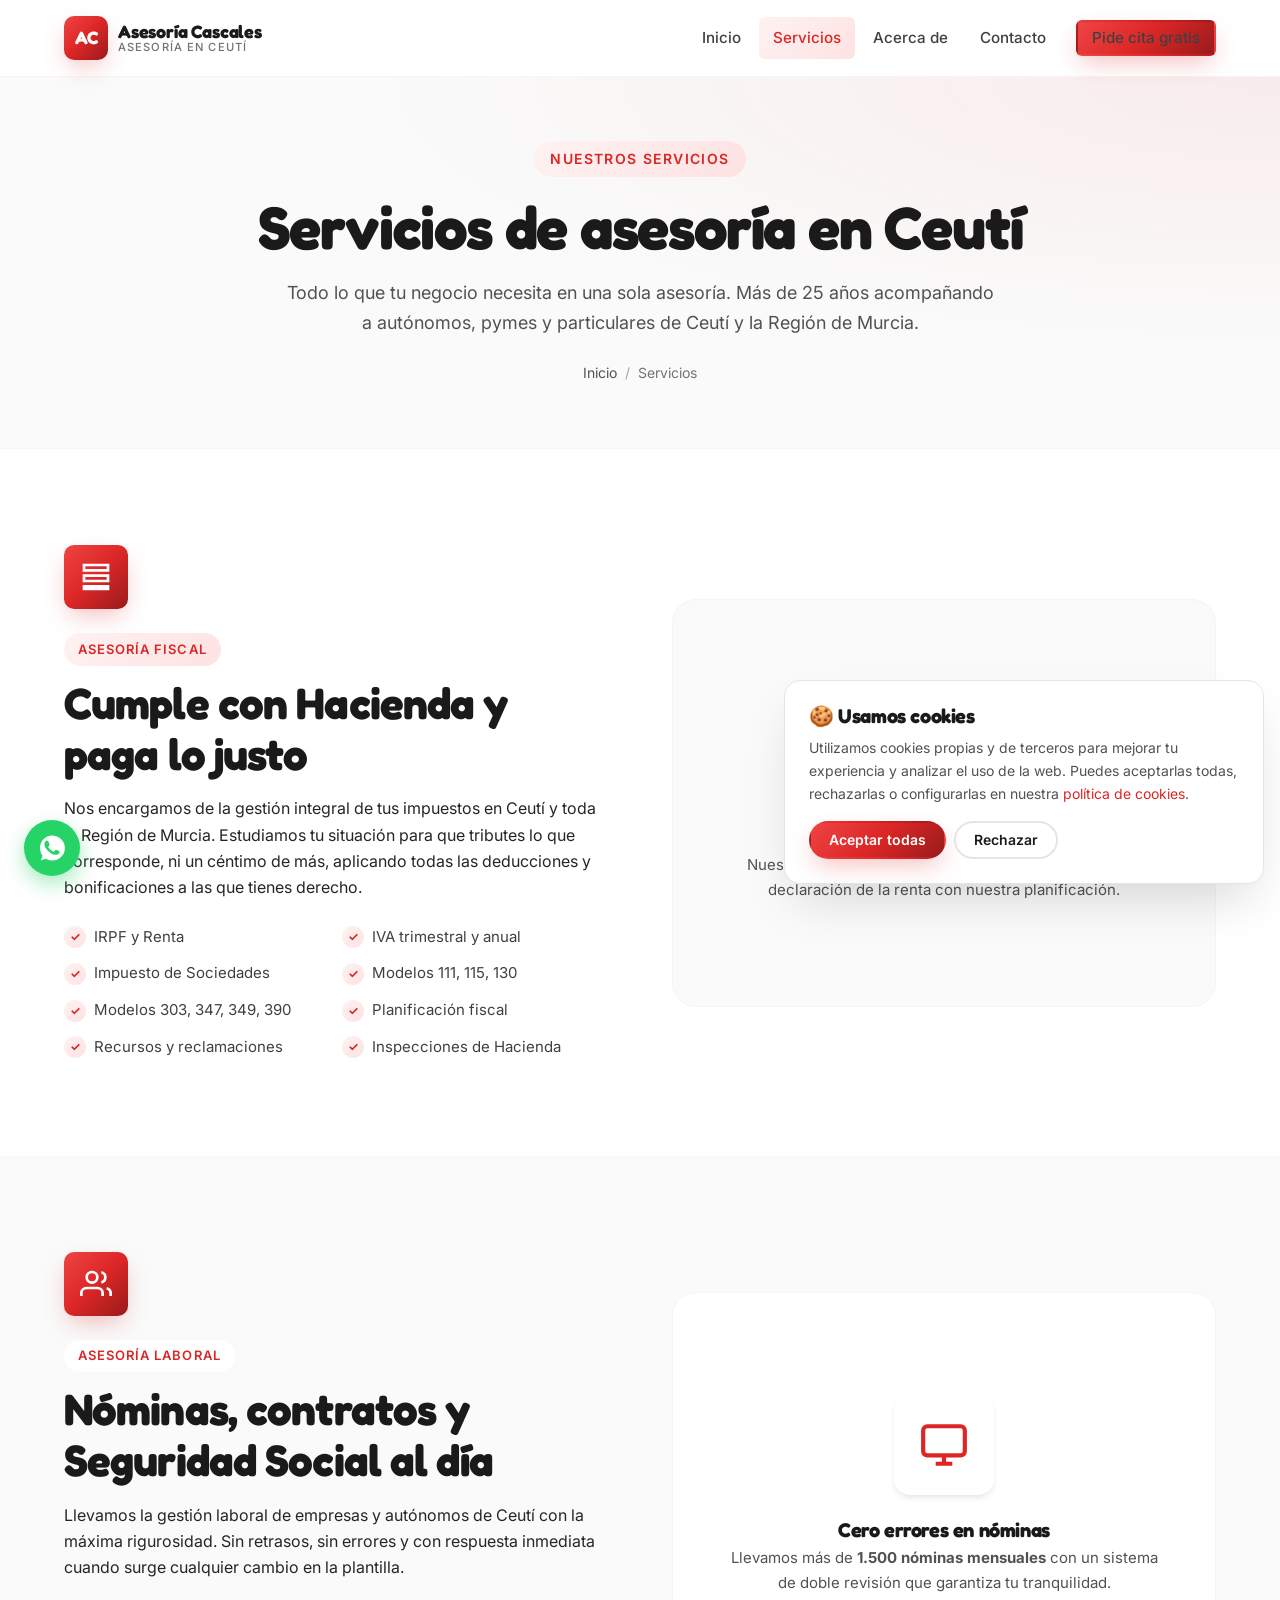
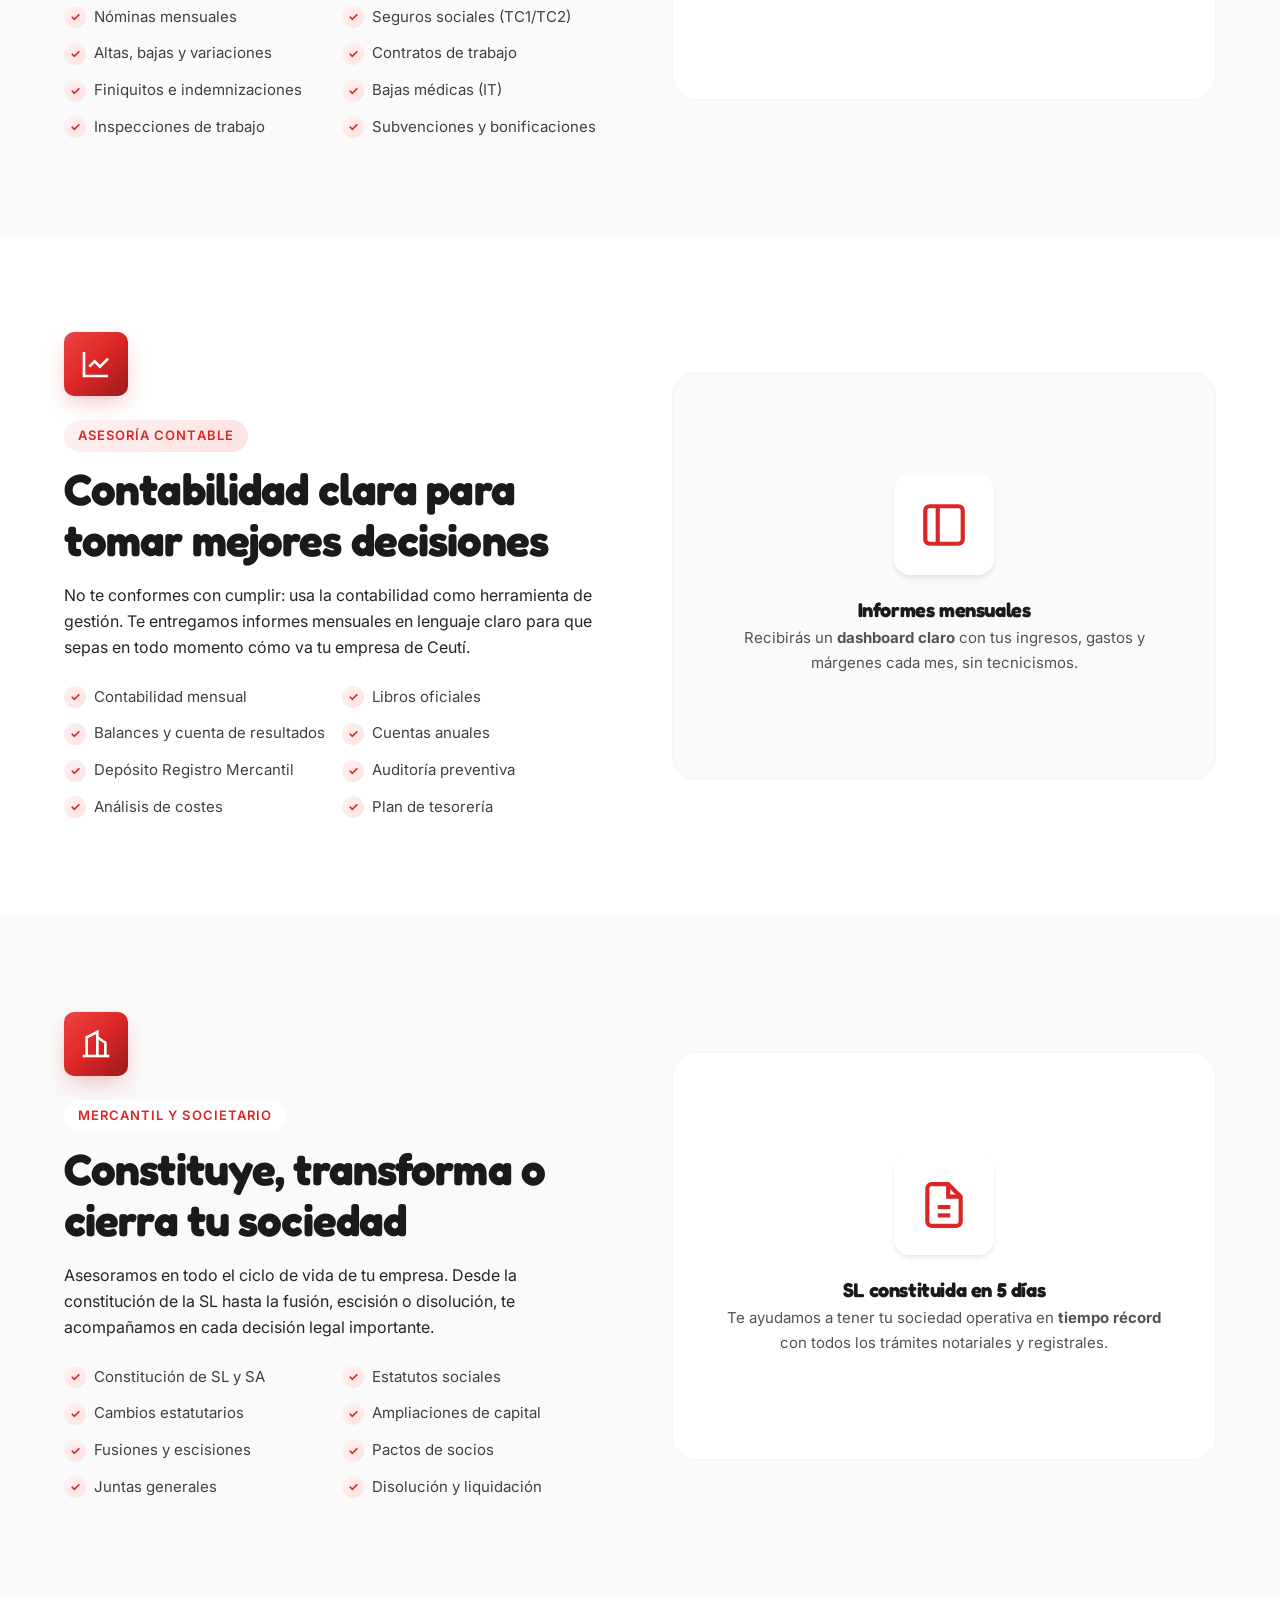
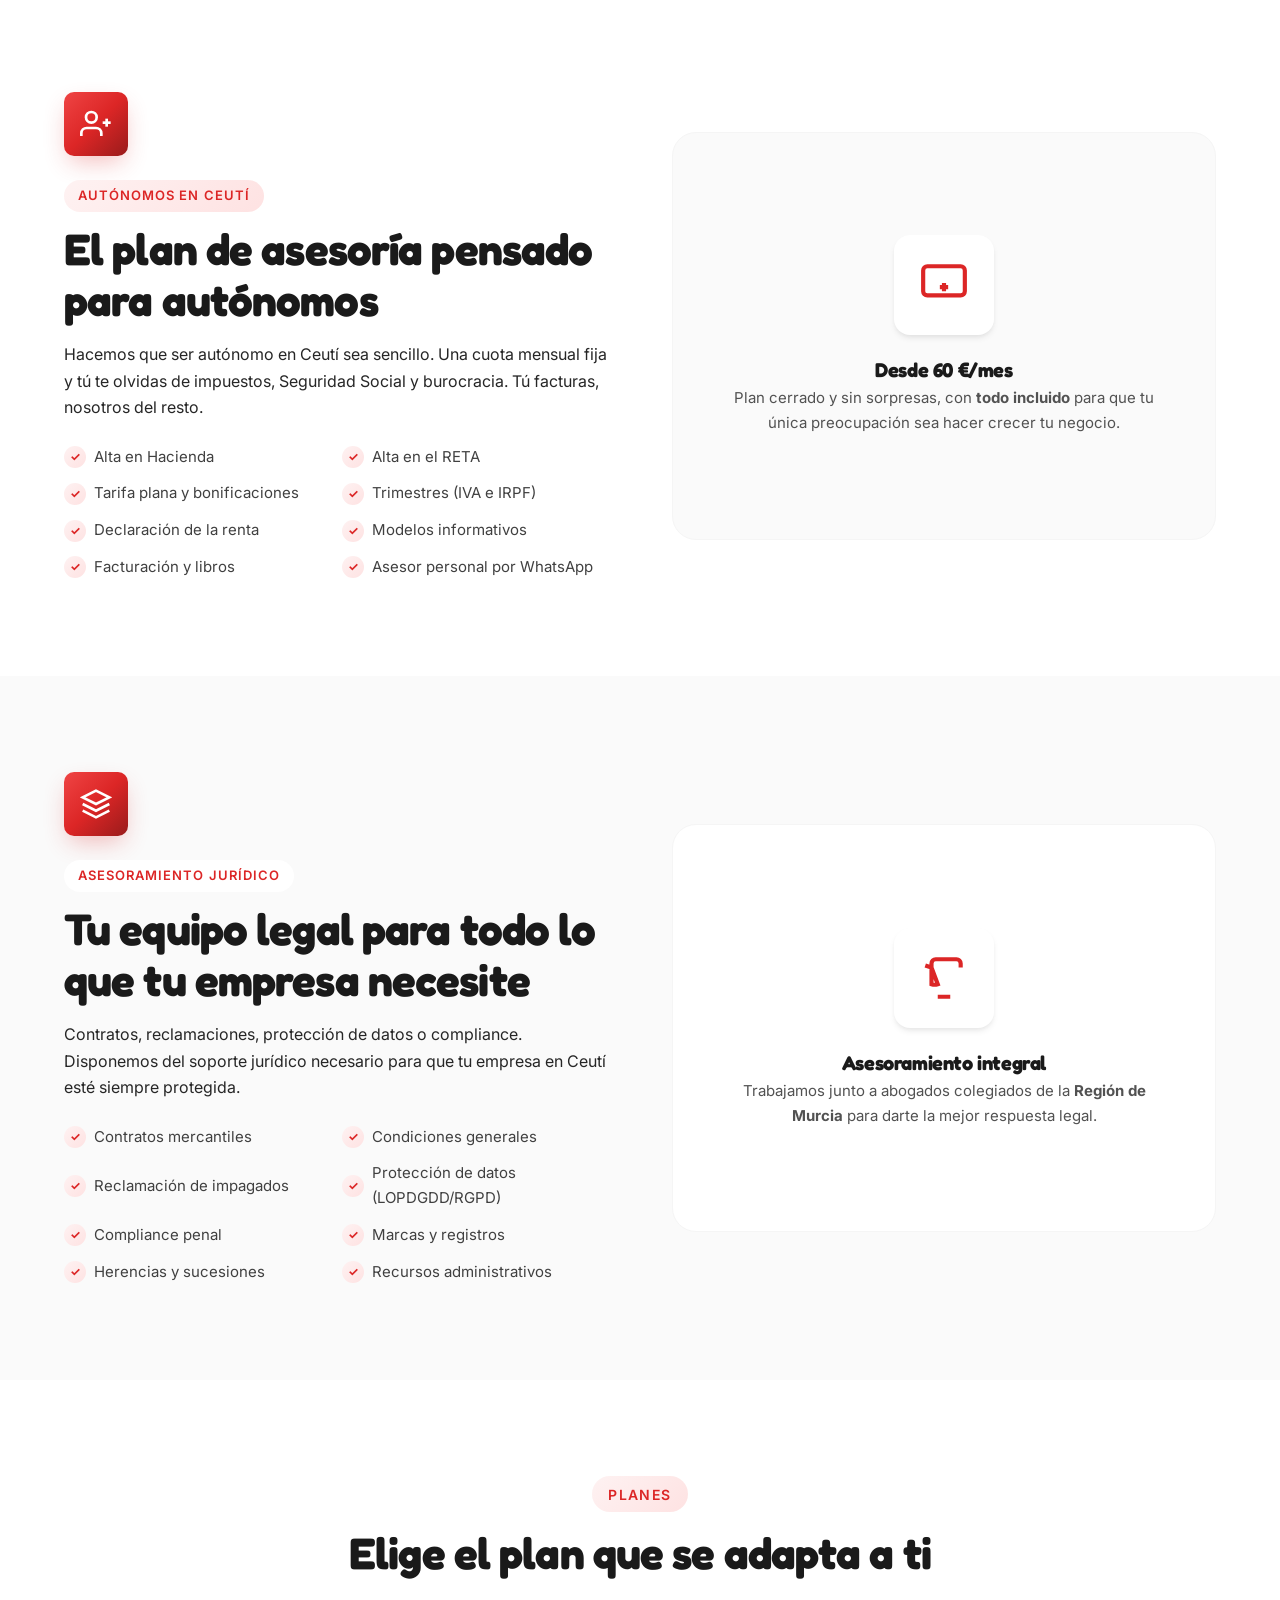
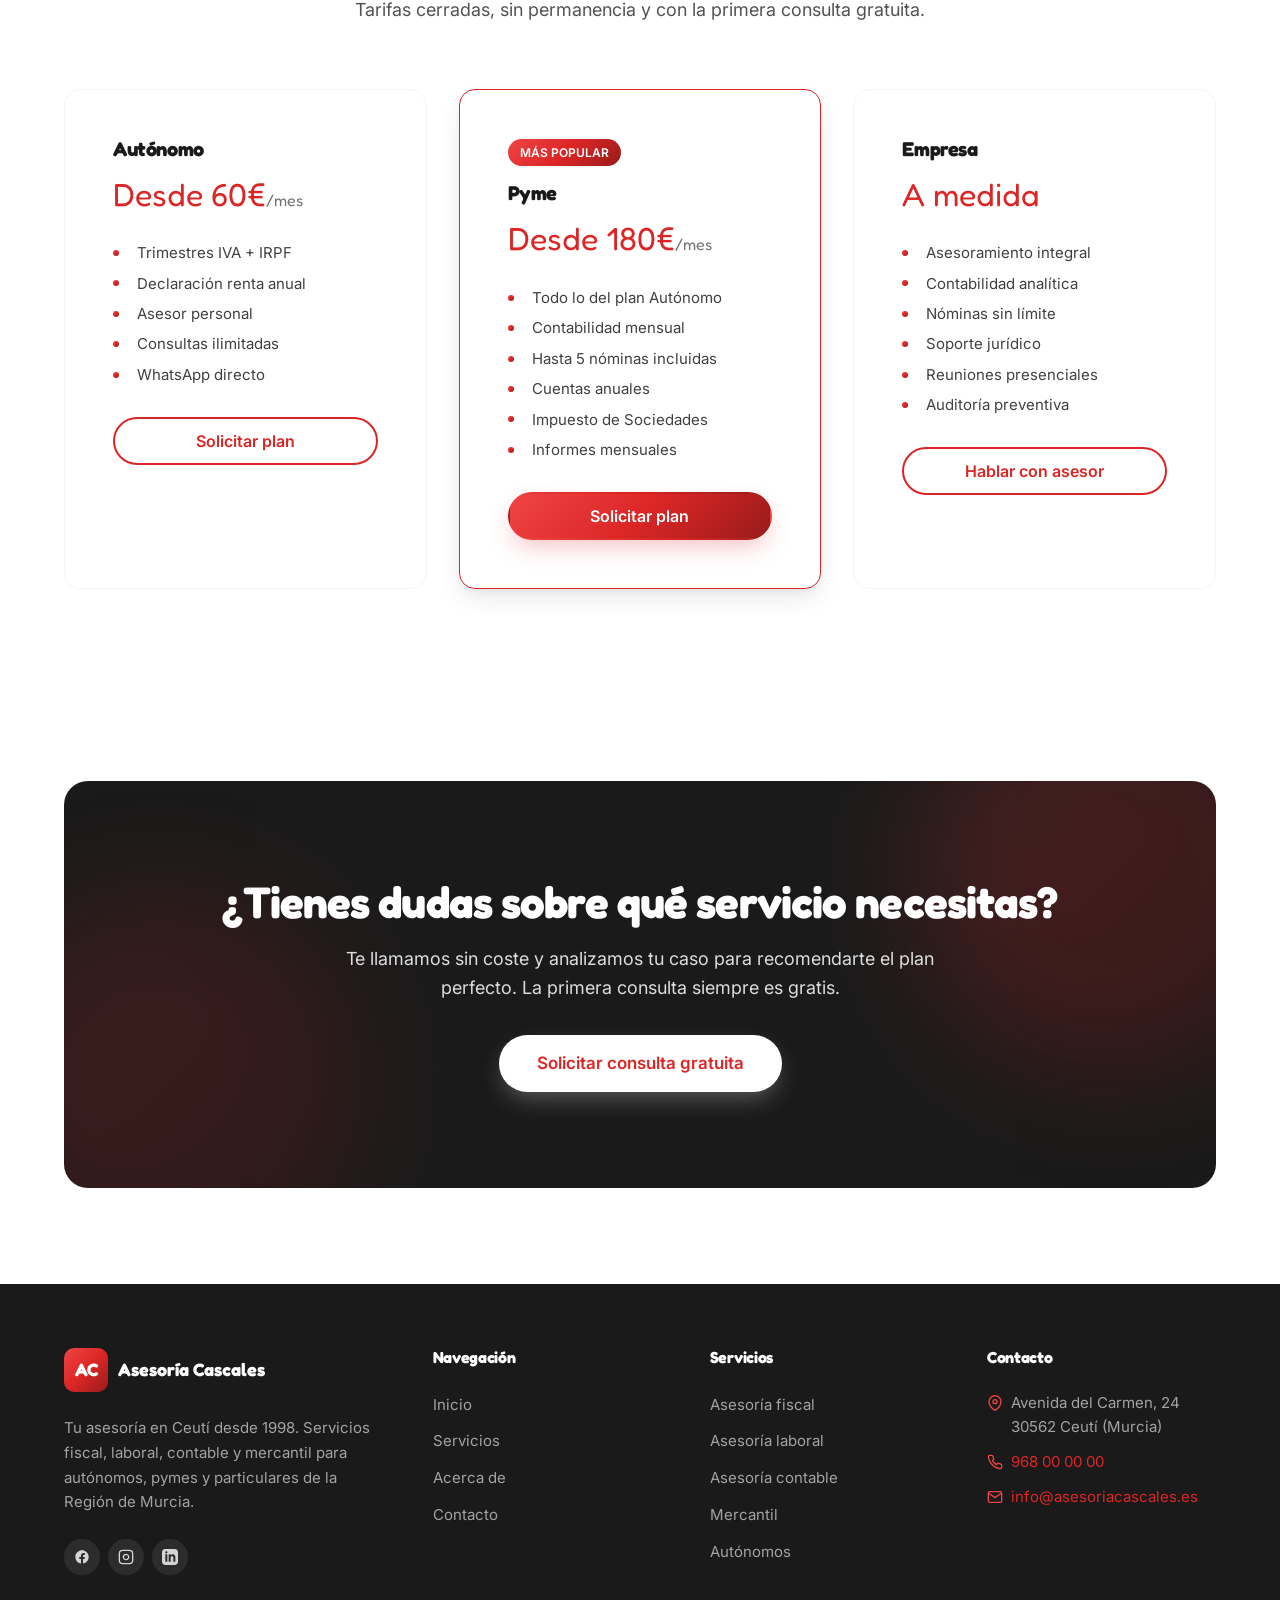
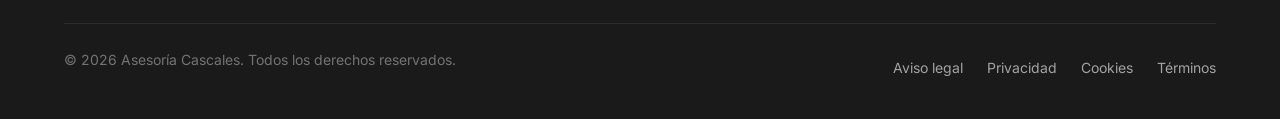
<file: servicios.html>
<!DOCTYPE html>
<html lang="es">
<head>
    <meta charset="UTF-8">
    <meta name="viewport" content="width=device-width, initial-scale=1.0">

    <!-- ============ SEO PRIMARIO ============ -->
    <title>Servicios de Asesoría en Ceutí — Fiscal, Laboral y Contable | Asesoría Cascales</title>
    <meta name="description" content="Descubre los servicios de nuestra asesoría en Ceutí: fiscal, laboral, contable, mercantil, asesoramiento jurídico y gestión de autónomos. Atención presencial y online en toda la Región de Murcia.">
    <meta name="keywords" content="servicios asesoría Ceutí, asesoría fiscal Ceutí, asesoría laboral Ceutí, gestoría Ceutí, asesoría contable Murcia, autónomos Ceutí, asesoría empresas Murcia">
    <meta name="robots" content="index, follow, max-image-preview:large">
    <meta name="geo.region" content="ES-MU">
    <meta name="geo.placename" content="Ceutí, Murcia">
    <link rel="canonical" href="https://www.asesoriacascales.es/servicios.html">

    <!-- ============ OPEN GRAPH ============ -->
    <meta property="og:type" content="website">
    <meta property="og:locale" content="es_ES">
    <meta property="og:title" content="Servicios de Asesoría en Ceutí | Asesoría Cascales">
    <meta property="og:description" content="Asesoría fiscal, laboral, contable y mercantil en Ceutí. Servicios completos para autónomos, pymes y particulares.">
    <meta property="og:url" content="https://www.asesoriacascales.es/servicios.html">

    <!-- ============ FAVICON ============ -->
    <link rel="icon" type="image/svg+xml" href="data:image/svg+xml,%3Csvg xmlns='http://www.w3.org/2000/svg' viewBox='0 0 100 100'%3E%3Crect width='100' height='100' rx='20' fill='%23dc2626'/%3E%3Ctext x='50' y='68' font-family='Fredoka,sans-serif' font-size='52' font-weight='700' fill='white' text-anchor='middle'%3EAC%3C/text%3E%3C/svg%3E">

    <!-- ============ ESTILOS ============ -->
    <link rel="stylesheet" href="css/styles.css">

    <!-- ============ SCHEMA.ORG: BREADCRUMB + SERVICES ============ -->
    <script type="application/ld+json">
    {
        "@context": "https://schema.org",
        "@type": "BreadcrumbList",
        "itemListElement": [
            { "@type": "ListItem", "position": 1, "name": "Inicio", "item": "https://www.asesoriacascales.es/" },
            { "@type": "ListItem", "position": 2, "name": "Servicios", "item": "https://www.asesoriacascales.es/servicios.html" }
        ]
    }
    </script>
    <script type="application/ld+json">
    {
        "@context": "https://schema.org",
        "@type": "Service",
        "serviceType": "Asesoría fiscal, laboral, contable y mercantil",
        "provider": {
            "@type": "AccountingService",
            "name": "Asesoría Cascales",
            "address": {
                "@type": "PostalAddress",
                "addressLocality": "Ceutí",
                "addressRegion": "Murcia",
                "addressCountry": "ES"
            }
        },
        "areaServed": { "@type": "Place", "name": "Ceutí y Región de Murcia" },
        "hasOfferCatalog": {
            "@type": "OfferCatalog",
            "name": "Servicios de Asesoría Cascales",
            "itemListElement": [
                { "@type": "Offer", "itemOffered": { "@type": "Service", "name": "Asesoría fiscal" } },
                { "@type": "Offer", "itemOffered": { "@type": "Service", "name": "Asesoría laboral" } },
                { "@type": "Offer", "itemOffered": { "@type": "Service", "name": "Asesoría contable" } },
                { "@type": "Offer", "itemOffered": { "@type": "Service", "name": "Asesoría mercantil" } },
                { "@type": "Offer", "itemOffered": { "@type": "Service", "name": "Gestión de autónomos" } },
                { "@type": "Offer", "itemOffered": { "@type": "Service", "name": "Asesoramiento jurídico" } }
            ]
        }
    }
    </script>
</head>
<body>

    <!-- ============ HEADER ============ -->
    <header class="site-header" role="banner">
        <nav class="nav" aria-label="Navegación principal">
            <a class="brand" href="index.html" aria-label="Asesoría Cascales — Inicio">
                <span class="brand-mark" aria-hidden="true">AC</span>
                <span class="brand-text">
                    <span class="brand-name">Asesoría Cascales</span>
                    <span class="brand-tagline">Asesoría en Ceutí</span>
                </span>
            </a>

            <ul class="nav-menu" id="nav-menu">
                <li><a href="index.html">Inicio</a></li>
                <li><a href="servicios.html">Servicios</a></li>
                <li><a href="acerca-de.html">Acerca de</a></li>
                <li><a href="contacto.html">Contacto</a></li>
                <li><a class="btn btn-primary nav-cta" href="contacto.html">Pide cita gratis</a></li>
            </ul>

            <button class="nav-toggle" aria-label="Abrir menú" aria-controls="nav-menu" aria-expanded="false">
                <span></span><span></span><span></span>
            </button>
        </nav>
    </header>

    <main>

        <!-- ============ PAGE HEADER ============ -->
        <section class="page-header">
            <div class="container">
                <span class="eyebrow">Nuestros servicios</span>
                <h1>Servicios de asesoría en Ceutí</h1>
                <p>Todo lo que tu negocio necesita en una sola asesoría. Más de 25 años acompañando a autónomos, pymes y particulares de Ceutí y la Región de Murcia.</p>
                <nav class="breadcrumb" aria-label="Migas de pan">
                    <a href="index.html">Inicio</a>
                    <span class="breadcrumb-separator">/</span>
                    <span>Servicios</span>
                </nav>
            </div>
        </section>

        <!-- ============ SERVICIO 1: FISCAL ============ -->
        <section id="fiscal">
            <div class="container">
                <div class="service-detail reveal">
                    <div class="service-detail-content">
                        <div class="service-detail-icon">
                            <svg viewBox="0 0 24 24" fill="none" stroke="currentColor" stroke-width="2"><path d="M3 3h18v4H3zM3 11h18v4H3zM3 19h18v2H3z"/></svg>
                        </div>
                        <span class="eyebrow" style="display:inline-block;font-size:.8125rem;font-weight:600;color:var(--color-red);background:var(--gradient-red-soft);padding:.35rem .875rem;border-radius:9999px;margin-bottom:.75rem;text-transform:uppercase;letter-spacing:.08em">Asesoría fiscal</span>
                        <h2>Cumple con Hacienda y paga lo justo</h2>
                        <p>Nos encargamos de la gestión integral de tus impuestos en Ceutí y toda la Región de Murcia. Estudiamos tu situación para que tributes lo que corresponde, ni un céntimo de más, aplicando todas las deducciones y bonificaciones a las que tienes derecho.</p>

                        <ul class="service-detail-features">
                            <li>IRPF y Renta</li>
                            <li>IVA trimestral y anual</li>
                            <li>Impuesto de Sociedades</li>
                            <li>Modelos 111, 115, 130</li>
                            <li>Modelos 303, 347, 349, 390</li>
                            <li>Planificación fiscal</li>
                            <li>Recursos y reclamaciones</li>
                            <li>Inspecciones de Hacienda</li>
                        </ul>
                    </div>
                    <div class="service-detail-visual">
                        <div class="service-detail-visual-icon">
                            <svg viewBox="0 0 24 24" fill="none" stroke="currentColor" stroke-width="2"><path d="M12 2v20M17 5H9.5a3.5 3.5 0 0 0 0 7h5a3.5 3.5 0 0 1 0 7H6"/></svg>
                        </div>
                        <h4>Ahorro fiscal medio</h4>
                        <p>Nuestros clientes en Ceutí ahorran <strong>hasta un 18%</strong> en su declaración de la renta con nuestra planificación.</p>
                    </div>
                </div>
            </div>
        </section>

        <!-- ============ SERVICIO 2: LABORAL ============ -->
        <section id="laboral" style="background:var(--color-gray-50)">
            <div class="container">
                <div class="service-detail reveal">
                    <div class="service-detail-content">
                        <div class="service-detail-icon">
                            <svg viewBox="0 0 24 24" fill="none" stroke="currentColor" stroke-width="2"><path d="M17 21v-2a4 4 0 0 0-4-4H5a4 4 0 0 0-4 4v2"/><circle cx="9" cy="7" r="4"/><path d="M23 21v-2a4 4 0 0 0-3-3.87"/><path d="M16 3.13a4 4 0 0 1 0 7.75"/></svg>
                        </div>
                        <span class="eyebrow" style="display:inline-block;font-size:.8125rem;font-weight:600;color:var(--color-red);background:var(--color-white);padding:.35rem .875rem;border-radius:9999px;margin-bottom:.75rem;text-transform:uppercase;letter-spacing:.08em">Asesoría laboral</span>
                        <h2>Nóminas, contratos y Seguridad Social al día</h2>
                        <p>Llevamos la gestión laboral de empresas y autónomos de Ceutí con la máxima rigurosidad. Sin retrasos, sin errores y con respuesta inmediata cuando surge cualquier cambio en la plantilla.</p>

                        <ul class="service-detail-features">
                            <li>Nóminas mensuales</li>
                            <li>Seguros sociales (TC1/TC2)</li>
                            <li>Altas, bajas y variaciones</li>
                            <li>Contratos de trabajo</li>
                            <li>Finiquitos e indemnizaciones</li>
                            <li>Bajas médicas (IT)</li>
                            <li>Inspecciones de trabajo</li>
                            <li>Subvenciones y bonificaciones</li>
                        </ul>
                    </div>
                    <div class="service-detail-visual" style="background:var(--color-white)">
                        <div class="service-detail-visual-icon">
                            <svg viewBox="0 0 24 24" fill="none" stroke="currentColor" stroke-width="2"><rect x="2" y="3" width="20" height="14" rx="2"/><path d="M8 21h8M12 17v4"/></svg>
                        </div>
                        <h4>Cero errores en nóminas</h4>
                        <p>Llevamos más de <strong>1.500 nóminas mensuales</strong> con un sistema de doble revisión que garantiza tu tranquilidad.</p>
                    </div>
                </div>
            </div>
        </section>

        <!-- ============ SERVICIO 3: CONTABLE ============ -->
        <section id="contable">
            <div class="container">
                <div class="service-detail reveal">
                    <div class="service-detail-content">
                        <div class="service-detail-icon">
                            <svg viewBox="0 0 24 24" fill="none" stroke="currentColor" stroke-width="2"><path d="M3 3v18h18"/><path d="M7 14l4-4 4 4 6-6"/></svg>
                        </div>
                        <span class="eyebrow" style="display:inline-block;font-size:.8125rem;font-weight:600;color:var(--color-red);background:var(--gradient-red-soft);padding:.35rem .875rem;border-radius:9999px;margin-bottom:.75rem;text-transform:uppercase;letter-spacing:.08em">Asesoría contable</span>
                        <h2>Contabilidad clara para tomar mejores decisiones</h2>
                        <p>No te conformes con cumplir: usa la contabilidad como herramienta de gestión. Te entregamos informes mensuales en lenguaje claro para que sepas en todo momento cómo va tu empresa de Ceutí.</p>

                        <ul class="service-detail-features">
                            <li>Contabilidad mensual</li>
                            <li>Libros oficiales</li>
                            <li>Balances y cuenta de resultados</li>
                            <li>Cuentas anuales</li>
                            <li>Depósito Registro Mercantil</li>
                            <li>Auditoría preventiva</li>
                            <li>Análisis de costes</li>
                            <li>Plan de tesorería</li>
                        </ul>
                    </div>
                    <div class="service-detail-visual">
                        <div class="service-detail-visual-icon">
                            <svg viewBox="0 0 24 24" fill="none" stroke="currentColor" stroke-width="2"><rect x="3" y="3" width="18" height="18" rx="2"/><line x1="9" y1="3" x2="9" y2="21"/></svg>
                        </div>
                        <h4>Informes mensuales</h4>
                        <p>Recibirás un <strong>dashboard claro</strong> con tus ingresos, gastos y márgenes cada mes, sin tecnicismos.</p>
                    </div>
                </div>
            </div>
        </section>

        <!-- ============ SERVICIO 4: MERCANTIL ============ -->
        <section id="mercantil" style="background:var(--color-gray-50)">
            <div class="container">
                <div class="service-detail reveal">
                    <div class="service-detail-content">
                        <div class="service-detail-icon">
                            <svg viewBox="0 0 24 24" fill="none" stroke="currentColor" stroke-width="2"><path d="M2 21h20"/><path d="M5 21V7l8-4v18"/><path d="M19 21V11l-6-4"/></svg>
                        </div>
                        <span class="eyebrow" style="display:inline-block;font-size:.8125rem;font-weight:600;color:var(--color-red);background:var(--color-white);padding:.35rem .875rem;border-radius:9999px;margin-bottom:.75rem;text-transform:uppercase;letter-spacing:.08em">Mercantil y societario</span>
                        <h2>Constituye, transforma o cierra tu sociedad</h2>
                        <p>Asesoramos en todo el ciclo de vida de tu empresa. Desde la constitución de la SL hasta la fusión, escisión o disolución, te acompañamos en cada decisión legal importante.</p>

                        <ul class="service-detail-features">
                            <li>Constitución de SL y SA</li>
                            <li>Estatutos sociales</li>
                            <li>Cambios estatutarios</li>
                            <li>Ampliaciones de capital</li>
                            <li>Fusiones y escisiones</li>
                            <li>Pactos de socios</li>
                            <li>Juntas generales</li>
                            <li>Disolución y liquidación</li>
                        </ul>
                    </div>
                    <div class="service-detail-visual" style="background:var(--color-white)">
                        <div class="service-detail-visual-icon">
                            <svg viewBox="0 0 24 24" fill="none" stroke="currentColor" stroke-width="2"><path d="M14 2H6a2 2 0 0 0-2 2v16a2 2 0 0 0 2 2h12a2 2 0 0 0 2-2V8z"/><polyline points="14 2 14 8 20 8"/><line x1="9" y1="13" x2="15" y2="13"/><line x1="9" y1="17" x2="15" y2="17"/></svg>
                        </div>
                        <h4>SL constituida en 5 días</h4>
                        <p>Te ayudamos a tener tu sociedad operativa en <strong>tiempo récord</strong> con todos los trámites notariales y registrales.</p>
                    </div>
                </div>
            </div>
        </section>

        <!-- ============ SERVICIO 5: AUTONOMOS ============ -->
        <section id="autonomos">
            <div class="container">
                <div class="service-detail reveal">
                    <div class="service-detail-content">
                        <div class="service-detail-icon">
                            <svg viewBox="0 0 24 24" fill="none" stroke="currentColor" stroke-width="2"><path d="M16 21v-2a4 4 0 0 0-4-4H5a4 4 0 0 0-4 4v2"/><circle cx="8.5" cy="7" r="4"/><line x1="20" y1="8" x2="20" y2="14"/><line x1="23" y1="11" x2="17" y2="11"/></svg>
                        </div>
                        <span class="eyebrow" style="display:inline-block;font-size:.8125rem;font-weight:600;color:var(--color-red);background:var(--gradient-red-soft);padding:.35rem .875rem;border-radius:9999px;margin-bottom:.75rem;text-transform:uppercase;letter-spacing:.08em">Autónomos en Ceutí</span>
                        <h2>El plan de asesoría pensado para autónomos</h2>
                        <p>Hacemos que ser autónomo en Ceutí sea sencillo. Una cuota mensual fija y tú te olvidas de impuestos, Seguridad Social y burocracia. Tú facturas, nosotros del resto.</p>

                        <ul class="service-detail-features">
                            <li>Alta en Hacienda</li>
                            <li>Alta en el RETA</li>
                            <li>Tarifa plana y bonificaciones</li>
                            <li>Trimestres (IVA e IRPF)</li>
                            <li>Declaración de la renta</li>
                            <li>Modelos informativos</li>
                            <li>Facturación y libros</li>
                            <li>Asesor personal por WhatsApp</li>
                        </ul>
                    </div>
                    <div class="service-detail-visual">
                        <div class="service-detail-visual-icon">
                            <svg viewBox="0 0 24 24" fill="none" stroke="currentColor" stroke-width="2"><rect x="2" y="3" width="20" height="14" rx="2"/><path d="M12 11v4M10 13h4"/></svg>
                        </div>
                        <h4>Desde 60 €/mes</h4>
                        <p>Plan cerrado y sin sorpresas, con <strong>todo incluido</strong> para que tu única preocupación sea hacer crecer tu negocio.</p>
                    </div>
                </div>
            </div>
        </section>

        <!-- ============ SERVICIO 6: JURÍDICO ============ -->
        <section id="juridico" style="background:var(--color-gray-50)">
            <div class="container">
                <div class="service-detail reveal">
                    <div class="service-detail-content">
                        <div class="service-detail-icon">
                            <svg viewBox="0 0 24 24" fill="none" stroke="currentColor" stroke-width="2"><path d="M12 2L2 7l10 5 10-5-10-5z"/><path d="M2 17l10 5 10-5"/><path d="M2 12l10 5 10-5"/></svg>
                        </div>
                        <span class="eyebrow" style="display:inline-block;font-size:.8125rem;font-weight:600;color:var(--color-red);background:var(--color-white);padding:.35rem .875rem;border-radius:9999px;margin-bottom:.75rem;text-transform:uppercase;letter-spacing:.08em">Asesoramiento jurídico</span>
                        <h2>Tu equipo legal para todo lo que tu empresa necesite</h2>
                        <p>Contratos, reclamaciones, protección de datos o compliance. Disponemos del soporte jurídico necesario para que tu empresa en Ceutí esté siempre protegida.</p>

                        <ul class="service-detail-features">
                            <li>Contratos mercantiles</li>
                            <li>Condiciones generales</li>
                            <li>Reclamación de impagados</li>
                            <li>Protección de datos (LOPDGDD/RGPD)</li>
                            <li>Compliance penal</li>
                            <li>Marcas y registros</li>
                            <li>Herencias y sucesiones</li>
                            <li>Recursos administrativos</li>
                        </ul>
                    </div>
                    <div class="service-detail-visual" style="background:var(--color-white)">
                        <div class="service-detail-visual-icon">
                            <svg viewBox="0 0 24 24" fill="none" stroke="currentColor" stroke-width="2"><path d="M3 6l3 1m0 0l3 8a5.002 5.002 0 0 1-3 0L6 7zm0 0V5a2 2 0 0 1 2-2h10a2 2 0 0 1 2 2v2M9 21h6"/></svg>
                        </div>
                        <h4>Asesoramiento integral</h4>
                        <p>Trabajamos junto a abogados colegiados de la <strong>Región de Murcia</strong> para darte la mejor respuesta legal.</p>
                    </div>
                </div>
            </div>
        </section>

        <!-- ============ TABLA COMPARATIVA / PLANES ============ -->
        <section>
            <div class="container">
                <div class="section-title reveal">
                    <span class="eyebrow">Planes</span>
                    <h2>Elige el plan que se adapta a ti</h2>
                    <p>Tarifas cerradas, sin permanencia y con la primera consulta gratuita.</p>
                </div>

                <div class="services-grid">
                    <article class="service-card reveal">
                        <h3>Autónomo</h3>
                        <p style="font-family:var(--font-display);font-size:2rem;color:var(--color-red);margin:0">Desde 60€<span style="font-size:1rem;color:var(--color-gray-500)">/mes</span></p>
                        <ul style="margin-top:1.25rem">
                            <li>Trimestres IVA + IRPF</li>
                            <li>Declaración renta anual</li>
                            <li>Asesor personal</li>
                            <li>Consultas ilimitadas</li>
                            <li>WhatsApp directo</li>
                        </ul>
                        <a href="contacto.html" class="btn btn-outline" style="margin-top:1.5rem;width:100%">Solicitar plan</a>
                    </article>

                    <article class="service-card reveal" style="border-color:var(--color-red);box-shadow:var(--shadow-lg)">
                        <div style="background:var(--gradient-red);color:#fff;display:inline-block;padding:.25rem .75rem;border-radius:9999px;font-size:.75rem;font-weight:600;margin-bottom:1rem;text-transform:uppercase">Más popular</div>
                        <h3>Pyme</h3>
                        <p style="font-family:var(--font-display);font-size:2rem;color:var(--color-red);margin:0">Desde 180€<span style="font-size:1rem;color:var(--color-gray-500)">/mes</span></p>
                        <ul style="margin-top:1.25rem">
                            <li>Todo lo del plan Autónomo</li>
                            <li>Contabilidad mensual</li>
                            <li>Hasta 5 nóminas incluidas</li>
                            <li>Cuentas anuales</li>
                            <li>Impuesto de Sociedades</li>
                            <li>Informes mensuales</li>
                        </ul>
                        <a href="contacto.html" class="btn btn-primary" style="margin-top:1.5rem;width:100%">Solicitar plan</a>
                    </article>

                    <article class="service-card reveal">
                        <h3>Empresa</h3>
                        <p style="font-family:var(--font-display);font-size:2rem;color:var(--color-red);margin:0">A medida</p>
                        <ul style="margin-top:1.25rem">
                            <li>Asesoramiento integral</li>
                            <li>Contabilidad analítica</li>
                            <li>Nóminas sin límite</li>
                            <li>Soporte jurídico</li>
                            <li>Reuniones presenciales</li>
                            <li>Auditoría preventiva</li>
                        </ul>
                        <a href="contacto.html" class="btn btn-outline" style="margin-top:1.5rem;width:100%">Hablar con asesor</a>
                    </article>
                </div>
            </div>
        </section>

        <!-- ============ CTA ============ -->
        <section>
            <div class="container">
                <div class="cta-block reveal">
                    <h2>¿Tienes dudas sobre qué servicio necesitas?</h2>
                    <p>Te llamamos sin coste y analizamos tu caso para recomendarte el plan perfecto. La primera consulta siempre es gratis.</p>
                    <div class="cta-actions">
                        <a class="btn btn-primary btn-large" href="contacto.html">Solicitar consulta gratuita</a>
                    </div>
                </div>
            </div>
        </section>

    </main>

    <!-- ============ FOOTER ============ -->
    <footer class="site-footer" role="contentinfo">
        <div class="container">
            <div class="footer-grid">
                <div class="footer-about">
                    <div class="footer-brand">
                        <span class="brand-mark" aria-hidden="true">AC</span>
                        <span class="footer-brand-text">Asesoría Cascales</span>
                    </div>
                    <p>Tu asesoría en Ceutí desde 1998. Servicios fiscal, laboral, contable y mercantil para autónomos, pymes y particulares de la Región de Murcia.</p>
                    <div class="footer-social">
                        <a href="#" aria-label="Facebook" rel="noopener"><svg viewBox="0 0 24 24" fill="currentColor"><path d="M22 12c0-5.52-4.48-10-10-10S2 6.48 2 12c0 5 3.66 9.13 8.44 9.88v-6.99H7.9V12h2.54V9.8c0-2.51 1.49-3.89 3.78-3.89 1.09 0 2.24.19 2.24.19v2.47h-1.26c-1.24 0-1.63.77-1.63 1.56V12h2.77l-.44 2.89h-2.33v6.99C18.34 21.13 22 17 22 12z"/></svg></a>
                        <a href="#" aria-label="Instagram" rel="noopener"><svg viewBox="0 0 24 24" fill="none" stroke="currentColor" stroke-width="2"><rect x="2" y="2" width="20" height="20" rx="5"/><path d="M16 11.37A4 4 0 1 1 12.63 8 4 4 0 0 1 16 11.37z"/><line x1="17.5" y1="6.5" x2="17.51" y2="6.5"/></svg></a>
                        <a href="#" aria-label="LinkedIn" rel="noopener"><svg viewBox="0 0 24 24" fill="currentColor"><path d="M19 0h-14C2.24 0 0 2.24 0 5v14c0 2.76 2.24 5 5 5h14c2.76 0 5-2.24 5-5V5c0-2.76-2.24-5-5-5zM8 19H5V8h3v11zM6.5 6.73c-.97 0-1.75-.79-1.75-1.76s.78-1.76 1.75-1.76 1.75.79 1.75 1.76-.78 1.76-1.75 1.76zM20 19h-3v-5.6c0-3.37-4-3.11-4 0V19h-3V8h3v1.77c1.4-2.59 7-2.78 7 2.48V19z"/></svg></a>
                    </div>
                </div>
                <div class="footer-col">
                    <h4>Navegación</h4>
                    <ul>
                        <li><a href="index.html">Inicio</a></li>
                        <li><a href="servicios.html">Servicios</a></li>
                        <li><a href="acerca-de.html">Acerca de</a></li>
                        <li><a href="contacto.html">Contacto</a></li>
                    </ul>
                </div>
                <div class="footer-col">
                    <h4>Servicios</h4>
                    <ul>
                        <li><a href="servicios.html#fiscal">Asesoría fiscal</a></li>
                        <li><a href="servicios.html#laboral">Asesoría laboral</a></li>
                        <li><a href="servicios.html#contable">Asesoría contable</a></li>
                        <li><a href="servicios.html#mercantil">Mercantil</a></li>
                        <li><a href="servicios.html#autonomos">Autónomos</a></li>
                    </ul>
                </div>
                <div class="footer-col">
                    <h4>Contacto</h4>
                    <div class="footer-contact-item"><svg viewBox="0 0 24 24" fill="none" stroke="currentColor" stroke-width="2"><path d="M21 10c0 7-9 13-9 13s-9-6-9-13a9 9 0 0 1 18 0z"/><circle cx="12" cy="10" r="3"/></svg><span>Avenida del Carmen, 24<br>30562 Ceutí (Murcia)</span></div>
                    <div class="footer-contact-item"><svg viewBox="0 0 24 24" fill="none" stroke="currentColor" stroke-width="2"><path d="M22 16.92v3a2 2 0 0 1-2.18 2 19.79 19.79 0 0 1-8.63-3.07 19.5 19.5 0 0 1-6-6 19.79 19.79 0 0 1-3.07-8.67A2 2 0 0 1 4.11 2h3a2 2 0 0 1 2 1.72 12.84 12.84 0 0 0 .7 2.81 2 2 0 0 1-.45 2.11L8.09 9.91a16 16 0 0 0 6 6l1.27-1.27a2 2 0 0 1 2.11-.45 12.84 12.84 0 0 0 2.81.7A2 2 0 0 1 22 16.92z"/></svg><a href="tel:+34968000000">968 00 00 00</a></div>
                    <div class="footer-contact-item"><svg viewBox="0 0 24 24" fill="none" stroke="currentColor" stroke-width="2"><path d="M4 4h16c1.1 0 2 .9 2 2v12c0 1.1-.9 2-2 2H4c-1.1 0-2-.9-2-2V6c0-1.1.9-2 2-2z"/><polyline points="22,6 12,13 2,6"/></svg><a href="mailto:info@asesoriacascales.es">info@asesoriacascales.es</a></div>
                </div>
            </div>
            <div class="footer-bottom">
                <p>&copy; <span data-current-year>2026</span> Asesoría Cascales. Todos los derechos reservados.</p>
                <div class="footer-bottom-links">
                    <a href="aviso-legal.html">Aviso legal</a>
                    <a href="politica-privacidad.html">Privacidad</a>
                    <a href="politica-cookies.html">Cookies</a>
                    <a href="terminos-condiciones.html">Términos</a>
                </div>
            </div>
        </div>
    </footer>

    <div class="cookie-banner" id="cookie-banner" role="dialog" aria-live="polite" aria-label="Aviso de cookies">
        <h4>🍪 Usamos cookies</h4>
        <p>Utilizamos cookies propias y de terceros para mejorar tu experiencia y analizar el uso de la web. Puedes aceptarlas todas, rechazarlas o configurarlas en nuestra <a href="politica-cookies.html">política de cookies</a>.</p>
        <div class="cookie-banner-actions">
            <button class="btn btn-primary" data-cookie-action="accept">Aceptar todas</button>
            <button class="btn btn-secondary" data-cookie-action="reject">Rechazar</button>
        </div>
    </div>

    <a class="whatsapp-float" href="https://wa.me/34968000000" target="_blank" rel="noopener" aria-label="Contactar por WhatsApp">
        <svg viewBox="0 0 24 24" fill="currentColor"><path d="M17.5 14.4c-.3-.2-1.8-.9-2.1-1-.3-.1-.5-.2-.7.2-.2.3-.8 1-.9 1.2-.2.2-.3.2-.6.1-.3-.2-1.3-.5-2.4-1.5-.9-.8-1.5-1.8-1.7-2.1-.2-.3 0-.5.1-.6.1-.1.3-.4.5-.6.2-.2.2-.3.3-.5.1-.2.1-.4 0-.6-.1-.2-.7-1.7-1-2.3-.3-.6-.5-.5-.7-.5h-.6c-.2 0-.5.1-.8.4-.3.3-1 1-1 2.5s1.1 2.9 1.2 3.1c.2.2 2.1 3.2 5.1 4.5.7.3 1.3.5 1.7.6.7.2 1.4.2 1.9.1.6-.1 1.8-.7 2-1.4.2-.7.2-1.3.2-1.4-.1-.1-.3-.2-.6-.3zM12 22a10 10 0 0 1-5.1-1.4L3 22l1.4-3.9A10 10 0 1 1 12 22z"/></svg>
    </a>

    <button class="back-to-top" aria-label="Volver arriba">
        <svg viewBox="0 0 24 24" fill="none" stroke="currentColor" stroke-width="2.5"><polyline points="18 15 12 9 6 15"/></svg>
    </button>

    <script src="js/main.js"></script>
</body>
</html>
</file>
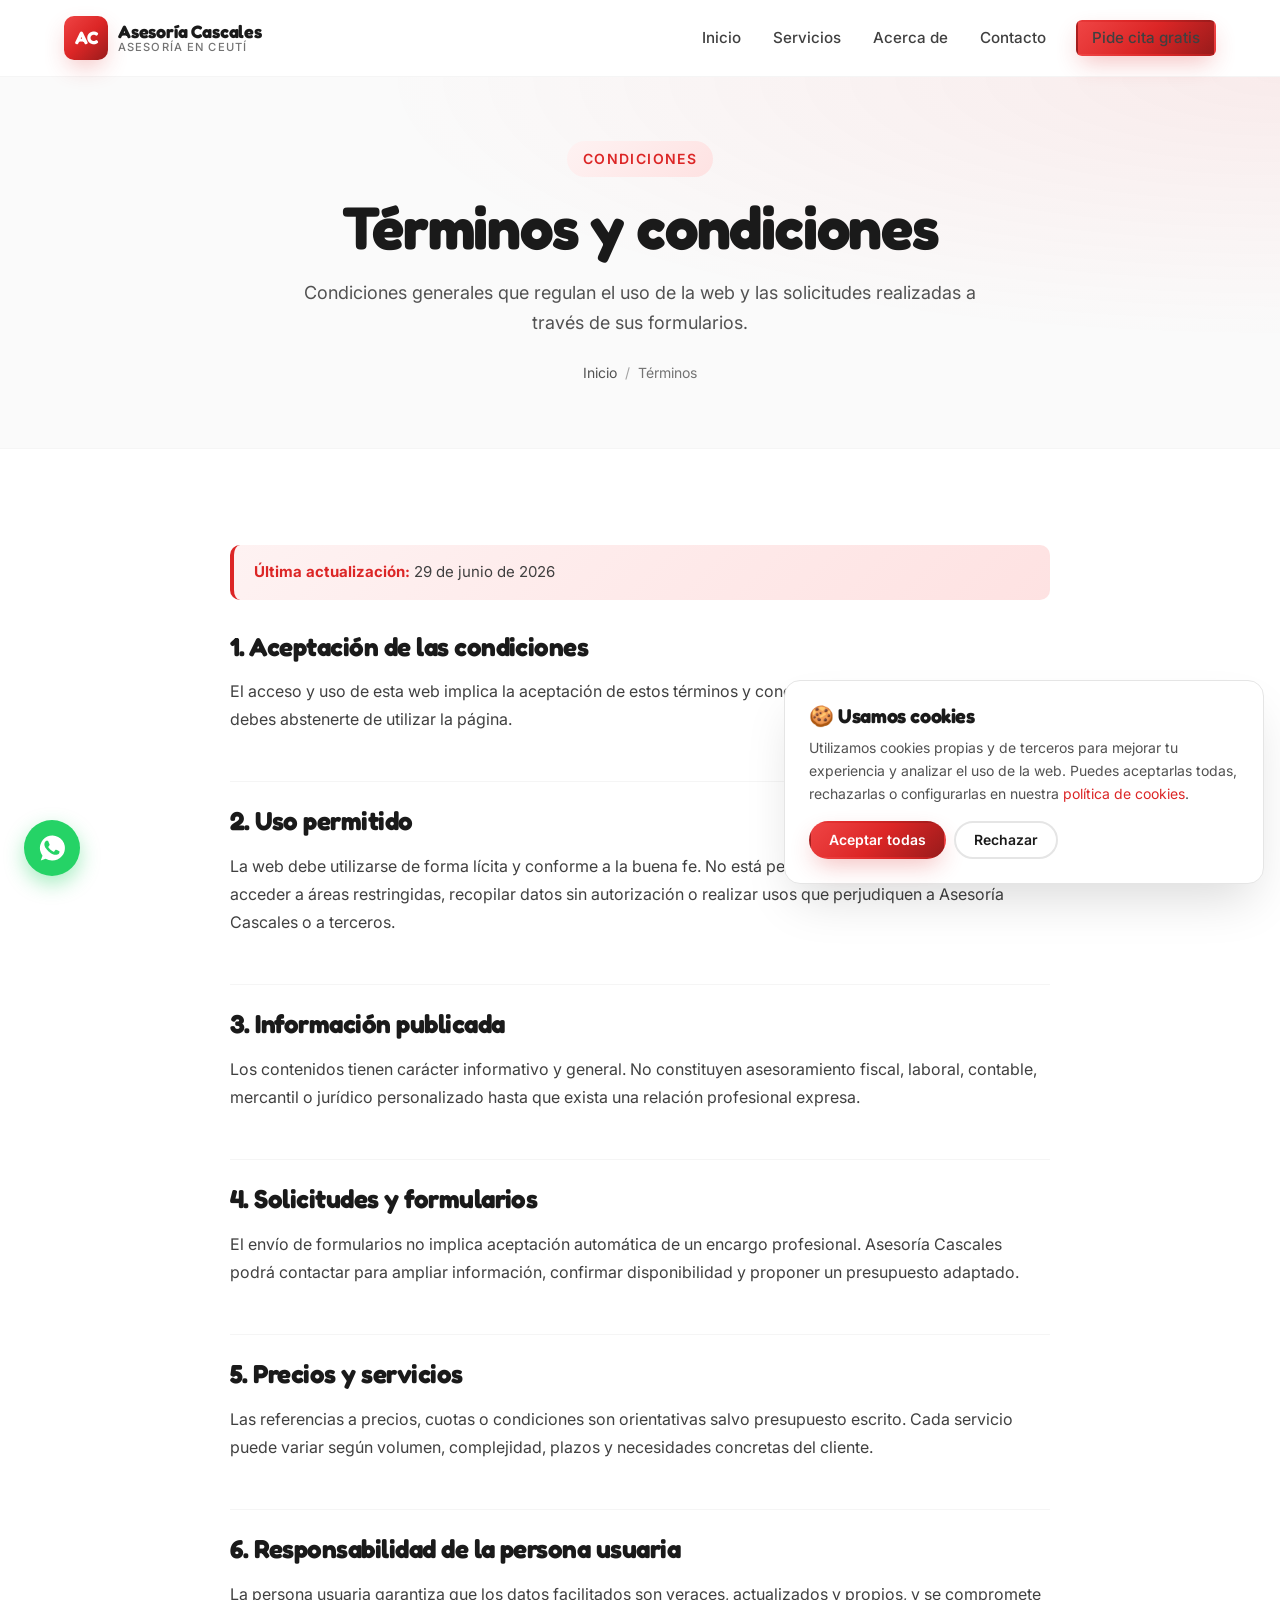
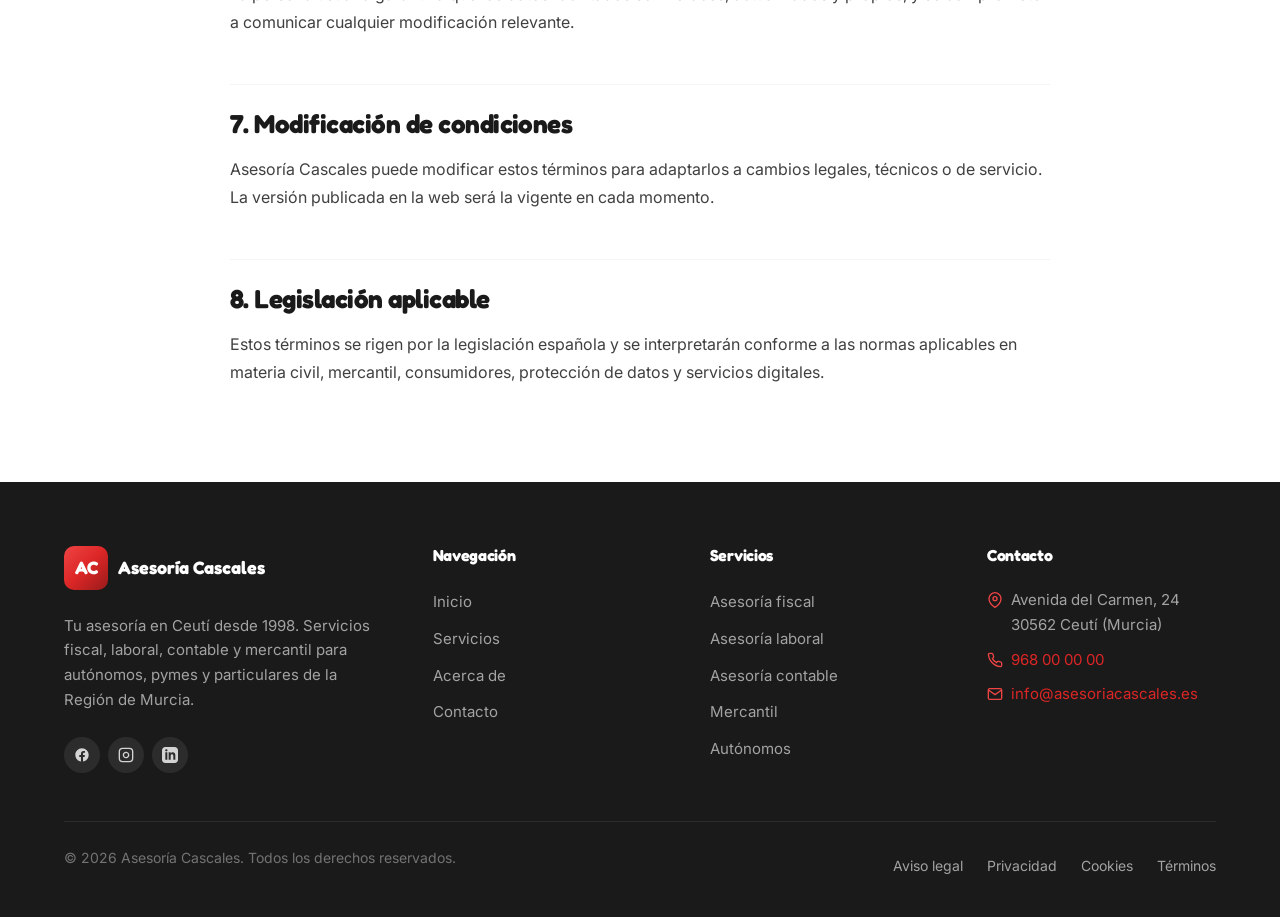
<file: terminos-condiciones.html>
<!DOCTYPE html>
<html lang="es">
<head>
    <meta charset="UTF-8">
    <meta name="viewport" content="width=device-width, initial-scale=1.0">

    <!-- ============ SEO PRIMARIO ============ -->
    <title>Términos y condiciones | Asesoría Cascales</title>
    <meta name="description" content="Términos y condiciones de uso de la web de Asesoría Cascales y solicitudes realizadas a través de sus formularios.">
    <meta name="keywords" content="términos condiciones Asesoría Cascales, condiciones uso asesoría Ceutí">
    <meta name="robots" content="index, follow, max-image-preview:large">
    <meta name="geo.region" content="ES-MU">
    <meta name="geo.placename" content="Ceutí, Murcia">
    <link rel="canonical" href="https://www.asesoriacascales.es/terminos-condiciones.html">

    <!-- ============ OPEN GRAPH ============ -->
    <meta property="og:type" content="website">
    <meta property="og:locale" content="es_ES">
    <meta property="og:site_name" content="Asesoría Cascales">
    <meta property="og:title" content="Términos y condiciones | Asesoría Cascales">
    <meta property="og:description" content="Términos y condiciones de uso de la web de Asesoría Cascales y solicitudes realizadas a través de sus formularios.">
    <meta property="og:url" content="https://www.asesoriacascales.es/terminos-condiciones.html">

    <!-- ============ FAVICON ============ -->
    <link rel="icon" type="image/svg+xml" href="data:image/svg+xml,%3Csvg xmlns='http://www.w3.org/2000/svg' viewBox='0 0 100 100'%3E%3Crect width='100' height='100' rx='20' fill='%23dc2626'/%3E%3Ctext x='50' y='68' font-family='Fredoka,sans-serif' font-size='52' font-weight='700' fill='white' text-anchor='middle'%3EAC%3C/text%3E%3C/svg%3E">

    <!-- ============ ESTILOS ============ -->
    <link rel="stylesheet" href="css/styles.css">
</head><body>

    <!-- ============ HEADER ============ -->
    <header class="site-header" role="banner">
        <nav class="nav" aria-label="Navegación principal">
            <a class="brand" href="index.html" aria-label="Asesoría Cascales — Inicio">
                <span class="brand-mark" aria-hidden="true">AC</span>
                <span class="brand-text">
                    <span class="brand-name">Asesoría Cascales</span>
                    <span class="brand-tagline">Asesoría en Ceutí</span>
                </span>
            </a>

            <ul class="nav-menu" id="nav-menu">
                <li><a href="index.html">Inicio</a></li>
                <li><a href="servicios.html">Servicios</a></li>
                <li><a href="acerca-de.html">Acerca de</a></li>
                <li><a href="contacto.html">Contacto</a></li>
                <li><a class="btn btn-primary nav-cta" href="contacto.html">Pide cita gratis</a></li>
            </ul>

            <button class="nav-toggle" aria-label="Abrir menú" aria-controls="nav-menu" aria-expanded="false">
                <span></span><span></span><span></span>
            </button>
        </nav>
    </header>

    <main>
        <!-- ============ PAGE HEADER ============ -->
        <section class="page-header">
            <div class="container">
                <span class="eyebrow">Condiciones</span>
                <h1>Términos y condiciones</h1>
                <p>Condiciones generales que regulan el uso de la web y las solicitudes realizadas a través de sus formularios.</p>
                <nav class="breadcrumb" aria-label="Migas de pan">
                    <a href="index.html">Inicio</a>
                    <span class="breadcrumb-separator">/</span>
                    <span>Términos</span>
                </nav>
            </div>
        </section>
        <section>
            <div class="container">
                <div class="legal-content reveal">
                    <p class="updated-date"><strong>Última actualización:</strong> 29 de junio de 2026</p>
                    <h2>1. Aceptación de las condiciones</h2>
                    <p>El acceso y uso de esta web implica la aceptación de estos términos y condiciones. Si no estás de acuerdo, debes abstenerte de utilizar la página.</p>

                    <h2>2. Uso permitido</h2>
                    <p>La web debe utilizarse de forma lícita y conforme a la buena fe. No está permitido introducir virus, intentar acceder a áreas restringidas, recopilar datos sin autorización o realizar usos que perjudiquen a Asesoría Cascales o a terceros.</p>

                    <h2>3. Información publicada</h2>
                    <p>Los contenidos tienen carácter informativo y general. No constituyen asesoramiento fiscal, laboral, contable, mercantil o jurídico personalizado hasta que exista una relación profesional expresa.</p>

                    <h2>4. Solicitudes y formularios</h2>
                    <p>El envío de formularios no implica aceptación automática de un encargo profesional. Asesoría Cascales podrá contactar para ampliar información, confirmar disponibilidad y proponer un presupuesto adaptado.</p>

                    <h2>5. Precios y servicios</h2>
                    <p>Las referencias a precios, cuotas o condiciones son orientativas salvo presupuesto escrito. Cada servicio puede variar según volumen, complejidad, plazos y necesidades concretas del cliente.</p>

                    <h2>6. Responsabilidad de la persona usuaria</h2>
                    <p>La persona usuaria garantiza que los datos facilitados son veraces, actualizados y propios, y se compromete a comunicar cualquier modificación relevante.</p>

                    <h2>7. Modificación de condiciones</h2>
                    <p>Asesoría Cascales puede modificar estos términos para adaptarlos a cambios legales, técnicos o de servicio. La versión publicada en la web será la vigente en cada momento.</p>

                    <h2>8. Legislación aplicable</h2>
                    <p>Estos términos se rigen por la legislación española y se interpretarán conforme a las normas aplicables en materia civil, mercantil, consumidores, protección de datos y servicios digitales.</p>
                </div>
            </div>
        </section>
    </main>

    <!-- ============ FOOTER ============ -->
    <footer class="site-footer" role="contentinfo">
        <div class="container">
            <div class="footer-grid">
                <div class="footer-about">
                    <div class="footer-brand">
                        <span class="brand-mark" aria-hidden="true">AC</span>
                        <span class="footer-brand-text">Asesoría Cascales</span>
                    </div>
                    <p>Tu asesoría en Ceutí desde 1998. Servicios fiscal, laboral, contable y mercantil para autónomos, pymes y particulares de la Región de Murcia.</p>
                    <div class="footer-social">
                        <a href="#" aria-label="Facebook" rel="noopener"><svg viewBox="0 0 24 24" fill="currentColor"><path d="M22 12c0-5.52-4.48-10-10-10S2 6.48 2 12c0 5 3.66 9.13 8.44 9.88v-6.99H7.9V12h2.54V9.8c0-2.51 1.49-3.89 3.78-3.89 1.09 0 2.24.19 2.24.19v2.47h-1.26c-1.24 0-1.63.77-1.63 1.56V12h2.77l-.44 2.89h-2.33v6.99C18.34 21.13 22 17 22 12z"/></svg></a>
                        <a href="#" aria-label="Instagram" rel="noopener"><svg viewBox="0 0 24 24" fill="none" stroke="currentColor" stroke-width="2"><rect x="2" y="2" width="20" height="20" rx="5"/><path d="M16 11.37A4 4 0 1 1 12.63 8 4 4 0 0 1 16 11.37z"/><line x1="17.5" y1="6.5" x2="17.51" y2="6.5"/></svg></a>
                        <a href="#" aria-label="LinkedIn" rel="noopener"><svg viewBox="0 0 24 24" fill="currentColor"><path d="M19 0h-14C2.24 0 0 2.24 0 5v14c0 2.76 2.24 5 5 5h14c2.76 0 5-2.24 5-5V5c0-2.76-2.24-5-5-5zM8 19H5V8h3v11zM6.5 6.73c-.97 0-1.75-.79-1.75-1.76s.78-1.76 1.75-1.76 1.75.79 1.75 1.76-.78 1.76-1.75 1.76zM20 19h-3v-5.6c0-3.37-4-3.11-4 0V19h-3V8h3v1.77c1.4-2.59 7-2.78 7 2.48V19z"/></svg></a>
                    </div>
                </div>
                <div class="footer-col">
                    <h4>Navegación</h4>
                    <ul>
                        <li><a href="index.html">Inicio</a></li>
                        <li><a href="servicios.html">Servicios</a></li>
                        <li><a href="acerca-de.html">Acerca de</a></li>
                        <li><a href="contacto.html">Contacto</a></li>
                    </ul>
                </div>
                <div class="footer-col">
                    <h4>Servicios</h4>
                    <ul>
                        <li><a href="servicios.html#fiscal">Asesoría fiscal</a></li>
                        <li><a href="servicios.html#laboral">Asesoría laboral</a></li>
                        <li><a href="servicios.html#contable">Asesoría contable</a></li>
                        <li><a href="servicios.html#mercantil">Mercantil</a></li>
                        <li><a href="servicios.html#autonomos">Autónomos</a></li>
                    </ul>
                </div>
                <div class="footer-col">
                    <h4>Contacto</h4>
                    <div class="footer-contact-item"><svg viewBox="0 0 24 24" fill="none" stroke="currentColor" stroke-width="2"><path d="M21 10c0 7-9 13-9 13s-9-6-9-13a9 9 0 0 1 18 0z"/><circle cx="12" cy="10" r="3"/></svg><span>Avenida del Carmen, 24<br>30562 Ceutí (Murcia)</span></div>
                    <div class="footer-contact-item"><svg viewBox="0 0 24 24" fill="none" stroke="currentColor" stroke-width="2"><path d="M22 16.92v3a2 2 0 0 1-2.18 2 19.79 19.79 0 0 1-8.63-3.07 19.5 19.5 0 0 1-6-6 19.79 19.79 0 0 1-3.07-8.67A2 2 0 0 1 4.11 2h3a2 2 0 0 1 2 1.72 12.84 12.84 0 0 0 .7 2.81 2 2 0 0 1-.45 2.11L8.09 9.91a16 16 0 0 0 6 6l1.27-1.27a2 2 0 0 1 2.11-.45 12.84 12.84 0 0 0 2.81.7A2 2 0 0 1 22 16.92z"/></svg><a href="tel:+34968000000">968 00 00 00</a></div>
                    <div class="footer-contact-item"><svg viewBox="0 0 24 24" fill="none" stroke="currentColor" stroke-width="2"><path d="M4 4h16c1.1 0 2 .9 2 2v12c0 1.1-.9 2-2 2H4c-1.1 0-2-.9-2-2V6c0-1.1.9-2 2-2z"/><polyline points="22,6 12,13 2,6"/></svg><a href="mailto:info@asesoriacascales.es">info@asesoriacascales.es</a></div>
                </div>
            </div>
            <div class="footer-bottom">
                <p>&copy; <span data-current-year>2026</span> Asesoría Cascales. Todos los derechos reservados.</p>
                <div class="footer-bottom-links">
                    <a href="aviso-legal.html">Aviso legal</a>
                    <a href="politica-privacidad.html">Privacidad</a>
                    <a href="politica-cookies.html">Cookies</a>
                    <a href="terminos-condiciones.html">Términos</a>
                </div>
            </div>
        </div>
    </footer>

    <div class="cookie-banner" id="cookie-banner" role="dialog" aria-live="polite" aria-label="Aviso de cookies">
        <h4>🍪 Usamos cookies</h4>
        <p>Utilizamos cookies propias y de terceros para mejorar tu experiencia y analizar el uso de la web. Puedes aceptarlas todas, rechazarlas o configurarlas en nuestra <a href="politica-cookies.html">política de cookies</a>.</p>
        <div class="cookie-banner-actions">
            <button class="btn btn-primary" data-cookie-action="accept">Aceptar todas</button>
            <button class="btn btn-secondary" data-cookie-action="reject">Rechazar</button>
        </div>
    </div>

    <a class="whatsapp-float" href="https://wa.me/34968000000" target="_blank" rel="noopener" aria-label="Contactar por WhatsApp">
        <svg viewBox="0 0 24 24" fill="currentColor"><path d="M17.5 14.4c-.3-.2-1.8-.9-2.1-1-.3-.1-.5-.2-.7.2-.2.3-.8 1-.9 1.2-.2.2-.3.2-.6.1-.3-.2-1.3-.5-2.4-1.5-.9-.8-1.5-1.8-1.7-2.1-.2-.3 0-.5.1-.6.1-.1.3-.4.5-.6.2-.2.2-.3.3-.5.1-.2.1-.4 0-.6-.1-.2-.7-1.7-1-2.3-.3-.6-.5-.5-.7-.5h-.6c-.2 0-.5.1-.8.4-.3.3-1 1-1 2.5s1.1 2.9 1.2 3.1c.2.2 2.1 3.2 5.1 4.5.7.3 1.3.5 1.7.6.7.2 1.4.2 1.9.1.6-.1 1.8-.7 2-1.4.2-.7.2-1.3.2-1.4-.1-.1-.3-.2-.6-.3zM12 22a10 10 0 0 1-5.1-1.4L3 22l1.4-3.9A10 10 0 1 1 12 22z"/></svg>
    </a>

    <button class="back-to-top" aria-label="Volver arriba">
        <svg viewBox="0 0 24 24" fill="none" stroke="currentColor" stroke-width="2.5"><polyline points="18 15 12 9 6 15"/></svg>
    </button>

    <script src="js/main.js"></script>
</body>
</html>
</file>
<file: css/styles.css>
/* =========================================================
   ASESORÍA CASCALES — Hoja de estilos principal
   Paleta y tipografía basadas en el logo de la marca
   ========================================================= */

/* ---------- Tipografías de Google Fonts ---------- */
@import url('https://fonts.googleapis.com/css2?family=Fredoka:wght@500;600;700&family=Inter:wght@400;500;600;700&display=swap');

/* ---------- Variables CSS (Design Tokens) ---------- */
:root {
    /* Colores marca */
    --color-red-light: #ef4444;
    --color-red: #dc2626;
    --color-red-dark: #b91c1c;
    --color-red-deep: #991b1b;

    /* Gradiente del logo (AC) */
    --gradient-red: linear-gradient(135deg, #ef4444 0%, #dc2626 50%, #991b1b 100%);
    --gradient-red-soft: linear-gradient(135deg, #fef2f2 0%, #fee2e2 100%);

    /* Neutros */
    --color-black: #0f0f0f;
    --color-gray-900: #1a1a1a;
    --color-gray-800: #262626;
    --color-gray-700: #404040;
    --color-gray-600: #525252;
    --color-gray-500: #737373;
    --color-gray-400: #a3a3a3;
    --color-gray-300: #d4d4d4;
    --color-gray-200: #e5e5e5;
    --color-gray-100: #f5f5f5;
    --color-gray-50: #fafafa;
    --color-white: #ffffff;

    /* Tipografía */
    --font-display: 'Fredoka', system-ui, sans-serif;
    --font-body: 'Inter', system-ui, sans-serif;

    /* Espaciado */
    --space-xs: 0.5rem;
    --space-sm: 1rem;
    --space-md: 1.5rem;
    --space-lg: 2rem;
    --space-xl: 3rem;
    --space-2xl: 4rem;
    --space-3xl: 6rem;

    /* Tamaños */
    --container: 1200px;
    --container-narrow: 900px;

    /* Sombras */
    --shadow-sm: 0 1px 2px rgba(0, 0, 0, 0.05);
    --shadow-md: 0 4px 6px -1px rgba(0, 0, 0, 0.08), 0 2px 4px -1px rgba(0, 0, 0, 0.04);
    --shadow-lg: 0 10px 25px -3px rgba(0, 0, 0, 0.1), 0 4px 6px -2px rgba(0, 0, 0, 0.05);
    --shadow-xl: 0 25px 50px -12px rgba(0, 0, 0, 0.15);
    --shadow-red: 0 10px 25px -5px rgba(220, 38, 38, 0.3);

    /* Bordes */
    --radius-sm: 6px;
    --radius-md: 10px;
    --radius-lg: 16px;
    --radius-xl: 24px;
    --radius-full: 9999px;

    /* Transiciones */
    --transition-fast: 150ms cubic-bezier(0.4, 0, 0.2, 1);
    --transition: 250ms cubic-bezier(0.4, 0, 0.2, 1);
    --transition-slow: 400ms cubic-bezier(0.4, 0, 0.2, 1);
}

/* ---------- Reset y base ---------- */
*,
*::before,
*::after {
    box-sizing: border-box;
    margin: 0;
    padding: 0;
}

html {
    scroll-behavior: smooth;
    -webkit-text-size-adjust: 100%;
    font-size: 16px;
}

body {
    font-family: var(--font-body);
    font-size: 1rem;
    line-height: 1.65;
    color: var(--color-gray-800);
    background-color: var(--color-white);
    -webkit-font-smoothing: antialiased;
    -moz-osx-font-smoothing: grayscale;
    overflow-x: hidden;
}

img {
    max-width: 100%;
    height: auto;
    display: block;
}

a {
    color: var(--color-red);
    text-decoration: none;
    transition: color var(--transition);
}

a:hover {
    color: var(--color-red-dark);
}

ul, ol {
    list-style: none;
}

/* ---------- Tipografía ---------- */
h1, h2, h3, h4, h5, h6 {
    font-family: var(--font-display);
    font-weight: 700;
    line-height: 1.15;
    color: var(--color-gray-900);
    letter-spacing: -0.02em;
}

h1 {
    font-size: clamp(2.25rem, 5vw, 3.75rem);
    margin-bottom: var(--space-md);
}

h2 {
    font-size: clamp(1.875rem, 4vw, 2.75rem);
    margin-bottom: var(--space-md);
}

h3 {
    font-size: clamp(1.35rem, 2.5vw, 1.75rem);
    margin-bottom: var(--space-sm);
}

h4 {
    font-size: 1.25rem;
    margin-bottom: var(--space-xs);
}

p {
    margin-bottom: var(--space-sm);
}

p:last-child {
    margin-bottom: 0;
}

.text-accent {
    background: var(--gradient-red);
    -webkit-background-clip: text;
    background-clip: text;
    -webkit-text-fill-color: transparent;
    color: transparent;
}

/* ---------- Layout helpers ---------- */
.container {
    width: 100%;
    max-width: var(--container);
    margin: 0 auto;
    padding: 0 var(--space-md);
}

.container-narrow {
    max-width: var(--container-narrow);
    margin: 0 auto;
    padding: 0 var(--space-md);
}

section {
    padding: var(--space-3xl) 0;
}

.section-title {
    text-align: center;
    margin-bottom: var(--space-2xl);
}

.section-title .eyebrow {
    display: inline-block;
    font-family: var(--font-body);
    font-size: 0.875rem;
    font-weight: 600;
    text-transform: uppercase;
    letter-spacing: 0.1em;
    color: var(--color-red);
    background: var(--gradient-red-soft);
    padding: 0.4rem 1rem;
    border-radius: var(--radius-full);
    margin-bottom: var(--space-sm);
}

.section-title h2 {
    margin-bottom: var(--space-sm);
}

.section-title p {
    max-width: 720px;
    margin: 0 auto;
    color: var(--color-gray-600);
    font-size: 1.125rem;
}

/* ---------- Botones ---------- */
.btn {
    display: inline-flex;
    align-items: center;
    justify-content: center;
    gap: 0.5rem;
    font-family: var(--font-body);
    font-weight: 600;
    font-size: 1rem;
    padding: 0.875rem 1.75rem;
    border-radius: var(--radius-full);
    border: 2px solid transparent;
    cursor: pointer;
    transition: all var(--transition);
    text-decoration: none;
    white-space: nowrap;
    line-height: 1;
}

.btn-primary {
    background: var(--gradient-red);
    color: var(--color-white);
    box-shadow: var(--shadow-red);
}

.btn-primary:hover {
    color: var(--color-white);
    transform: translateY(-2px);
    box-shadow: 0 15px 30px -5px rgba(220, 38, 38, 0.45);
}

.btn-secondary {
    background: var(--color-white);
    color: var(--color-gray-900);
    border-color: var(--color-gray-200);
}

.btn-secondary:hover {
    color: var(--color-red);
    border-color: var(--color-red);
    transform: translateY(-2px);
}

.btn-outline {
    background: transparent;
    color: var(--color-red);
    border-color: var(--color-red);
}

.btn-outline:hover {
    background: var(--color-red);
    color: var(--color-white);
}

.btn-large {
    padding: 1.125rem 2.25rem;
    font-size: 1.0625rem;
}

/* ---------- Header / Navegación ---------- */
.site-header {
    position: sticky;
    top: 0;
    z-index: 100;
    background: rgba(255, 255, 255, 0.92);
    backdrop-filter: saturate(180%) blur(14px);
    -webkit-backdrop-filter: saturate(180%) blur(14px);
    border-bottom: 1px solid var(--color-gray-100);
    transition: box-shadow var(--transition);
}

.site-header.scrolled {
    box-shadow: var(--shadow-md);
}

.nav {
    display: flex;
    align-items: center;
    justify-content: space-between;
    padding: 1rem var(--space-md);
    max-width: var(--container);
    margin: 0 auto;
    gap: var(--space-md);
}

.brand {
    display: flex;
    align-items: center;
    gap: 0.625rem;
    text-decoration: none;
    color: var(--color-gray-900);
    font-family: var(--font-display);
}

.brand:hover {
    color: var(--color-gray-900);
}

.brand-mark {
    display: inline-flex;
    align-items: center;
    justify-content: center;
    width: 44px;
    height: 44px;
    border-radius: var(--radius-md);
    background: var(--gradient-red);
    color: var(--color-white);
    font-family: var(--font-display);
    font-weight: 700;
    font-size: 1.125rem;
    letter-spacing: -0.05em;
    box-shadow: var(--shadow-red);
}

.brand-text {
    display: flex;
    flex-direction: column;
    line-height: 1;
}

.brand-name {
    font-size: 1.125rem;
    font-weight: 700;
    letter-spacing: -0.01em;
}

.brand-tagline {
    font-family: var(--font-body);
    font-size: 0.7rem;
    font-weight: 500;
    color: var(--color-gray-500);
    text-transform: uppercase;
    letter-spacing: 0.1em;
    margin-top: 2px;
}

.nav-menu {
    display: flex;
    align-items: center;
    gap: 0.25rem;
}

.nav-menu a {
    display: inline-block;
    padding: 0.5rem 0.875rem;
    color: var(--color-gray-700);
    font-weight: 500;
    font-size: 0.95rem;
    border-radius: var(--radius-sm);
    transition: all var(--transition-fast);
}

.nav-menu a:hover,
.nav-menu a.active {
    color: var(--color-red);
    background: var(--gradient-red-soft);
}

.nav-cta {
    margin-left: 0.75rem;
}

.nav-toggle {
    display: none;
    background: none;
    border: none;
    cursor: pointer;
    width: 44px;
    height: 44px;
    flex-direction: column;
    justify-content: center;
    align-items: center;
    gap: 5px;
    padding: 0;
}

.nav-toggle span {
    display: block;
    width: 22px;
    height: 2px;
    background-color: var(--color-gray-900);
    border-radius: 2px;
    transition: all var(--transition);
}

.nav-toggle.active span:nth-child(1) {
    transform: translateY(7px) rotate(45deg);
}

.nav-toggle.active span:nth-child(2) {
    opacity: 0;
}

.nav-toggle.active span:nth-child(3) {
    transform: translateY(-7px) rotate(-45deg);
}

/* ---------- Hero ---------- */
.hero {
    position: relative;
    padding: var(--space-3xl) 0;
    background:
        radial-gradient(ellipse at top right, rgba(239, 68, 68, 0.08) 0%, transparent 50%),
        radial-gradient(ellipse at bottom left, rgba(220, 38, 38, 0.06) 0%, transparent 50%),
        var(--color-white);
    overflow: hidden;
}

.hero::before {
    content: '';
    position: absolute;
    top: -200px;
    right: -200px;
    width: 500px;
    height: 500px;
    background: var(--gradient-red);
    border-radius: 50%;
    opacity: 0.06;
    filter: blur(80px);
    z-index: 0;
}

.hero-grid {
    position: relative;
    z-index: 1;
    display: grid;
    grid-template-columns: 1.1fr 0.9fr;
    gap: var(--space-2xl);
    align-items: center;
}

.hero-content .eyebrow {
    display: inline-flex;
    align-items: center;
    gap: 0.5rem;
    font-size: 0.875rem;
    font-weight: 600;
    color: var(--color-red);
    background: var(--gradient-red-soft);
    padding: 0.4rem 1rem;
    border-radius: var(--radius-full);
    margin-bottom: var(--space-md);
    text-transform: uppercase;
    letter-spacing: 0.08em;
}

.hero-content .eyebrow::before {
    content: '📍';
    font-size: 1rem;
}

.hero h1 {
    margin-bottom: var(--space-md);
}

.hero h1 .text-accent {
    display: inline-block;
}

.hero-lead {
    font-size: 1.1875rem;
    color: var(--color-gray-600);
    margin-bottom: var(--space-lg);
    max-width: 560px;
    line-height: 1.6;
}

.hero-actions {
    display: flex;
    gap: var(--space-sm);
    flex-wrap: wrap;
    margin-bottom: var(--space-xl);
}

.hero-trust {
    display: flex;
    align-items: center;
    gap: var(--space-md);
    flex-wrap: wrap;
}

.hero-trust-item {
    display: flex;
    align-items: center;
    gap: 0.5rem;
    color: var(--color-gray-600);
    font-size: 0.9375rem;
    font-weight: 500;
}

.hero-trust-item svg {
    width: 20px;
    height: 20px;
    color: var(--color-red);
    flex-shrink: 0;
}

.hero-visual {
    position: relative;
    padding-top: 6rem;
}

.hero-card {
    background: var(--color-white);
    border-radius: var(--radius-xl);
    padding: var(--space-xl);
    box-shadow: var(--shadow-xl);
    border: 1px solid var(--color-gray-100);
    position: relative;
}

.hero-card-badge {
    display: inline-flex;
    align-items: center;
    gap: 0.4rem;
    background: var(--gradient-red);
    color: var(--color-white);
    padding: 0.35rem 0.875rem;
    border-radius: var(--radius-full);
    font-size: 0.8125rem;
    font-weight: 600;
    margin-bottom: var(--space-md);
}

.hero-card h3 {
    margin-bottom: var(--space-sm);
    font-size: 1.5rem;
}

.hero-card-list {
    display: flex;
    flex-direction: column;
    gap: 0.75rem;
    margin-top: var(--space-md);
}

.hero-card-list li {
    display: flex;
    align-items: center;
    gap: 0.75rem;
    font-weight: 500;
    color: var(--color-gray-700);
}

.hero-card-list li svg {
    width: 22px;
    height: 22px;
    color: var(--color-red);
    flex-shrink: 0;
}

.hero-floating {
    position: absolute;
    background: var(--color-white);
    border-radius: var(--radius-lg);
    padding: 1rem 1.25rem;
    box-shadow: var(--shadow-lg);
    display: flex;
    align-items: center;
    gap: 0.75rem;
    border: 1px solid var(--color-gray-100);
}

.hero-floating-1 {
    top: 0;
    left: -30px;
    animation: float 4s ease-in-out infinite;
}

.hero-floating-2 {
    bottom: -20px;
    right: -20px;
    animation: float 4s ease-in-out infinite 2s;
}

.hero-floating-icon {
    width: 44px;
    height: 44px;
    border-radius: var(--radius-md);
    background: var(--gradient-red-soft);
    display: flex;
    align-items: center;
    justify-content: center;
    color: var(--color-red);
    flex-shrink: 0;
}

.hero-floating-icon svg {
    width: 22px;
    height: 22px;
}

.hero-floating strong {
    display: block;
    font-size: 0.95rem;
    color: var(--color-gray-900);
    font-weight: 700;
}

.hero-floating span {
    font-size: 0.8125rem;
    color: var(--color-gray-500);
}

@keyframes float {
    0%, 100% { transform: translateY(0); }
    50% { transform: translateY(-10px); }
}

/* ---------- Bandas de confianza / Stats ---------- */
.stats {
    background: var(--color-gray-900);
    color: var(--color-white);
    padding: var(--space-2xl) 0;
}

.stats-grid {
    display: grid;
    grid-template-columns: repeat(4, 1fr);
    gap: var(--space-lg);
    text-align: center;
}

.stat-number {
    font-family: var(--font-display);
    font-size: clamp(2rem, 4vw, 3rem);
    font-weight: 700;
    background: linear-gradient(135deg, #fff 0%, #f87171 100%);
    -webkit-background-clip: text;
    background-clip: text;
    -webkit-text-fill-color: transparent;
    line-height: 1;
    margin-bottom: 0.5rem;
}

.stat-label {
    font-size: 0.9375rem;
    color: var(--color-gray-400);
    font-weight: 500;
}

/* ---------- Tarjetas de servicios ---------- */
.services-grid {
    display: grid;
    grid-template-columns: repeat(auto-fit, minmax(280px, 1fr));
    gap: var(--space-lg);
}

.service-card {
    position: relative;
    background: var(--color-white);
    padding: var(--space-xl);
    border-radius: var(--radius-lg);
    border: 1px solid var(--color-gray-100);
    transition: all var(--transition);
    overflow: hidden;
}

.service-card::before {
    content: '';
    position: absolute;
    top: 0;
    left: 0;
    width: 100%;
    height: 4px;
    background: var(--gradient-red);
    transform: scaleX(0);
    transform-origin: left;
    transition: transform var(--transition);
}

.service-card:hover {
    transform: translateY(-6px);
    box-shadow: var(--shadow-lg);
    border-color: var(--color-gray-200);
}

.service-card:hover::before {
    transform: scaleX(1);
}

.service-icon {
    width: 56px;
    height: 56px;
    border-radius: var(--radius-md);
    background: var(--gradient-red-soft);
    display: flex;
    align-items: center;
    justify-content: center;
    color: var(--color-red);
    margin-bottom: var(--space-md);
    transition: all var(--transition);
}

.service-card:hover .service-icon {
    background: var(--gradient-red);
    color: var(--color-white);
    transform: scale(1.05);
}

.service-icon svg {
    width: 28px;
    height: 28px;
}

.service-card h3 {
    font-size: 1.25rem;
    margin-bottom: var(--space-xs);
}

.service-card p {
    color: var(--color-gray-600);
    font-size: 0.9375rem;
    margin-bottom: var(--space-sm);
}

.service-card ul {
    margin-top: var(--space-sm);
}

.service-card ul li {
    padding-left: 1.5rem;
    position: relative;
    color: var(--color-gray-700);
    font-size: 0.9375rem;
    margin-bottom: 0.35rem;
}

.service-card ul li::before {
    content: '';
    position: absolute;
    left: 0;
    top: 0.55rem;
    width: 6px;
    height: 6px;
    border-radius: 50%;
    background: var(--gradient-red);
}

/* ---------- Sección "Por qué elegirnos" ---------- */
.why-section {
    background: var(--color-gray-50);
}

.why-grid {
    display: grid;
    grid-template-columns: 1fr 1fr;
    gap: var(--space-2xl);
    align-items: center;
}

.why-features {
    display: flex;
    flex-direction: column;
    gap: var(--space-lg);
}

.why-feature {
    display: flex;
    gap: var(--space-md);
    align-items: flex-start;
}

.why-feature-icon {
    width: 48px;
    height: 48px;
    border-radius: var(--radius-md);
    background: var(--color-white);
    border: 1px solid var(--color-gray-200);
    display: flex;
    align-items: center;
    justify-content: center;
    color: var(--color-red);
    flex-shrink: 0;
    box-shadow: var(--shadow-sm);
}

.why-feature-icon svg {
    width: 24px;
    height: 24px;
}

.why-feature h4 {
    color: var(--color-gray-900);
    margin-bottom: 0.4rem;
    font-family: var(--font-display);
    font-size: 1.1875rem;
}

.why-feature p {
    color: var(--color-gray-600);
    font-size: 0.9375rem;
    margin-bottom: 0;
}

.why-image {
    position: relative;
    border-radius: var(--radius-xl);
    overflow: hidden;
    background: var(--gradient-red);
    aspect-ratio: 4/5;
    display: flex;
    align-items: center;
    justify-content: center;
    color: var(--color-white);
    padding: var(--space-xl);
    box-shadow: var(--shadow-xl);
}

.why-image::after {
    content: '';
    position: absolute;
    inset: 0;
    background:
        radial-gradient(circle at 20% 20%, rgba(255,255,255,0.15) 0%, transparent 50%),
        radial-gradient(circle at 80% 80%, rgba(0,0,0,0.15) 0%, transparent 50%);
}

.why-image-inner {
    position: relative;
    z-index: 1;
    text-align: center;
}

.why-image-inner h3 {
    color: var(--color-white);
    font-size: 1.875rem;
    margin-bottom: var(--space-sm);
}

.why-image-inner p {
    color: rgba(255, 255, 255, 0.9);
    font-size: 1.0625rem;
    margin-bottom: var(--space-md);
}

.why-image .btn {
    background: var(--color-white);
    color: var(--color-red);
}

.why-image .btn:hover {
    background: var(--color-gray-900);
    color: var(--color-white);
}

/* ---------- Sección Testimonios ---------- */
.testimonials-grid {
    display: grid;
    grid-template-columns: repeat(auto-fit, minmax(300px, 1fr));
    gap: var(--space-lg);
}

.testimonial-card {
    background: var(--color-white);
    padding: var(--space-xl);
    border-radius: var(--radius-lg);
    border: 1px solid var(--color-gray-100);
    box-shadow: var(--shadow-sm);
    position: relative;
}

.testimonial-card::before {
    content: '"';
    position: absolute;
    top: 0.5rem;
    left: 1.25rem;
    font-family: var(--font-display);
    font-size: 5rem;
    line-height: 1;
    color: var(--color-red);
    opacity: 0.15;
}

.testimonial-stars {
    color: #fbbf24;
    margin-bottom: var(--space-sm);
    font-size: 1.125rem;
    letter-spacing: 2px;
}

.testimonial-text {
    color: var(--color-gray-700);
    font-style: italic;
    margin-bottom: var(--space-md);
}

.testimonial-author {
    display: flex;
    align-items: center;
    gap: 0.875rem;
}

.testimonial-avatar {
    width: 44px;
    height: 44px;
    border-radius: 50%;
    background: var(--gradient-red);
    color: var(--color-white);
    display: flex;
    align-items: center;
    justify-content: center;
    font-family: var(--font-display);
    font-weight: 700;
}

.testimonial-author strong {
    display: block;
    color: var(--color-gray-900);
    font-size: 0.9375rem;
}

.testimonial-author span {
    font-size: 0.8125rem;
    color: var(--color-gray-500);
}

/* ---------- Sección FAQ ---------- */
.faq-list {
    display: flex;
    flex-direction: column;
    gap: var(--space-sm);
    max-width: 800px;
    margin: 0 auto;
}

.faq-item {
    background: var(--color-white);
    border: 1px solid var(--color-gray-200);
    border-radius: var(--radius-md);
    overflow: hidden;
    transition: all var(--transition);
}

.faq-item.open {
    border-color: var(--color-red);
    box-shadow: var(--shadow-md);
}

.faq-question {
    display: flex;
    align-items: center;
    justify-content: space-between;
    gap: var(--space-md);
    width: 100%;
    padding: 1.25rem 1.5rem;
    background: none;
    border: none;
    cursor: pointer;
    font-family: var(--font-display);
    font-weight: 600;
    font-size: 1.0625rem;
    color: var(--color-gray-900);
    text-align: left;
    transition: color var(--transition-fast);
}

.faq-question:hover {
    color: var(--color-red);
}

.faq-icon {
    width: 28px;
    height: 28px;
    border-radius: 50%;
    background: var(--gradient-red-soft);
    color: var(--color-red);
    display: flex;
    align-items: center;
    justify-content: center;
    flex-shrink: 0;
    transition: transform var(--transition);
    font-weight: 700;
    font-size: 1.125rem;
}

.faq-item.open .faq-icon {
    transform: rotate(45deg);
    background: var(--gradient-red);
    color: var(--color-white);
}

.faq-answer {
    max-height: 0;
    overflow: hidden;
    transition: max-height var(--transition-slow);
}

.faq-answer-inner {
    padding: 0 1.5rem 1.25rem;
    color: var(--color-gray-600);
}

/* ---------- Bloque CTA ---------- */
.cta-block {
    background: var(--color-gray-900);
    color: var(--color-white);
    border-radius: var(--radius-xl);
    padding: var(--space-3xl) var(--space-xl);
    text-align: center;
    position: relative;
    overflow: hidden;
}

.cta-block::before {
    content: '';
    position: absolute;
    top: -100px;
    right: -100px;
    width: 400px;
    height: 400px;
    background: var(--gradient-red);
    border-radius: 50%;
    opacity: 0.2;
    filter: blur(60px);
}

.cta-block::after {
    content: '';
    position: absolute;
    bottom: -100px;
    left: -100px;
    width: 400px;
    height: 400px;
    background: var(--gradient-red);
    border-radius: 50%;
    opacity: 0.15;
    filter: blur(60px);
}

.cta-block > * {
    position: relative;
    z-index: 1;
}

.cta-block h2 {
    color: var(--color-white);
    margin-bottom: var(--space-sm);
}

.cta-block p {
    color: rgba(255, 255, 255, 0.85);
    font-size: 1.125rem;
    margin-bottom: var(--space-lg);
    max-width: 600px;
    margin-left: auto;
    margin-right: auto;
}

.cta-block .btn-primary {
    background: var(--color-white);
    color: var(--color-red);
    box-shadow: 0 10px 25px -5px rgba(255, 255, 255, 0.3);
}

.cta-block .btn-primary:hover {
    background: var(--color-red);
    color: var(--color-white);
}

.cta-actions {
    display: flex;
    gap: var(--space-sm);
    justify-content: center;
    flex-wrap: wrap;
}

/* ---------- Página interior: header de página ---------- */
.page-header {
    background:
        radial-gradient(ellipse at top right, rgba(239, 68, 68, 0.08) 0%, transparent 50%),
        var(--color-gray-50);
    padding: var(--space-2xl) 0;
    text-align: center;
    border-bottom: 1px solid var(--color-gray-100);
}

.page-header .eyebrow {
    display: inline-block;
    font-size: 0.875rem;
    font-weight: 600;
    text-transform: uppercase;
    letter-spacing: 0.1em;
    color: var(--color-red);
    background: var(--gradient-red-soft);
    padding: 0.4rem 1rem;
    border-radius: var(--radius-full);
    margin-bottom: var(--space-sm);
}

.page-header h1 {
    margin-bottom: var(--space-sm);
}

.page-header p {
    max-width: 720px;
    margin: 0 auto;
    color: var(--color-gray-600);
    font-size: 1.125rem;
}

.breadcrumb {
    display: flex;
    align-items: center;
    justify-content: center;
    gap: 0.5rem;
    font-size: 0.875rem;
    color: var(--color-gray-500);
    margin-top: var(--space-md);
}

.breadcrumb a {
    color: var(--color-gray-600);
}

.breadcrumb a:hover {
    color: var(--color-red);
}

.breadcrumb-separator {
    color: var(--color-gray-400);
}

/* ---------- Página: Servicios (detalle) ---------- */
.service-detail {
    display: grid;
    grid-template-columns: 1fr 1fr;
    gap: var(--space-2xl);
    align-items: center;
    margin-bottom: var(--space-3xl);
}

.service-detail:nth-child(even) .service-detail-content {
    order: 2;
}

.service-detail:last-child {
    margin-bottom: 0;
}

.service-detail-icon {
    width: 64px;
    height: 64px;
    border-radius: var(--radius-md);
    background: var(--gradient-red);
    color: var(--color-white);
    display: flex;
    align-items: center;
    justify-content: center;
    margin-bottom: var(--space-md);
    box-shadow: var(--shadow-red);
}

.service-detail-icon svg {
    width: 32px;
    height: 32px;
}

.service-detail h2 {
    margin-bottom: var(--space-sm);
}

.service-detail-features {
    margin-top: var(--space-md);
    display: grid;
    grid-template-columns: 1fr 1fr;
    gap: 0.75rem;
}

.service-detail-features li {
    display: flex;
    align-items: center;
    gap: 0.5rem;
    color: var(--color-gray-700);
    font-size: 0.9375rem;
}

.service-detail-features li::before {
    content: '✓';
    width: 22px;
    height: 22px;
    border-radius: 50%;
    background: var(--gradient-red-soft);
    color: var(--color-red);
    display: inline-flex;
    align-items: center;
    justify-content: center;
    font-weight: 700;
    font-size: 0.75rem;
    flex-shrink: 0;
}

.service-detail-visual {
    background: var(--color-gray-50);
    border-radius: var(--radius-xl);
    padding: var(--space-xl);
    border: 1px solid var(--color-gray-100);
    aspect-ratio: 4/3;
    display: flex;
    flex-direction: column;
    justify-content: center;
    align-items: center;
    text-align: center;
    position: relative;
    overflow: hidden;
}

.service-detail-visual-icon {
    width: 100px;
    height: 100px;
    background: var(--color-white);
    border-radius: var(--radius-lg);
    display: flex;
    align-items: center;
    justify-content: center;
    color: var(--color-red);
    box-shadow: var(--shadow-md);
    margin-bottom: var(--space-md);
}

.service-detail-visual-icon svg {
    width: 50px;
    height: 50px;
}

.service-detail-visual h4 {
    color: var(--color-gray-900);
    font-family: var(--font-display);
    margin-bottom: 0.25rem;
}

.service-detail-visual p {
    color: var(--color-gray-600);
    font-size: 0.9375rem;
}

/* ---------- Página: Acerca de ---------- */
.about-intro {
    display: grid;
    grid-template-columns: 1.1fr 0.9fr;
    gap: var(--space-2xl);
    align-items: center;
}

.about-image {
    background: var(--gradient-red);
    border-radius: var(--radius-xl);
    aspect-ratio: 1;
    display: flex;
    align-items: center;
    justify-content: center;
    color: var(--color-white);
    font-family: var(--font-display);
    font-size: 6rem;
    font-weight: 700;
    letter-spacing: -0.1em;
    box-shadow: var(--shadow-xl);
    position: relative;
    overflow: hidden;
}

.about-image::after {
    content: '';
    position: absolute;
    inset: 0;
    background:
        radial-gradient(circle at 30% 30%, rgba(255,255,255,0.2) 0%, transparent 50%),
        radial-gradient(circle at 70% 70%, rgba(0,0,0,0.15) 0%, transparent 50%);
}

.about-image span {
    position: relative;
    z-index: 1;
}

.values-grid {
    display: grid;
    grid-template-columns: repeat(auto-fit, minmax(240px, 1fr));
    gap: var(--space-lg);
}

.value-card {
    text-align: center;
    padding: var(--space-lg);
}

.value-icon {
    width: 72px;
    height: 72px;
    border-radius: var(--radius-lg);
    background: var(--gradient-red-soft);
    color: var(--color-red);
    display: flex;
    align-items: center;
    justify-content: center;
    margin: 0 auto var(--space-md);
}

.value-icon svg {
    width: 36px;
    height: 36px;
}

.value-card h4 {
    font-family: var(--font-display);
    font-size: 1.25rem;
    margin-bottom: 0.5rem;
}

.value-card p {
    color: var(--color-gray-600);
    font-size: 0.9375rem;
}

.team-grid {
    display: grid;
    grid-template-columns: repeat(auto-fit, minmax(260px, 1fr));
    gap: var(--space-lg);
}

.team-card {
    background: var(--color-white);
    border-radius: var(--radius-lg);
    border: 1px solid var(--color-gray-100);
    overflow: hidden;
    text-align: center;
    transition: all var(--transition);
}

.team-card:hover {
    transform: translateY(-6px);
    box-shadow: var(--shadow-lg);
}

.team-avatar {
    aspect-ratio: 1;
    background: var(--gradient-red);
    color: var(--color-white);
    display: flex;
    align-items: center;
    justify-content: center;
    font-family: var(--font-display);
    font-size: 4rem;
    font-weight: 700;
}

.team-info {
    padding: var(--space-md);
}

.team-info h4 {
    font-family: var(--font-display);
    margin-bottom: 0.25rem;
}

.team-info .role {
    color: var(--color-red);
    font-weight: 600;
    font-size: 0.875rem;
    margin-bottom: 0.5rem;
    text-transform: uppercase;
    letter-spacing: 0.05em;
}

.team-info p {
    color: var(--color-gray-600);
    font-size: 0.9375rem;
}

.timeline {
    position: relative;
    max-width: 800px;
    margin: 0 auto;
    padding-left: var(--space-lg);
}

.timeline::before {
    content: '';
    position: absolute;
    left: 8px;
    top: 8px;
    bottom: 8px;
    width: 2px;
    background: var(--gradient-red);
}

.timeline-item {
    position: relative;
    padding-bottom: var(--space-lg);
    padding-left: var(--space-lg);
}

.timeline-item::before {
    content: '';
    position: absolute;
    left: -7px;
    top: 8px;
    width: 18px;
    height: 18px;
    border-radius: 50%;
    background: var(--gradient-red);
    border: 4px solid var(--color-white);
    box-shadow: var(--shadow-sm);
}

.timeline-year {
    display: inline-block;
    color: var(--color-red);
    font-family: var(--font-display);
    font-weight: 700;
    font-size: 1.25rem;
    margin-bottom: 0.5rem;
}

.timeline-item h4 {
    font-family: var(--font-display);
    margin-bottom: 0.5rem;
}

.timeline-item p {
    color: var(--color-gray-600);
    margin-bottom: 0;
}

/* ---------- Página: Contacto ---------- */
.contact-grid {
    display: grid;
    grid-template-columns: 1fr 1.3fr;
    gap: var(--space-2xl);
    align-items: flex-start;
}

.contact-info-list {
    display: flex;
    flex-direction: column;
    gap: var(--space-md);
    margin-bottom: var(--space-lg);
}

.contact-info-item {
    display: flex;
    gap: var(--space-md);
    align-items: flex-start;
}

.contact-info-icon {
    width: 48px;
    height: 48px;
    border-radius: var(--radius-md);
    background: var(--gradient-red-soft);
    color: var(--color-red);
    display: flex;
    align-items: center;
    justify-content: center;
    flex-shrink: 0;
}

.contact-info-icon svg {
    width: 22px;
    height: 22px;
}

.contact-info-item strong {
    display: block;
    color: var(--color-gray-900);
    font-family: var(--font-display);
    font-weight: 600;
    margin-bottom: 0.25rem;
}

.contact-info-item p,
.contact-info-item a {
    color: var(--color-gray-600);
    margin-bottom: 0;
    font-size: 0.9375rem;
}

.contact-info-item a:hover {
    color: var(--color-red);
}

.contact-social {
    display: flex;
    gap: 0.5rem;
}

.contact-social a {
    width: 40px;
    height: 40px;
    border-radius: 50%;
    background: var(--color-gray-100);
    color: var(--color-gray-700);
    display: inline-flex;
    align-items: center;
    justify-content: center;
    transition: all var(--transition);
}

.contact-social a:hover {
    background: var(--gradient-red);
    color: var(--color-white);
    transform: translateY(-2px);
}

.contact-social svg {
    width: 18px;
    height: 18px;
}

.contact-form {
    background: var(--color-white);
    padding: var(--space-xl);
    border-radius: var(--radius-lg);
    border: 1px solid var(--color-gray-100);
    box-shadow: var(--shadow-md);
}

.form-row {
    display: grid;
    grid-template-columns: 1fr 1fr;
    gap: var(--space-sm);
}

.form-group {
    margin-bottom: var(--space-sm);
}

.form-group label {
    display: block;
    font-size: 0.875rem;
    font-weight: 600;
    color: var(--color-gray-700);
    margin-bottom: 0.5rem;
}

.form-group label .required {
    color: var(--color-red);
}

.form-control {
    width: 100%;
    padding: 0.75rem 1rem;
    font-family: var(--font-body);
    font-size: 1rem;
    color: var(--color-gray-900);
    background: var(--color-white);
    border: 1px solid var(--color-gray-200);
    border-radius: var(--radius-md);
    transition: all var(--transition-fast);
}

.form-control:focus {
    outline: none;
    border-color: var(--color-red);
    box-shadow: 0 0 0 3px rgba(220, 38, 38, 0.12);
}

textarea.form-control {
    resize: vertical;
    min-height: 130px;
    font-family: var(--font-body);
}

.form-checkbox {
    display: flex;
    align-items: flex-start;
    gap: 0.625rem;
    margin-bottom: var(--space-md);
    font-size: 0.875rem;
    color: var(--color-gray-600);
}

.form-checkbox input {
    margin-top: 0.2rem;
    accent-color: var(--color-red);
    width: 16px;
    height: 16px;
    flex-shrink: 0;
}

.form-checkbox a {
    color: var(--color-red);
    text-decoration: underline;
}

.form-message {
    padding: 0.875rem 1rem;
    border-radius: var(--radius-md);
    margin-top: var(--space-sm);
    font-size: 0.9375rem;
    display: none;
}

.form-message.success {
    background: #f0fdf4;
    color: #166534;
    border: 1px solid #bbf7d0;
    display: block;
}

.form-message.error {
    background: #fef2f2;
    color: #991b1b;
    border: 1px solid #fecaca;
    display: block;
}

.map-wrapper {
    border-radius: var(--radius-lg);
    overflow: hidden;
    border: 1px solid var(--color-gray-100);
    box-shadow: var(--shadow-md);
    aspect-ratio: 16/9;
}

.map-wrapper iframe {
    width: 100%;
    height: 100%;
    border: 0;
    display: block;
}

/* ---------- Páginas legales ---------- */
.legal-content {
    max-width: 820px;
    margin: 0 auto;
}

.legal-content h2 {
    font-size: 1.625rem;
    color: var(--color-gray-900);
    margin-top: var(--space-xl);
    margin-bottom: var(--space-sm);
    padding-top: var(--space-md);
    border-top: 1px solid var(--color-gray-100);
}

.legal-content h2:first-of-type {
    border-top: none;
    padding-top: 0;
    margin-top: 0;
}

.legal-content h3 {
    font-size: 1.25rem;
    margin-top: var(--space-md);
    margin-bottom: var(--space-xs);
}

.legal-content p,
.legal-content li {
    color: var(--color-gray-700);
    line-height: 1.75;
}

.legal-content ul,
.legal-content ol {
    margin-bottom: var(--space-sm);
    padding-left: 1.5rem;
}

.legal-content ul {
    list-style: disc;
}

.legal-content ol {
    list-style: decimal;
}

.legal-content li {
    margin-bottom: 0.4rem;
}

.legal-content strong {
    color: var(--color-gray-900);
}

.legal-content table {
    width: 100%;
    border-collapse: collapse;
    margin: var(--space-md) 0;
    font-size: 0.9375rem;
}

.legal-content th,
.legal-content td {
    text-align: left;
    padding: 0.75rem 1rem;
    border: 1px solid var(--color-gray-200);
}

.legal-content th {
    background: var(--color-gray-50);
    font-family: var(--font-display);
    font-weight: 600;
    color: var(--color-gray-900);
}

.legal-content .updated-date {
    background: var(--gradient-red-soft);
    border-left: 4px solid var(--color-red);
    padding: 0.875rem 1.25rem;
    border-radius: var(--radius-md);
    margin-bottom: var(--space-lg);
    font-size: 0.9375rem;
    color: var(--color-gray-700);
}

.legal-content .updated-date strong {
    color: var(--color-red);
}

/* ---------- Footer ---------- */
.site-footer {
    background: var(--color-gray-900);
    color: var(--color-gray-300);
    padding: var(--space-2xl) 0 var(--space-lg);
}

.footer-grid {
    display: grid;
    grid-template-columns: 1.4fr 1fr 1fr 1fr;
    gap: var(--space-xl);
    margin-bottom: var(--space-xl);
}

.footer-brand {
    display: flex;
    align-items: center;
    gap: 0.625rem;
    margin-bottom: var(--space-md);
    color: var(--color-white);
}

.footer-brand .brand-mark {
    box-shadow: none;
}

.footer-brand-text {
    font-family: var(--font-display);
    font-size: 1.125rem;
    font-weight: 700;
    color: var(--color-white);
}

.footer-about p {
    color: var(--color-gray-400);
    font-size: 0.9375rem;
    margin-bottom: var(--space-md);
    max-width: 320px;
}

.footer-social {
    display: flex;
    gap: 0.5rem;
}

.footer-social a {
    width: 36px;
    height: 36px;
    border-radius: 50%;
    background: rgba(255, 255, 255, 0.08);
    color: var(--color-gray-300);
    display: inline-flex;
    align-items: center;
    justify-content: center;
    transition: all var(--transition);
}

.footer-social a:hover {
    background: var(--gradient-red);
    color: var(--color-white);
}

.footer-social svg {
    width: 16px;
    height: 16px;
}

.footer-col h4 {
    color: var(--color-white);
    font-family: var(--font-display);
    font-size: 1rem;
    margin-bottom: var(--space-md);
}

.footer-col ul li {
    margin-bottom: 0.625rem;
}

.footer-col ul a {
    color: var(--color-gray-400);
    font-size: 0.9375rem;
    transition: color var(--transition-fast);
}

.footer-col ul a:hover {
    color: var(--color-red-light);
}

.footer-contact-item {
    display: flex;
    align-items: flex-start;
    gap: 0.5rem;
    margin-bottom: 0.625rem;
    color: var(--color-gray-400);
    font-size: 0.9375rem;
}

.footer-contact-item svg {
    width: 16px;
    height: 16px;
    color: var(--color-red-light);
    margin-top: 4px;
    flex-shrink: 0;
}

.footer-bottom {
    padding-top: var(--space-md);
    border-top: 1px solid rgba(255, 255, 255, 0.08);
    display: flex;
    justify-content: space-between;
    align-items: center;
    flex-wrap: wrap;
    gap: var(--space-sm);
    font-size: 0.875rem;
    color: var(--color-gray-500);
}

.footer-bottom-links {
    display: flex;
    gap: var(--space-md);
    flex-wrap: wrap;
}

.footer-bottom-links a {
    color: var(--color-gray-400);
}

.footer-bottom-links a:hover {
    color: var(--color-red-light);
}

/* ---------- Banner de cookies ---------- */
.cookie-banner {
    position: fixed;
    bottom: 1rem;
    left: 1rem;
    right: 1rem;
    max-width: 480px;
    margin-left: auto;
    background: var(--color-white);
    border-radius: var(--radius-lg);
    box-shadow: var(--shadow-xl);
    border: 1px solid var(--color-gray-200);
    padding: var(--space-md);
    z-index: 1000;
    transform: translateY(120%);
    transition: transform var(--transition-slow);
}

.cookie-banner.visible {
    transform: translateY(0);
}

.cookie-banner h4 {
    font-family: var(--font-display);
    margin-bottom: 0.5rem;
    display: flex;
    align-items: center;
    gap: 0.5rem;
}

.cookie-banner p {
    color: var(--color-gray-600);
    font-size: 0.875rem;
    margin-bottom: var(--space-sm);
}

.cookie-banner-actions {
    display: flex;
    gap: 0.5rem;
    flex-wrap: wrap;
}

.cookie-banner .btn {
    padding: 0.625rem 1.125rem;
    font-size: 0.875rem;
}

/* ---------- Back to top ---------- */
.back-to-top {
    position: fixed;
    bottom: 1.5rem;
    right: 1.5rem;
    width: 48px;
    height: 48px;
    border-radius: 50%;
    background: var(--gradient-red);
    color: var(--color-white);
    border: none;
    cursor: pointer;
    display: flex;
    align-items: center;
    justify-content: center;
    box-shadow: var(--shadow-red);
    opacity: 0;
    visibility: hidden;
    transition: all var(--transition);
    z-index: 99;
}

.back-to-top.visible {
    opacity: 1;
    visibility: visible;
}

.back-to-top:hover {
    transform: translateY(-3px);
}

.back-to-top svg {
    width: 20px;
    height: 20px;
}

/* ---------- Whatsapp flotante ---------- */
.whatsapp-float {
    position: fixed;
    bottom: 1.5rem;
    left: 1.5rem;
    width: 56px;
    height: 56px;
    border-radius: 50%;
    background: #25d366;
    color: var(--color-white);
    display: flex;
    align-items: center;
    justify-content: center;
    box-shadow: 0 8px 20px rgba(37, 211, 102, 0.4);
    transition: all var(--transition);
    z-index: 99;
}

.whatsapp-float:hover {
    color: var(--color-white);
    transform: scale(1.08);
}

.whatsapp-float svg {
    width: 30px;
    height: 30px;
}

/* ---------- Animaciones de entrada (scroll) ---------- */
.reveal {
    opacity: 0;
    transform: translateY(20px);
    transition: opacity 0.7s ease, transform 0.7s ease;
}

.reveal.visible {
    opacity: 1;
    transform: translateY(0);
}

/* =========================================================
   RESPONSIVE
   ========================================================= */
@media (max-width: 1024px) {
    .hero-grid,
    .why-grid,
    .about-intro,
    .contact-grid,
    .service-detail {
        grid-template-columns: 1fr;
        gap: var(--space-xl);
    }

    .service-detail:nth-child(even) .service-detail-content {
        order: 0;
    }

    .stats-grid {
        grid-template-columns: repeat(2, 1fr);
    }

    .footer-grid {
        grid-template-columns: 1fr 1fr;
    }

    .hero-floating-1 { left: 0; }
    .hero-floating-2 { right: 0; }
}

@media (max-width: 768px) {
    section {
        padding: var(--space-2xl) 0;
    }

    .nav-toggle {
        display: flex;
    }

    .nav-menu {
        position: fixed;
        top: 72px;
        right: 0;
        bottom: 0;
        width: 85%;
        max-width: 320px;
        background: var(--color-white);
        flex-direction: column;
        align-items: stretch;
        padding: var(--space-lg);
        gap: 0.25rem;
        box-shadow: var(--shadow-xl);
        transform: translateX(100%);
        transition: transform var(--transition);
        overflow-y: auto;
    }

    .nav-menu.active {
        transform: translateX(0);
    }

    .nav-menu a {
        padding: 0.875rem 1rem;
        font-size: 1.0625rem;
    }

    .nav-cta {
        margin-left: 0;
        margin-top: var(--space-sm);
        width: 100%;
        justify-content: center;
    }

    .brand-tagline {
        display: none;
    }

    .hero {
        padding: var(--space-2xl) 0;
    }

    .hero-floating {
        display: none;
    }

    .hero-actions {
        flex-direction: column;
        align-items: stretch;
    }

    .hero-actions .btn {
        width: 100%;
    }

    .form-row {
        grid-template-columns: 1fr;
    }

    .service-detail-features {
        grid-template-columns: 1fr;
    }

    .footer-bottom {
        flex-direction: column;
        text-align: center;
    }

    .cta-block {
        padding: var(--space-2xl) var(--space-md);
    }

    .about-image {
        max-width: 320px;
        margin: 0 auto;
    }
}

@media (max-width: 480px) {
    .stats-grid {
        grid-template-columns: 1fr 1fr;
    }

    .footer-grid {
        grid-template-columns: 1fr;
        gap: var(--space-lg);
    }

    .cookie-banner {
        left: 0.75rem;
        right: 0.75rem;
        bottom: 0.75rem;
        margin: 0;
    }

    .whatsapp-float {
        bottom: 1rem;
        left: 1rem;
        width: 50px;
        height: 50px;
    }

    .back-to-top {
        bottom: 1rem;
        right: 1rem;
        width: 42px;
        height: 42px;
    }
}

/* ---------- Estado de carga / scroll lock ---------- */
body.no-scroll {
    overflow: hidden;
}

/* ---------- Utilidades ---------- */
.text-center { text-align: center; }
.mt-md { margin-top: var(--space-md); }
.mt-lg { margin-top: var(--space-lg); }
.mb-md { margin-bottom: var(--space-md); }
.mb-lg { margin-bottom: var(--space-lg); }
</file>
